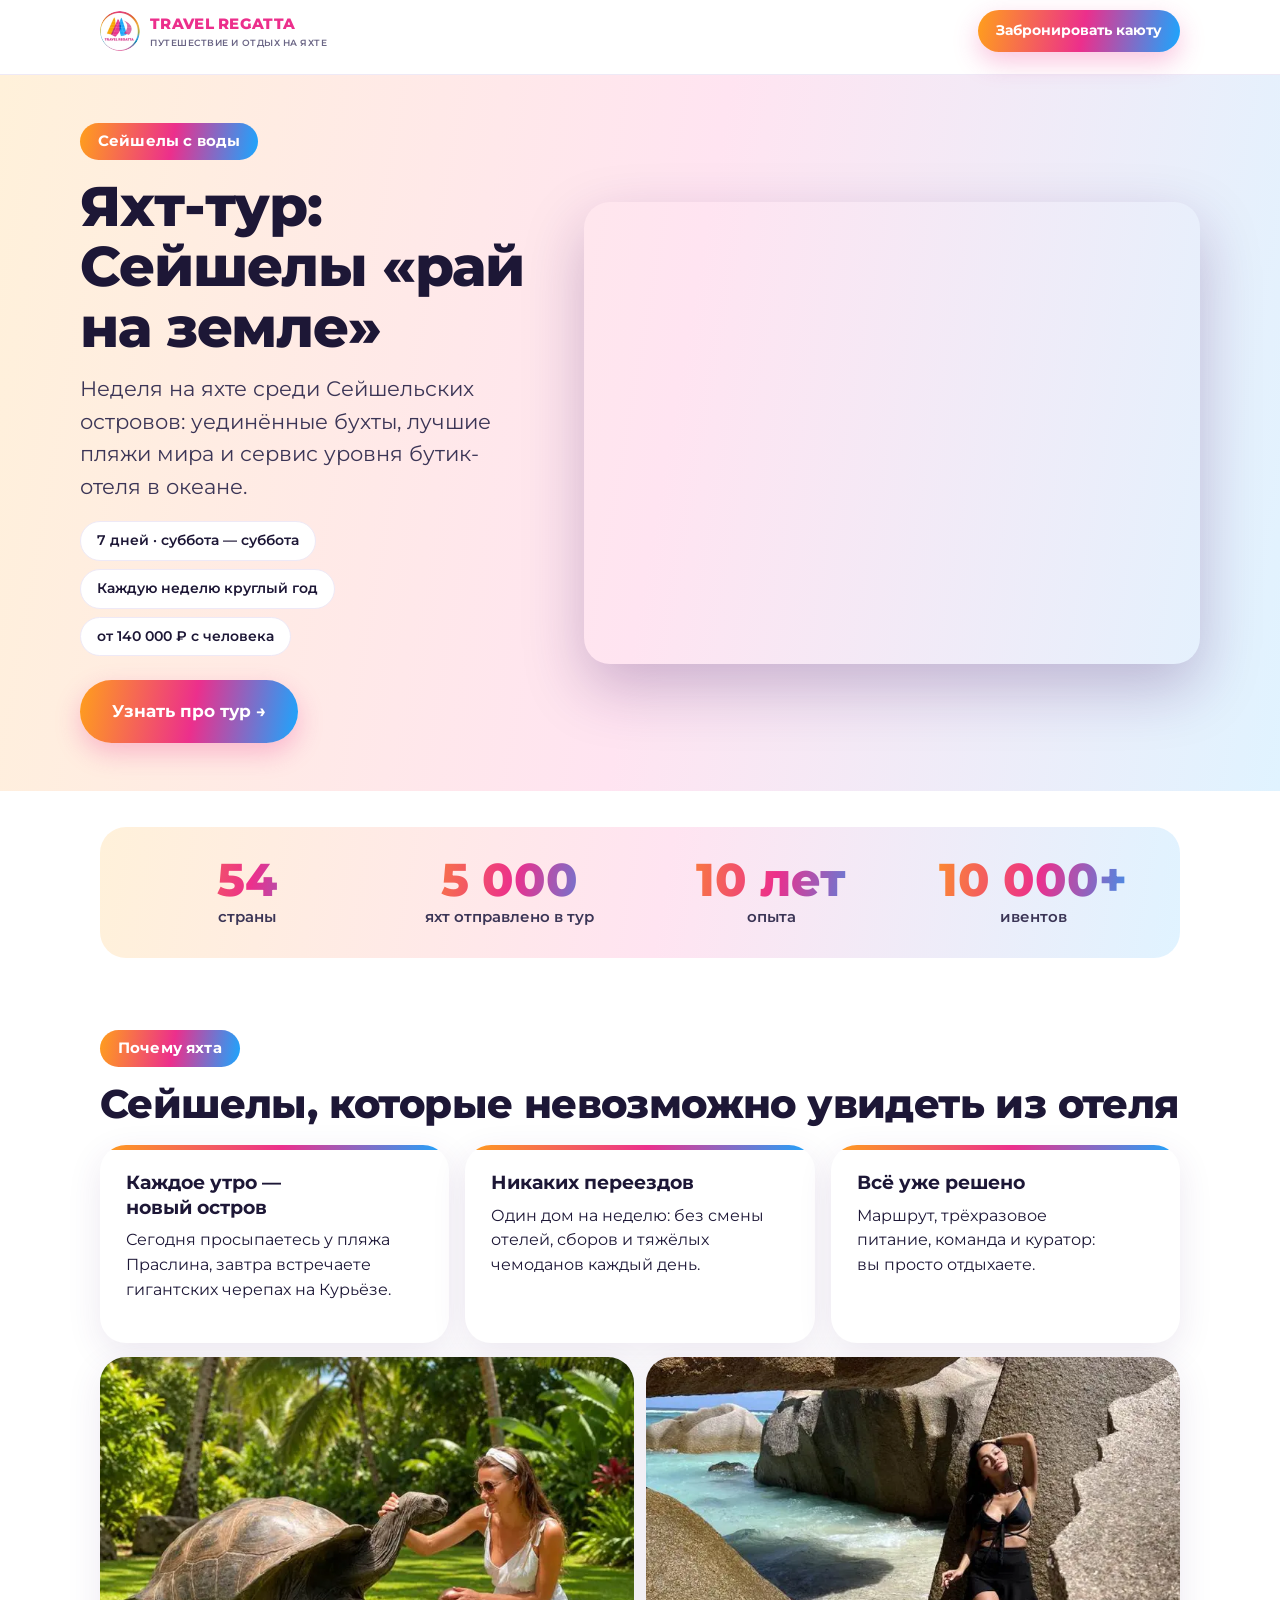
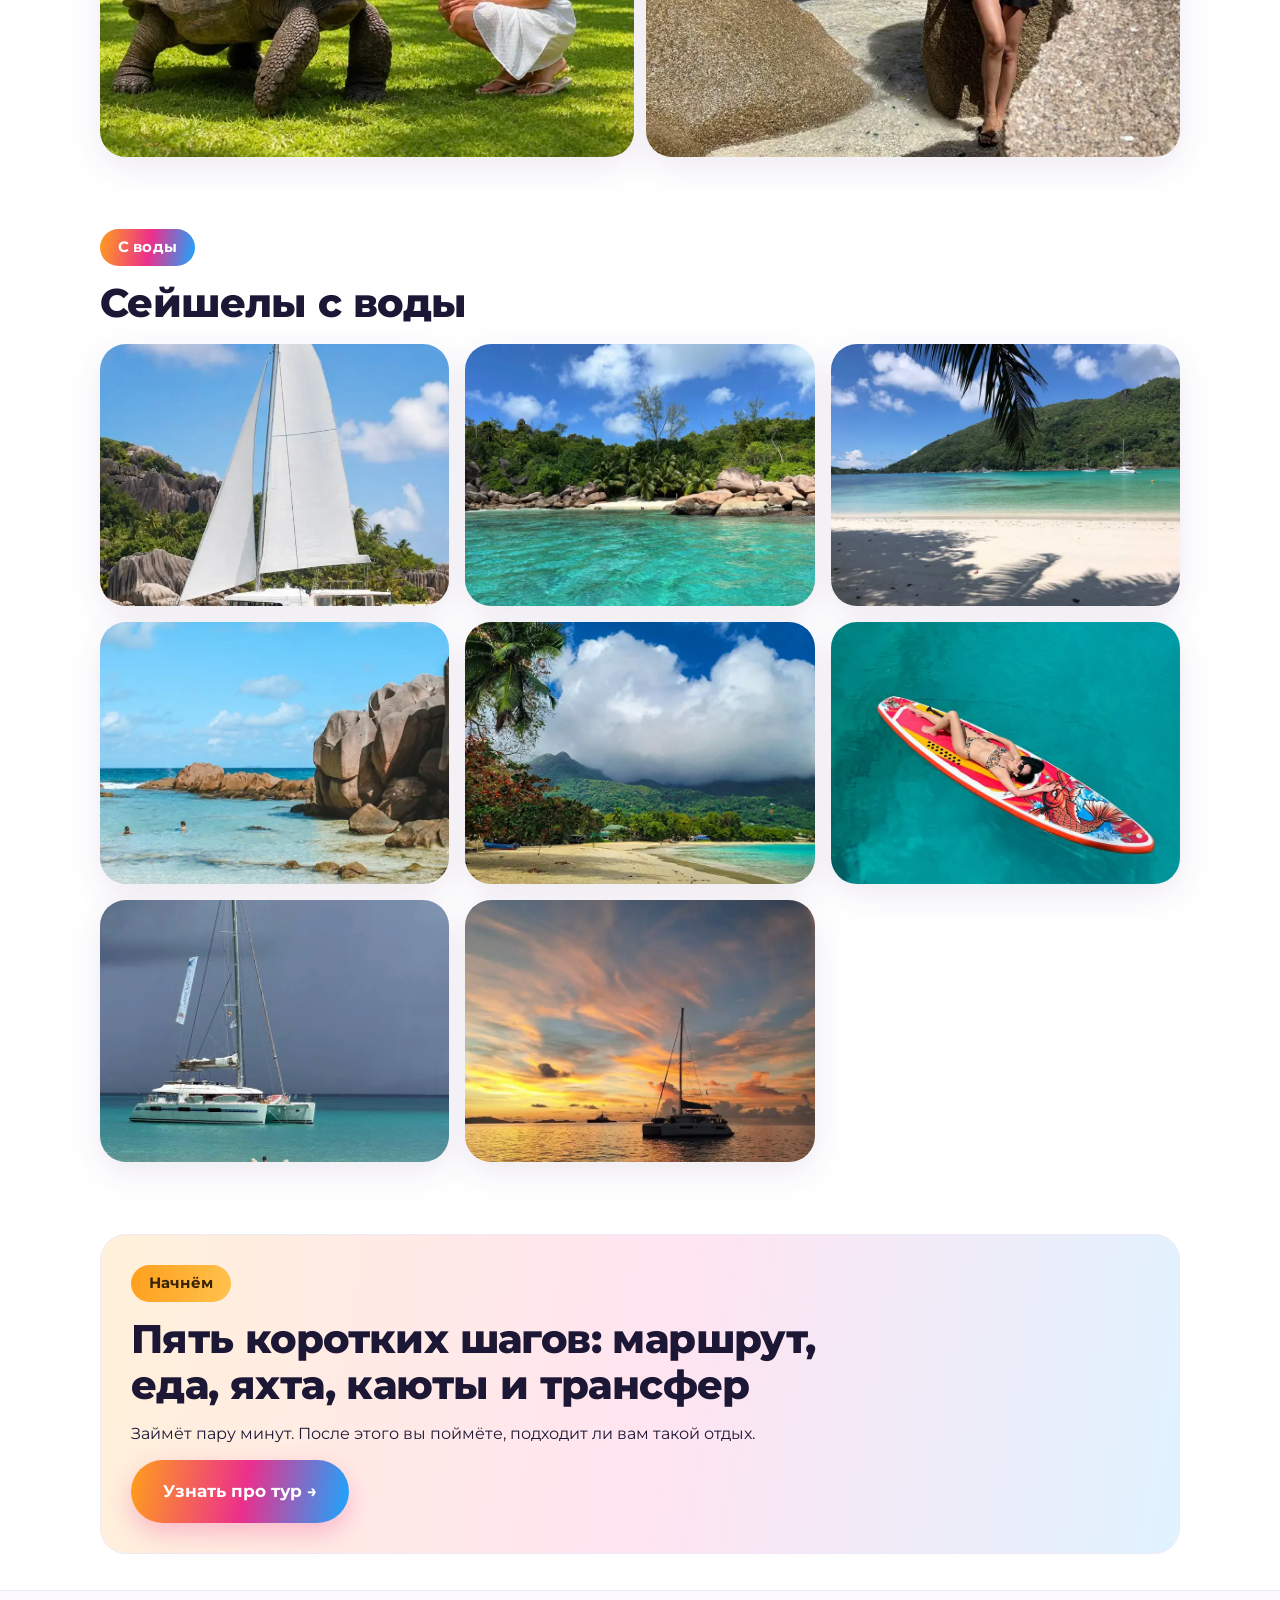
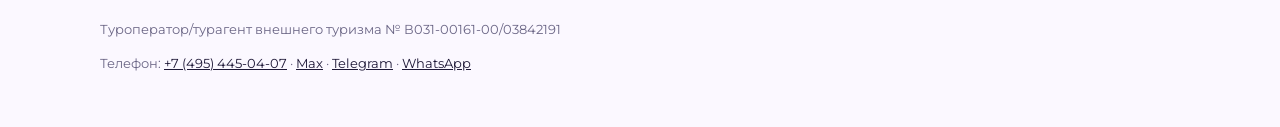
<file: index.html>
<!doctype html>
<html lang="ru">
<head>
<meta charset="utf-8">
<meta name="viewport" content="width=device-width,initial-scale=1">
<title>Яхт-тур Сейшелы — Travel Regatta</title>
<meta name="description" content="Яхт-тур по Сейшелам на катамаране Lagoon 620 от Travel Regatta. Каждую субботу, 7 дней, от 140 000 ₽ с человека.">
<link rel="preconnect" href="https://fonts.googleapis.com">
<link rel="preconnect" href="https://fonts.gstatic.com" crossorigin>
<link rel="stylesheet" href="https://fonts.googleapis.com/css2?family=Montserrat:wght@400;600;700;800&display=swap">
<link rel="stylesheet" href="style.css">
<link rel="prefetch" href="step-1.html">
</head>
<body>
<header class="top">
 <div class="wrap"><a class="logo" href="index.html"><img src="logo.webp" alt="" width="40" height="40"><span>TRAVEL REGATTA<small>путешествие и отдых на яхте</small></span></a>
 <a class="btn blue" href="#book-modal" data-book>Забронировать каюту</a></div>
 
 <div style="height:12px"></div>
</header>

<section style="padding:0">
<div class="hero">
 <picture><source media="(max-width:700px)" srcset="hero-m-s.webp 640w, hero-m-l.webp 960w" sizes="100vw"><img src="hero-d-l.webp" srcset="hero-d-m.webp 1280w, hero-d-l.webp 2000w" sizes="100vw" alt="Катамаран Lagoon 620 на Сейшелах" fetchpriority="high"></picture>
 <div class="wrap">
  <span class="pill">Сейшелы с воды</span>
  <h1>Яхт-тур: Сейшелы «рай на земле»</h1>
  <p class="lead">Неделя на яхте среди Сейшельских островов: уединённые бухты, лучшие пляжи мира и сервис уровня бутик-отеля в океане.</p>
  <div class="chips"><span>7 дней · суббота — суббота</span><span>Каждую неделю круглый год</span><span>от 140 000 ₽ с человека</span></div>
  <a class="btn blue" href="step-1.html">Узнать про тур →</a>
 </div>
</div></section>

<section><div class="wrap">
 <div class="stats">
  <div><span class="num">54</span><span>страны</span></div>
  <div><span class="num">5 000</span><span>яхт отправлено в тур</span></div>
  <div><span class="num">10 лет</span><span>опыта</span></div>
  <div><span class="num">10 000+</span><span>ивентов</span></div>
 </div>
</div></section>

<section><div class="wrap">
 <span class="pill">Почему яхта</span>
 <h2>Сейшелы, которые невозможно увидеть из отеля</h2>
 <div class="cards c3">
  <div class="card"><h3>Каждое утро — новый остров</h3><p>Сегодня просыпаетесь у пляжа Праслина, завтра встречаете гигантских черепах на Курьёзе.</p></div>
  <div class="card"><h3>Никаких переездов</h3><p>Один дом на неделю: без смены отелей, сборов и тяжёлых чемоданов каждый день.</p></div>
  <div class="card"><h3>Всё уже решено</h3><p>Маршрут, трёхразовое питание, команда и куратор: вы просто отдыхаете.</p></div>
 </div>
 <div class="g2" style="margin-top:14px">
  <div class="ph r43"><img src="pdf-s3a-l.webp" srcset="pdf-s3a-s.webp 760w, pdf-s3a-l.webp 1400w" sizes="(max-width:860px) 50vw, 540px" alt="Гигантская черепаха на Курьёзе" loading="lazy" decoding="async"></div>
  <div class="ph r43"><img src="pdf-s3b-l.webp" srcset="pdf-s3b-s.webp 760w, pdf-s3b-l.webp 1400w" sizes="(max-width:860px) 50vw, 540px" alt="Гранитные скалы Ла-Диг" loading="lazy" decoding="async"></div>
 </div>
</div></section>

<!--enh:water-->
<section><div class="wrap"><span class="pill">С воды</span><h2>Сейшелы с воды</h2><div class="mos"><div class="ph r43"><img src="pdf-sail2-l.webp" srcset="pdf-sail2-s.webp 760w, pdf-sail2-l.webp 1400w" sizes="(max-width:760px) 50vw, 360px" alt="Катамаран у гранитных скал" loading="lazy" decoding="async"></div><div class="ph r43"><img src="day2-003-l.webp" srcset="day2-003-s.webp 760w, day2-003-l.webp 1400w" sizes="(max-width:760px) 50vw, 360px" alt="Берег острова и бирюзовая вода" loading="lazy" decoding="async"></div><div class="ph r43"><img src="day4-013-l.webp" srcset="day4-013-s.webp 760w, day4-013-l.webp 1400w" sizes="(max-width:760px) 50vw, 360px" alt="Бухта с пальмами" loading="lazy" decoding="async"></div><div class="ph r43"><img src="day5-022-l.webp" srcset="day5-022-s.webp 760w, day5-022-l.webp 1400w" sizes="(max-width:760px) 50vw, 360px" alt="Гранитные валуны Ла-Диг" loading="lazy" decoding="async"></div><div class="ph r43"><img src="day6-024-l.webp" srcset="day6-024-s.webp 760w, day6-024-l.webp 1400w" sizes="(max-width:760px) 50vw, 360px" alt="Побережье Маэ" loading="lazy" decoding="async"></div><div class="ph r43"><img src="day4-015-l.webp" srcset="day4-015-s.webp 760w, day4-015-l.webp 1400w" sizes="(max-width:760px) 50vw, 360px" alt="SUP в бирюзовой воде" loading="lazy" decoding="async"></div><!--enh:water-add--><div class="ph r43"><img src="apr-5115-l.webp" srcset="apr-5115-s.webp 760w, apr-5115-l.webp 1400w" sizes="(max-width:760px) 50vw, 360px" alt="Яхта у пляжа с бирюзовой водой" loading="lazy" decoding="async"></div><div class="ph r43"><img src="apr-4932-l.webp" srcset="apr-4932-s.webp 760w, apr-4932-l.webp 1400w" sizes="(max-width:760px) 50vw, 360px" alt="Катамаран на закате" loading="lazy" decoding="async"></div></div></div></section>
<section><div class="wrap">
 <div class="next">
  <span class="pill yellow">Начнём</span>
  <h2>Пять коротких шагов: маршрут, еда, яхта, каюты и трансфер</h2>
  <p style="margin:0">Займёт пару минут. После этого вы поймёте, подходит ли вам такой отдых.</p>
  <a class="btn" href="step-1.html">Узнать про тур →</a>
 </div>
</div></section>

<footer><div class="wrap">
 <p>Туроператор/турагент внешнего туризма № В031-00161-00/03842191</p>
 <p>Телефон: <a href="tel:+74954450407">+7 (495) 445-04-07</a> · <a href="#">Max</a> · <a href="#">Telegram</a> · <a href="#">WhatsApp</a></p>
</div></footer>
<!--enh:modal-->
<div class="modal" id="book-modal" role="dialog" aria-modal="true" aria-labelledby="m-title">
 <div class="modal-box">
  <button class="modal-x" type="button" data-close aria-label="Закрыть">×</button>
  <span class="pill">Бронь</span>
  <h2 id="m-title">Забронируйте каюту</h2>
  <p class="modal-price">от 140 000 ₽ с человека при размещении по двое в каюте. Бронируйте заранее: выгоднее билеты и больше выбор кают.</p>
  <form id="m-lead" action="#" method="post" novalidate>
   <div><label for="m-name">Имя</label><input id="m-name" name="name" type="text" autocomplete="name" required placeholder="Как к вам обращаться"></div>
   <div><label for="m-phone">Телефон</label><input id="m-phone" name="phone" type="tel" autocomplete="tel" required placeholder="+7"></div>
   <div><label>Удобный мессенджер</label>
    <div class="msg">
     <label><input type="radio" name="messenger" value="Telegram" checked><span>Telegram</span></label>
     <label><input type="radio" name="messenger" value="WhatsApp"><span>WhatsApp</span></label>
     <label><input type="radio" name="messenger" value="Max"><span>Max</span></label>
    </div></div>
   <div><label for="m-date">Желаемая суббота</label><select id="m-date" name="date"><option>Пока не определился(лась)</option></select></div>
   <button class="btn wide" type="submit">Забронировать каюту</button>
   <p class="note">Нажимая кнопку, вы соглашаетесь на обработку персональных данных. Это прототип: форма пока никуда не отправляется.</p>
  </form>
  <div class="ok" id="m-ok"><h3>Спасибо!</h3><p style="margin:0">Менеджер напишет вам в выбранный мессенджер.</p></div>
 </div>
</div>
<script>
(function(){
  var m=document.getElementById('book-modal'),f=document.getElementById('m-lead'),ok=document.getElementById('m-ok'),s=document.getElementById('m-date'),d=new Date(),i,o;
  d.setDate(d.getDate()+((6-d.getDay()+7)%7||7));
  for(i=0;i<16;i++){o=document.createElement('option');o.textContent=d.toLocaleDateString('ru-RU',{day:'numeric',month:'long',year:'numeric'});s.appendChild(o);d.setDate(d.getDate()+7);}
  function open(){f.style.display='';ok.style.display='none';m.classList.add('open');document.documentElement.classList.add('modal-open');setTimeout(function(){document.getElementById('m-name').focus();},60);}
  function close(){m.classList.remove('open');document.documentElement.classList.remove('modal-open');}
  document.addEventListener('click',function(e){
    if(e.target.closest('[data-book]')){e.preventDefault();open();return;}
    if(m.classList.contains('open')&&(e.target===m||e.target.closest('[data-close]')))close();
  });
  document.addEventListener('keydown',function(e){if(e.key==='Escape')close();});
  f.addEventListener('submit',function(e){e.preventDefault();f.style.display='none';ok.style.display='block';});
})();
</script>
<!--enh:lightbox-->
<div class="lb" id="lb" role="dialog" aria-modal="true" aria-label="Просмотр фото">
 <button class="lb-x" type="button" aria-label="Закрыть">×</button>
 <button class="lb-p" type="button" aria-label="Предыдущее фото">‹</button>
 <img alt="" id="lb-img">
 <button class="lb-n" type="button" aria-label="Следующее фото">›</button>
 <div class="lb-c" id="lb-c"></div>
</div>
<script>
(function(){
  var lb=document.getElementById('lb'),im=document.getElementById('lb-img'),cap=document.getElementById('lb-c'),list=[],i=0,x0=null;
  function big(s){return s.replace(/-s\.webp/,'-l.webp');}
  function show(n){i=(n+list.length)%list.length;var e=list[i];im.src=big(e.currentSrc||e.src);im.alt=e.alt||'';cap.textContent=(e.alt?e.alt+' · ':'')+(i+1)+' / '+list.length;}
  function open(e){list=[].slice.call(document.querySelectorAll('.ph img, .map img')).filter(function(a){return !a.closest('.modal');});i=list.indexOf(e);if(i<0)return;show(i);lb.classList.add('open');document.documentElement.classList.add('modal-open');}
  function close(){lb.classList.remove('open');document.documentElement.classList.remove('modal-open');im.removeAttribute('src');}
  document.addEventListener('click',function(e){
    var t=e.target;
    if(lb.classList.contains('open')){
      if(t.closest('.lb-x')||t===lb)close();
      else if(t.closest('.lb-p'))show(i-1);
      else if(t.closest('.lb-n'))show(i+1);
      return;
    }
    if(t.tagName==='IMG'&&t.closest('.ph, .map')&&!t.closest('.modal')){open(t);}
  });
  document.addEventListener('keydown',function(e){
    if(!lb.classList.contains('open'))return;
    if(e.key==='Escape')close();else if(e.key==='ArrowLeft')show(i-1);else if(e.key==='ArrowRight')show(i+1);
  });
  lb.addEventListener('touchstart',function(e){x0=e.touches[0].clientX;},{passive:true});
  lb.addEventListener('touchend',function(e){if(x0===null)return;var dx=e.changedTouches[0].clientX-x0;x0=null;if(Math.abs(dx)>50)show(i+(dx<0?1:-1));},{passive:true});
})();
</script>
<div class="sticky"><a class="btn blue" href="step-1.html">Узнать про тур →</a></div>
</body>
</html>
</file>
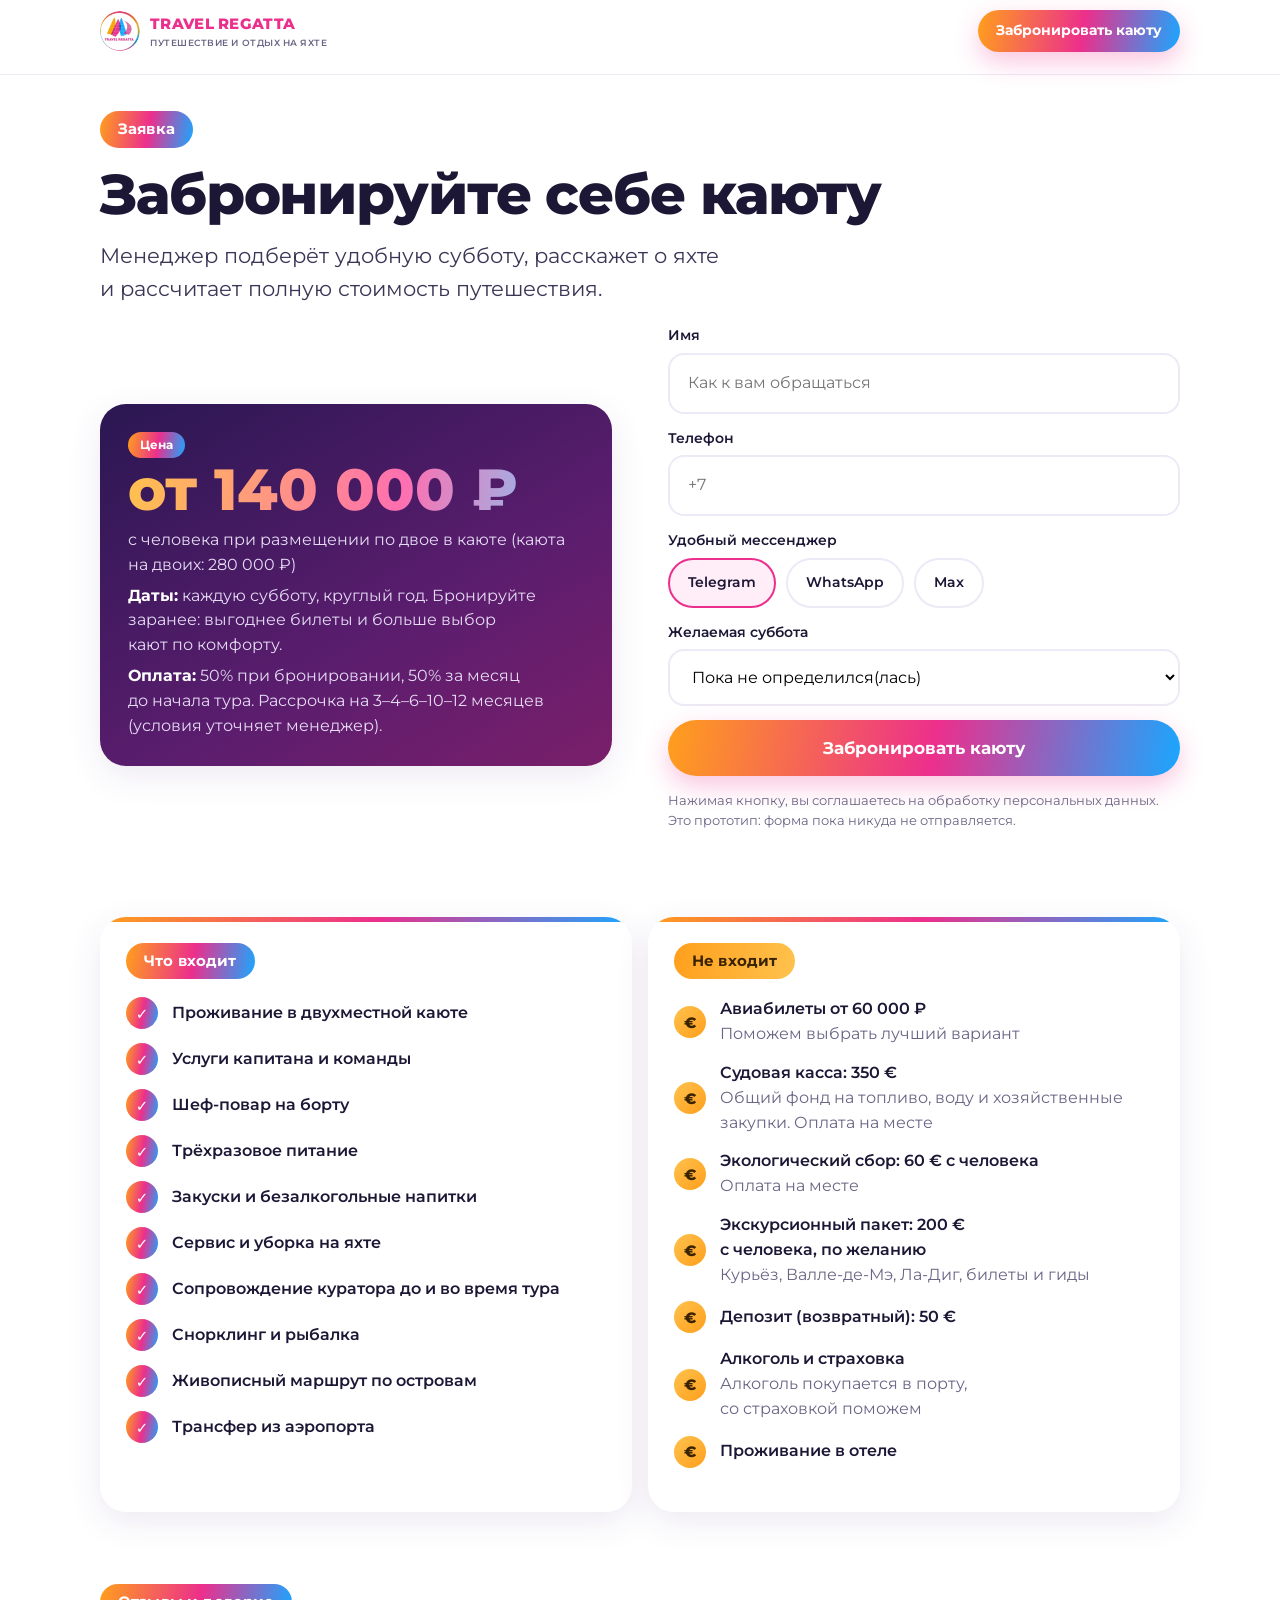
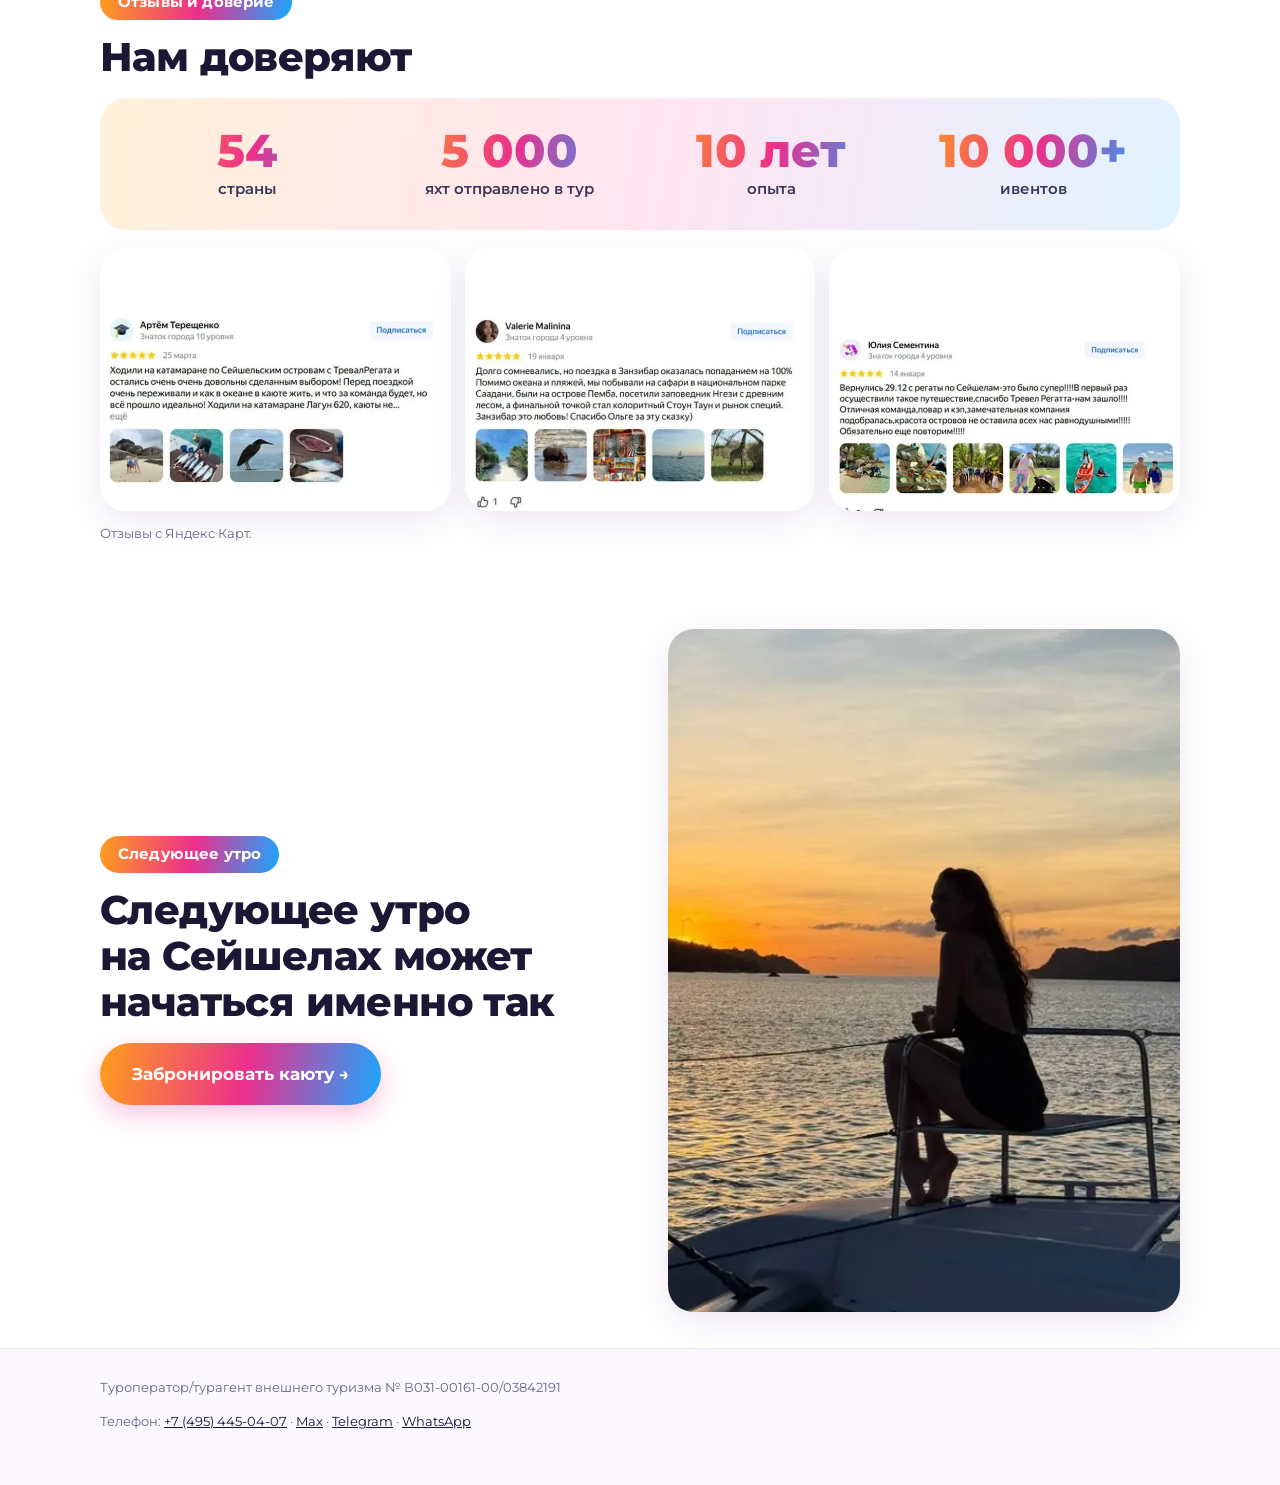
<file: apply.html>
<!doctype html>
<html lang="ru">
<head>
<meta charset="utf-8">
<meta name="viewport" content="width=device-width,initial-scale=1">
<title>Забронировать каюту — Travel Regatta</title>
<meta name="description" content="Яхт-тур по Сейшелам на катамаране Lagoon 620 от Travel Regatta. Каждую субботу, 7 дней, от 140 000 ₽ с человека.">
<link rel="preconnect" href="https://fonts.googleapis.com">
<link rel="preconnect" href="https://fonts.gstatic.com" crossorigin>
<link rel="stylesheet" href="https://fonts.googleapis.com/css2?family=Montserrat:wght@400;600;700;800&display=swap">
<link rel="stylesheet" href="style.css">

</head>
<body>
<header class="top">
 <div class="wrap"><a class="logo" href="index.html"><img src="logo.webp" alt="" width="40" height="40"><span>TRAVEL REGATTA<small>путешествие и отдых на яхте</small></span></a>
 <a class="btn blue" href="apply.html">Забронировать каюту</a></div>
 
 <div style="height:12px"></div>
</header>

<section><div class="wrap">
 <span class="pill">Заявка</span>
 <h1>Забронируйте себе каюту</h1>
 <p class="lead">Менеджер подберёт удобную субботу, расскажет о яхте и рассчитает полную стоимость путешествия.</p>
 <div class="split" style="margin-top:20px">
  <div class="price">
   <span class="tag">Цена</span>
   <span class="num">от 140 000 ₽</span>
   <p>с человека при размещении по двое в каюте (каюта на двоих: 280 000 ₽)</p>
   <p><b style="color:#fff">Даты:</b> каждую субботу, круглый год. Бронируйте заранее: выгоднее билеты и больше выбор кают по комфорту.</p>
   <p><b style="color:#fff">Оплата:</b> 50% при бронировании, 50% за месяц до начала тура. Рассрочка на 3–4–6–10–12 месяцев (условия уточняет менеджер).</p>
  </div>
  <div id="form">
   <form id="lead" action="#" method="post" novalidate>
    <div><label for="name">Имя</label><input id="name" name="name" type="text" autocomplete="name" required placeholder="Как к вам обращаться"></div>
    <div><label for="phone">Телефон</label><input id="phone" name="phone" type="tel" autocomplete="tel" required placeholder="+7"></div>
    <div><label>Удобный мессенджер</label>
     <div class="msg">
      <label><input type="radio" name="messenger" value="Telegram" checked><span>Telegram</span></label>
      <label><input type="radio" name="messenger" value="WhatsApp"><span>WhatsApp</span></label>
      <label><input type="radio" name="messenger" value="Max"><span>Max</span></label>
     </div></div>
    <div><label for="date">Желаемая суббота</label><select id="date" name="date"><option>Пока не определился(лась)</option></select></div>
    <button class="btn blue wide" type="submit">Забронировать каюту</button>
    <p class="note">Нажимая кнопку, вы соглашаетесь на обработку персональных данных. Это прототип: форма пока никуда не отправляется.</p>
   </form>
   <div class="ok" id="ok"><h3>Спасибо!</h3><p style="margin:0">Менеджер напишет вам в выбранный мессенджер.</p></div>
  </div>
 </div>
</div></section>

<section><div class="wrap">
 <div class="cards c2">
  <div class="card"><span class="pill">Что входит</span>
   <ul class="checks "><li>Проживание в двухместной каюте</li><li>Услуги капитана и команды</li><li>Шеф-повар на борту</li><li>Трёхразовое питание</li><li>Закуски и безалкогольные напитки</li><li>Сервис и уборка на яхте</li><li>Сопровождение куратора до и во время тура</li><li>Снорклинг и рыбалка</li><li>Живописный маршрут по островам</li><li>Трансфер из аэропорта</li></ul>
  </div>
  <div class="card"><span class="pill yellow">Не входит</span>
   <ul class="checks minus"><li><div>Авиабилеты от 60 000 ₽<span>Поможем выбрать лучший вариант</span></div></li><li><div>Судовая касса: 350 €<span>Общий фонд на топливо, воду и хозяйственные закупки. Оплата на месте</span></div></li><li><div>Экологический сбор: 60 € с человека<span>Оплата на месте</span></div></li><li><div>Экскурсионный пакет: 200 € с человека, по желанию<span>Курьёз, Валле-де-Мэ, Ла-Диг, билеты и гиды</span></div></li><li><div>Депозит (возвратный): 50 €</div></li><li><div>Алкоголь и страховка<span>Алкоголь покупается в порту, со страховкой поможем</span></div></li><li><div>Проживание в отеле</div></li></ul>
  </div>
 </div>
</div></section>

<section><div class="wrap">
 <span class="pill">Отзывы и доверие</span>
 <h2>Нам доверяют</h2>
 <div class="stats" style="margin-bottom:18px">
  <div><span class="num">54</span><span>страны</span></div>
  <div><span class="num">5 000</span><span>яхт отправлено в тур</span></div>
  <div><span class="num">10 лет</span><span>опыта</span></div>
  <div><span class="num">10 000+</span><span>ивентов</span></div>
 </div>
 <div class="rv">
  <div class="ph r43"><img src="review-058-l.webp" srcset="review-058-s.webp 760w, review-058-l.webp 1400w" sizes="(max-width:860px) 100vw, 360px" alt="Отзыв на Яндекс Картах" loading="lazy" decoding="async"></div>
  <div class="ph r43"><img src="review-061-l.webp" srcset="review-061-s.webp 760w, review-061-l.webp 1400w" sizes="(max-width:860px) 100vw, 360px" alt="Отзыв на Яндекс Картах" loading="lazy" decoding="async"></div>
  <div class="ph r43"><img src="review-062-l.webp" srcset="review-062-s.webp 760w, review-062-l.webp 1400w" sizes="(max-width:860px) 100vw, 360px" alt="Отзыв на Яндекс Картах" loading="lazy" decoding="async"></div>
 </div>
 <p class="note" style="margin-top:12px">Отзывы с Яндекс Карт.</p>
</div></section>

<section><div class="wrap">
 <div class="split">
  <div><span class="pill">Следующее утро</span><h2>Следующее утро на Сейшелах может начаться именно так</h2>
  <a class="btn blue" href="#form">Забронировать каюту →</a></div>
  <div class="ph r34"><img src="pdf-sunset-l.webp" srcset="pdf-sunset-s.webp 760w, pdf-sunset-l.webp 1400w" sizes="(max-width:860px) 100vw, 400px" alt="Закат с палубы яхты" loading="lazy" decoding="async"></div>
 </div>
</div></section>

<script>
(function(){
  var s=document.getElementById('date'),d=new Date(),i,o;
  d.setDate(d.getDate()+((6-d.getDay()+7)%7||7));
  for(i=0;i<16;i++){o=document.createElement('option');o.textContent=d.toLocaleDateString('ru-RU',{day:'numeric',month:'long',year:'numeric'});s.appendChild(o);d.setDate(d.getDate()+7);}
  document.getElementById('lead').addEventListener('submit',function(e){e.preventDefault();this.style.display='none';document.getElementById('ok').style.display='block';});
})();
</script>
<footer><div class="wrap">
 <p>Туроператор/турагент внешнего туризма № В031-00161-00/03842191</p>
 <p>Телефон: <a href="tel:+74954450407">+7 (495) 445-04-07</a> · <a href="#">Max</a> · <a href="#">Telegram</a> · <a href="#">WhatsApp</a></p>
</div></footer>
<!--enh:lightbox-->
<div class="lb" id="lb" role="dialog" aria-modal="true" aria-label="Просмотр фото">
 <button class="lb-x" type="button" aria-label="Закрыть">×</button>
 <button class="lb-p" type="button" aria-label="Предыдущее фото">‹</button>
 <img alt="" id="lb-img">
 <button class="lb-n" type="button" aria-label="Следующее фото">›</button>
 <div class="lb-c" id="lb-c"></div>
</div>
<script>
(function(){
  var lb=document.getElementById('lb'),im=document.getElementById('lb-img'),cap=document.getElementById('lb-c'),list=[],i=0,x0=null;
  function big(s){return s.replace(/-s\.webp/,'-l.webp');}
  function show(n){i=(n+list.length)%list.length;var e=list[i];im.src=big(e.currentSrc||e.src);im.alt=e.alt||'';cap.textContent=(e.alt?e.alt+' · ':'')+(i+1)+' / '+list.length;}
  function open(e){list=[].slice.call(document.querySelectorAll('.ph img, .map img')).filter(function(a){return !a.closest('.modal');});i=list.indexOf(e);if(i<0)return;show(i);lb.classList.add('open');document.documentElement.classList.add('modal-open');}
  function close(){lb.classList.remove('open');document.documentElement.classList.remove('modal-open');im.removeAttribute('src');}
  document.addEventListener('click',function(e){
    var t=e.target;
    if(lb.classList.contains('open')){
      if(t.closest('.lb-x')||t===lb)close();
      else if(t.closest('.lb-p'))show(i-1);
      else if(t.closest('.lb-n'))show(i+1);
      return;
    }
    if(t.tagName==='IMG'&&t.closest('.ph, .map')&&!t.closest('.modal')){open(t);}
  });
  document.addEventListener('keydown',function(e){
    if(!lb.classList.contains('open'))return;
    if(e.key==='Escape')close();else if(e.key==='ArrowLeft')show(i-1);else if(e.key==='ArrowRight')show(i+1);
  });
  lb.addEventListener('touchstart',function(e){x0=e.touches[0].clientX;},{passive:true});
  lb.addEventListener('touchend',function(e){if(x0===null)return;var dx=e.changedTouches[0].clientX-x0;x0=null;if(Math.abs(dx)>50)show(i+(dx<0?1:-1));},{passive:true});
})();
</script>
<div class="sticky"><a class="btn blue" href="#form">Забронировать каюту →</a></div>
</body>
</html>
</file>
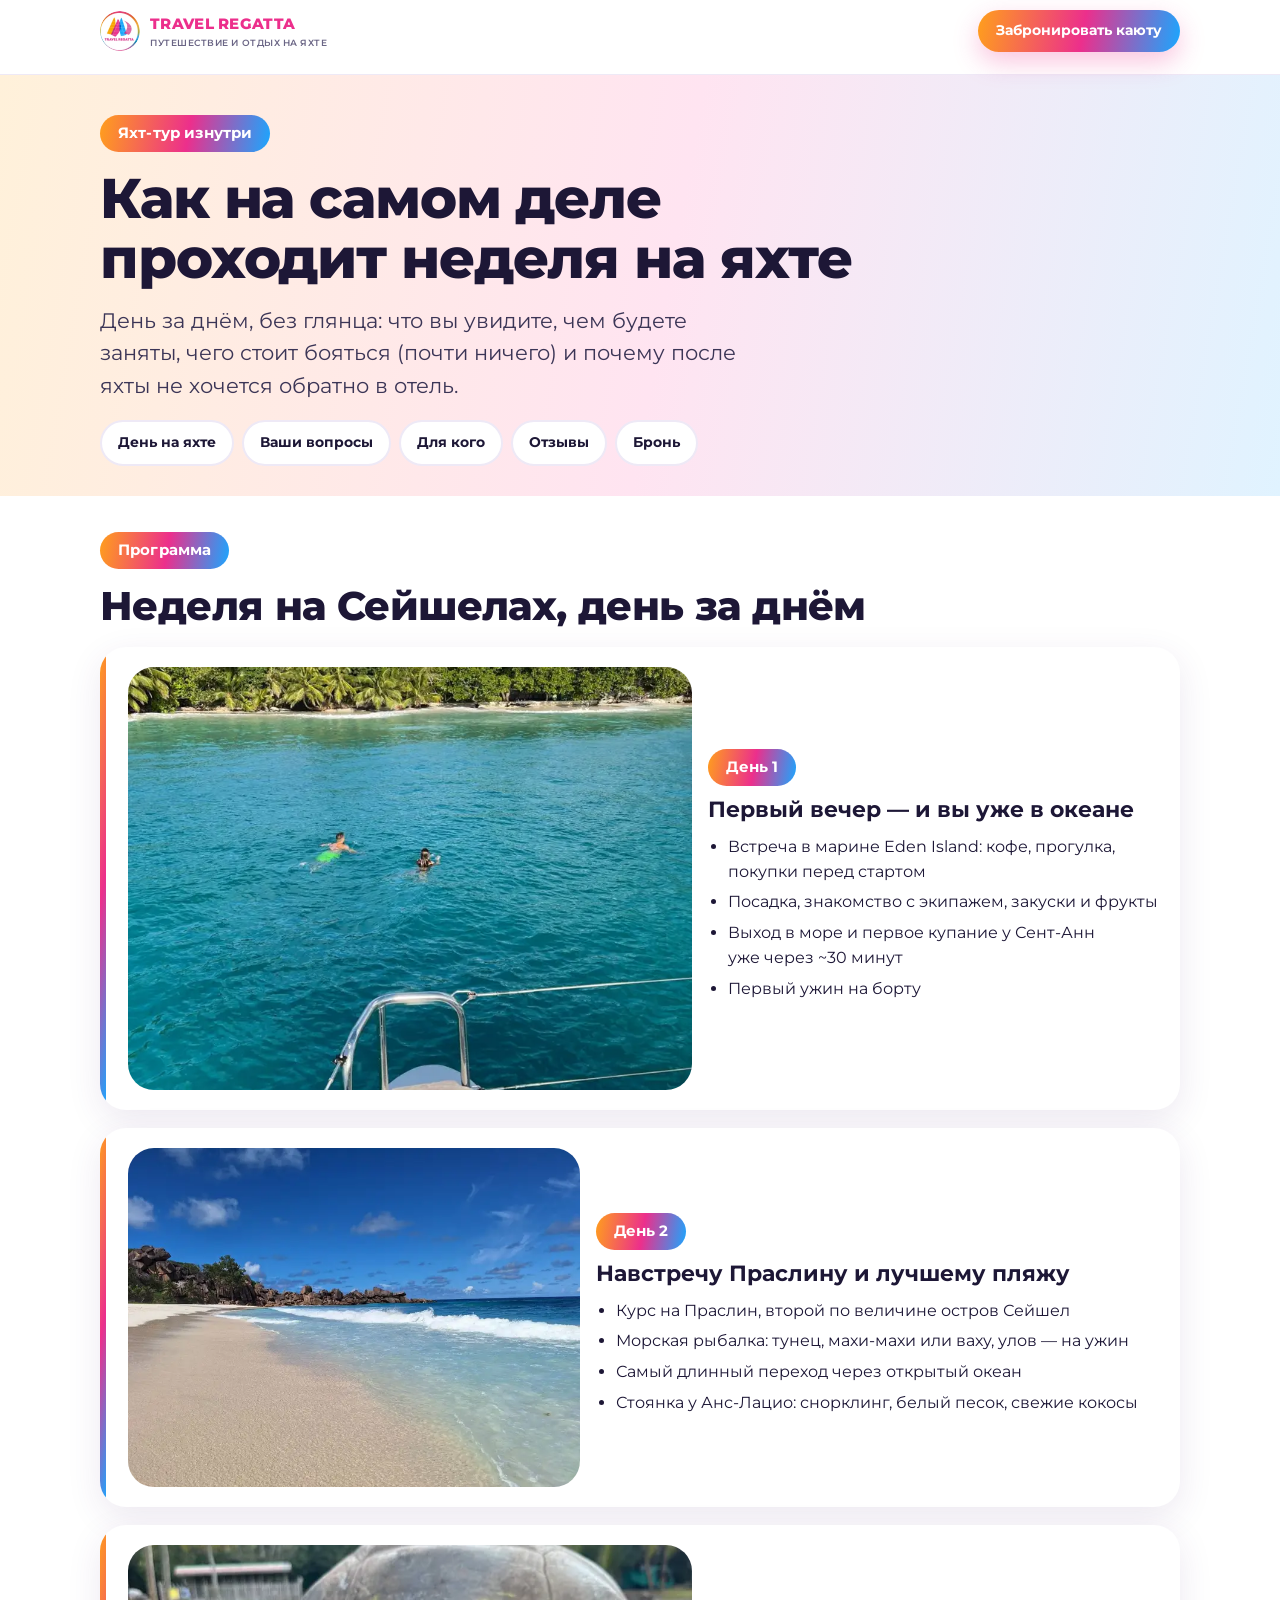
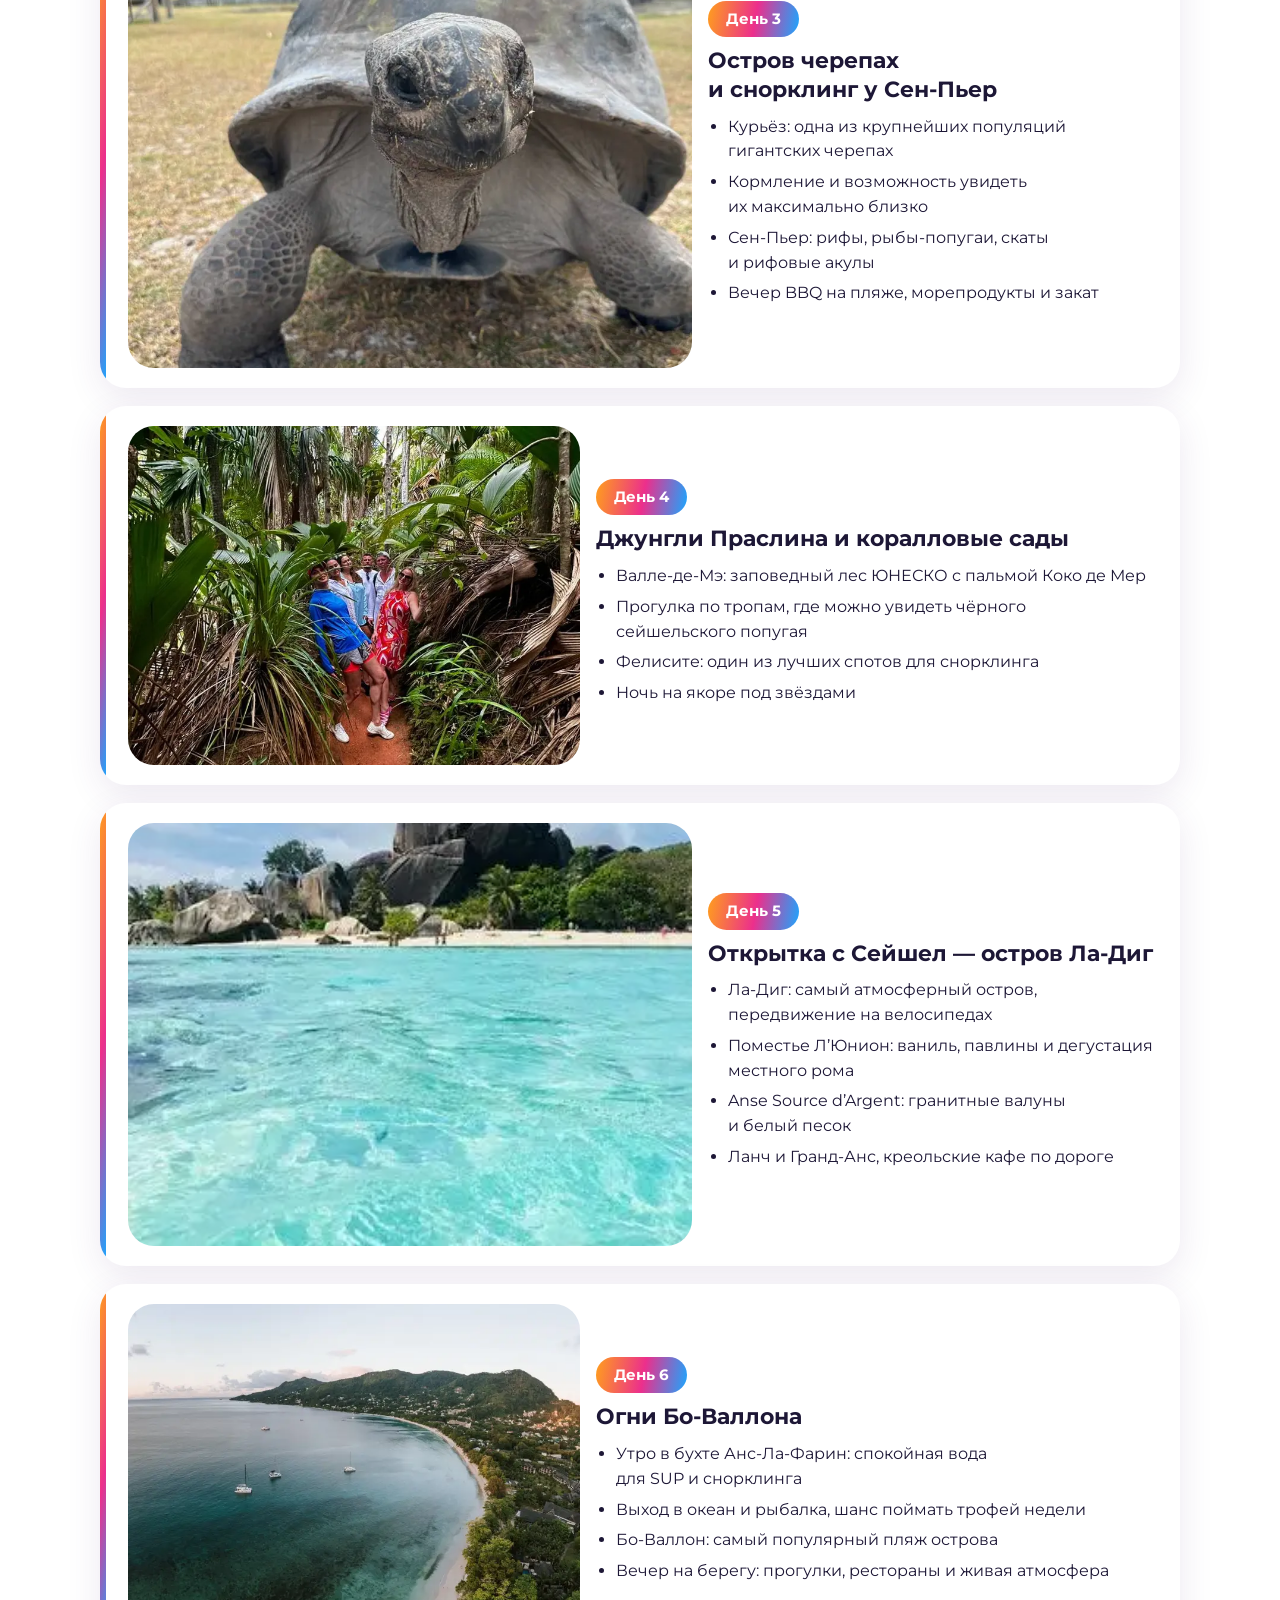
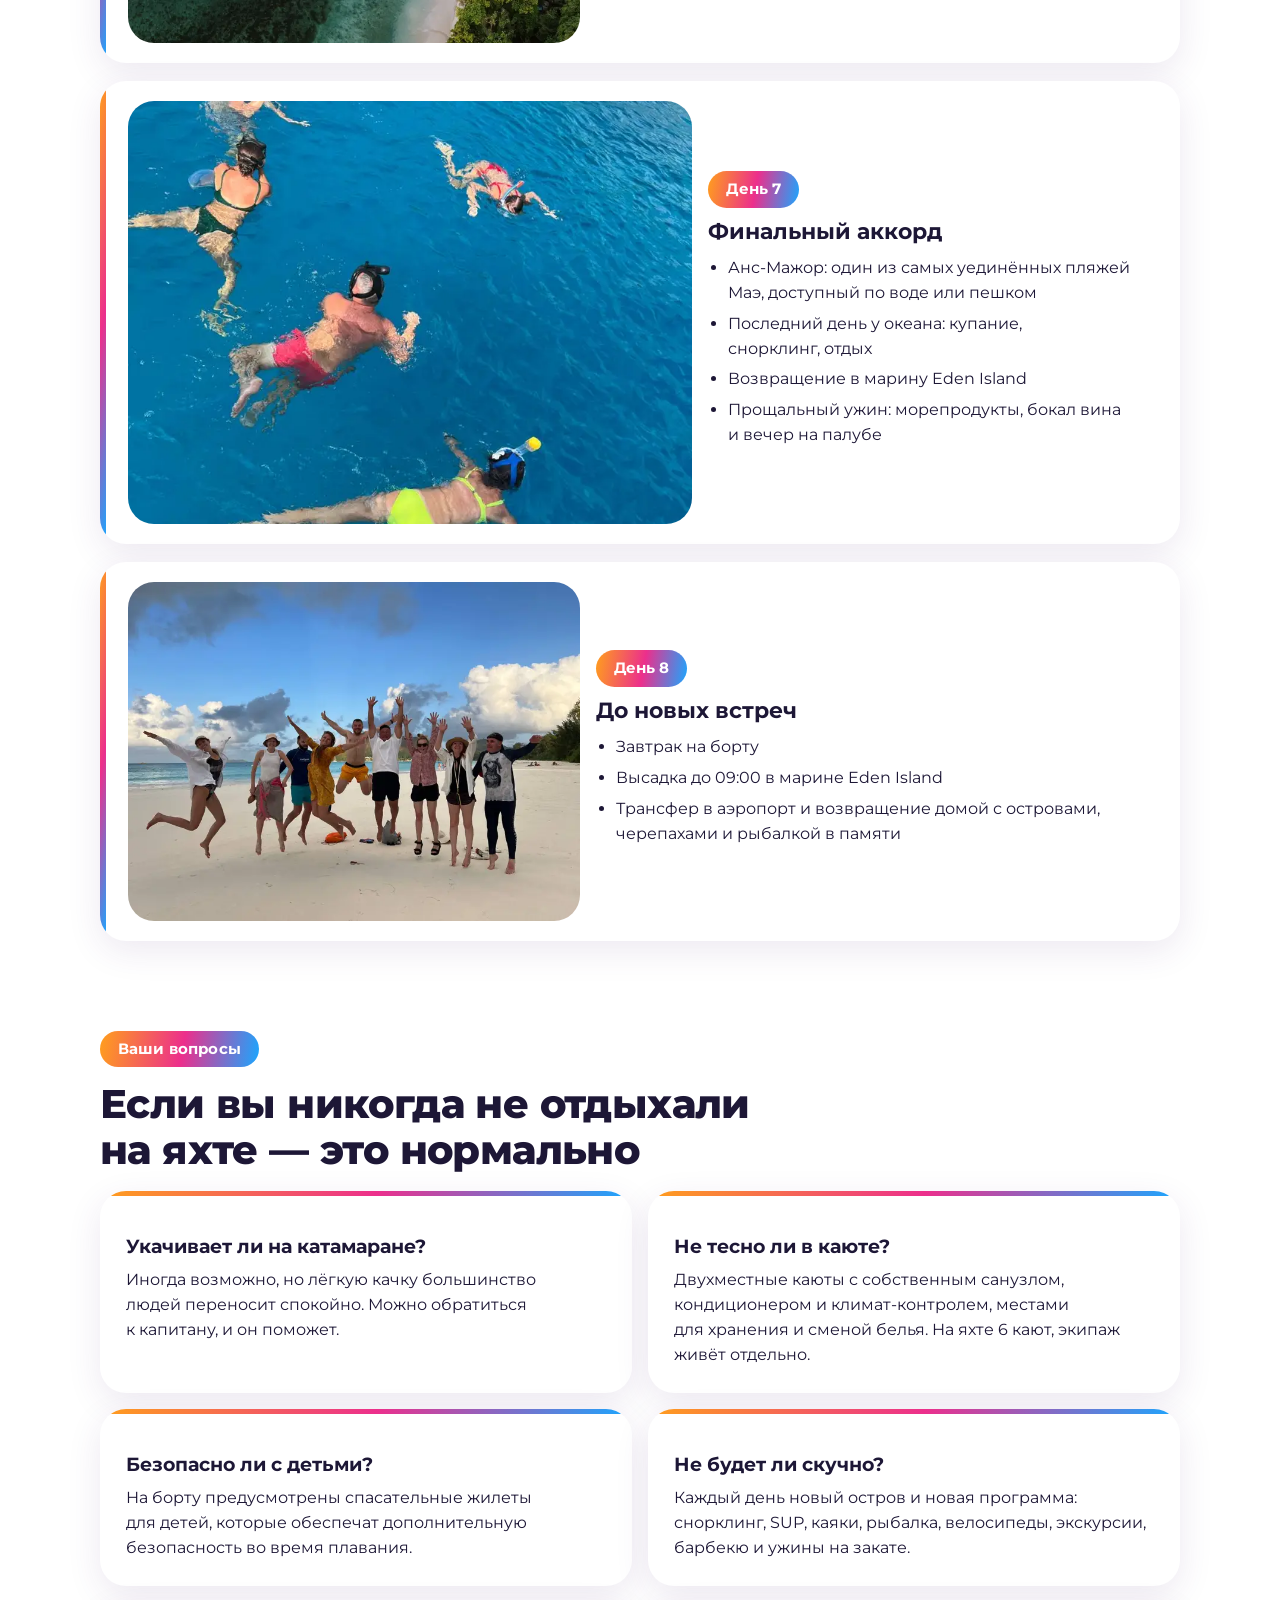
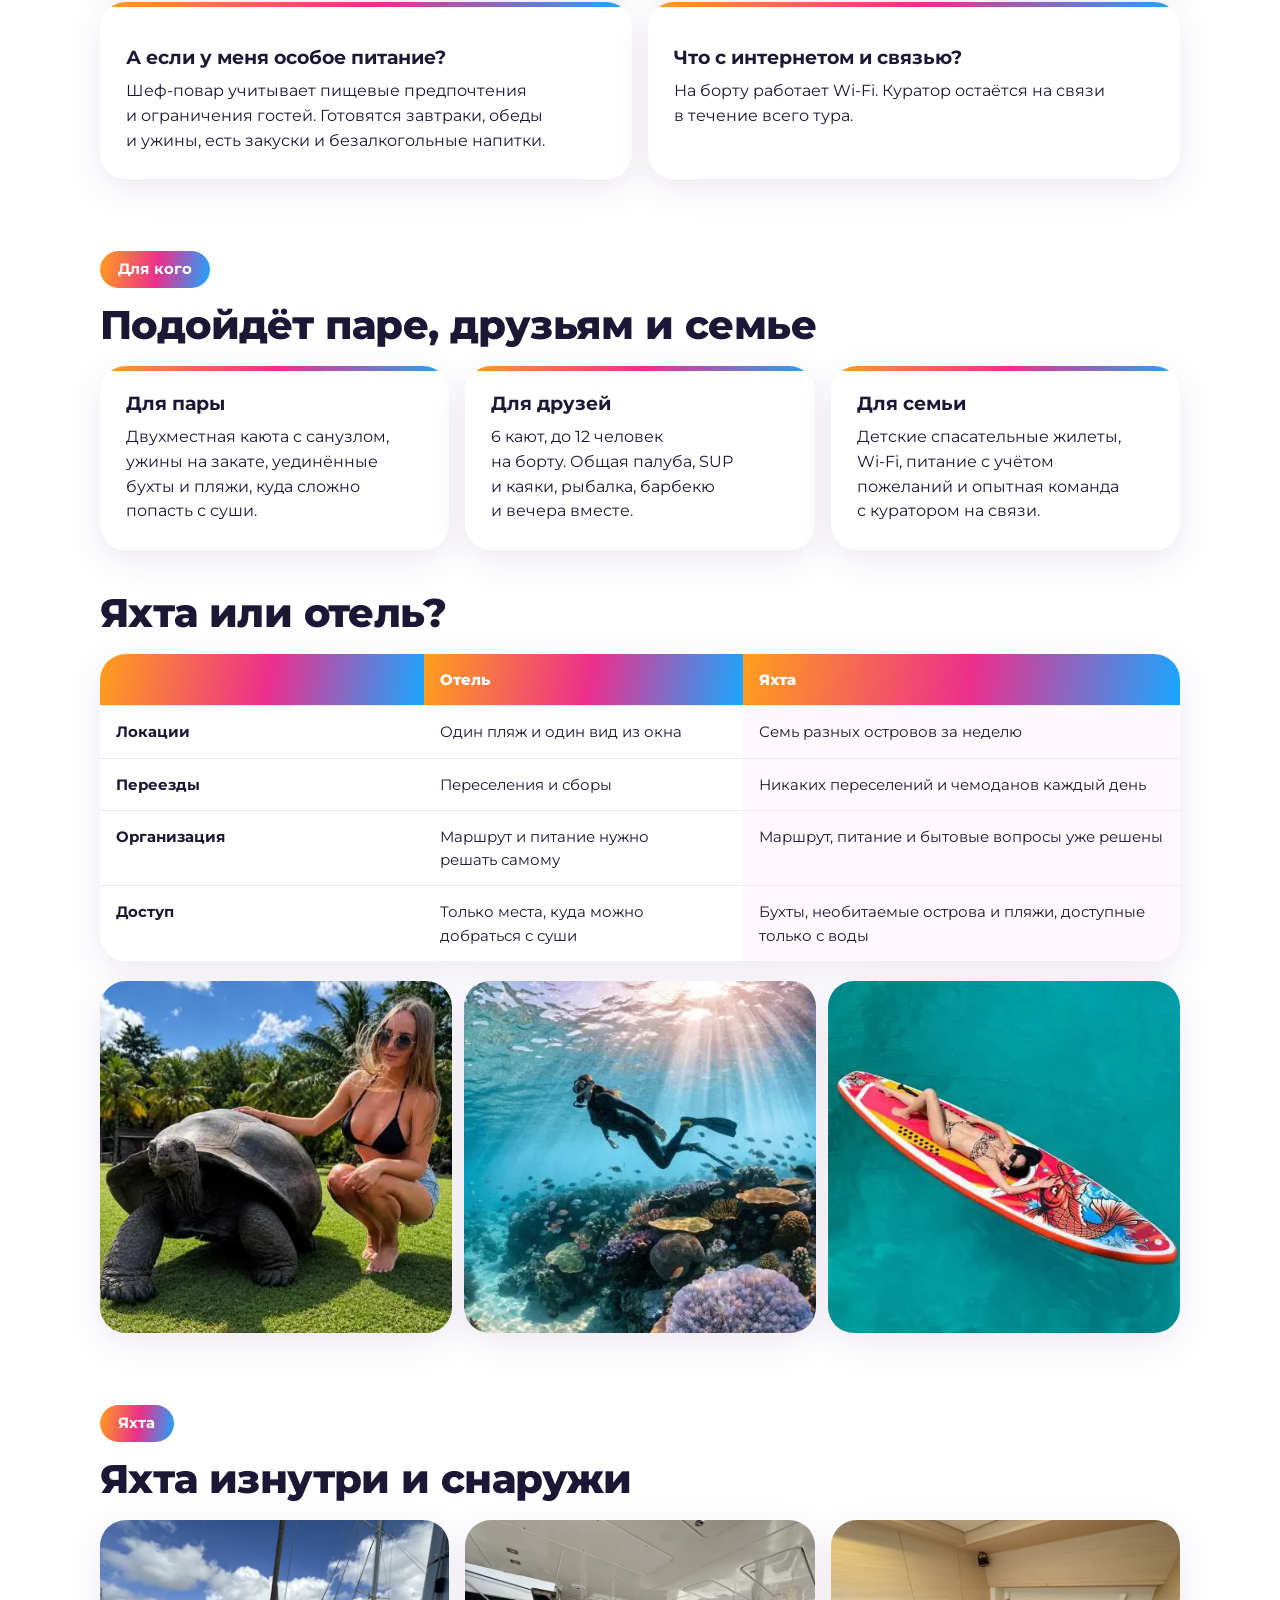
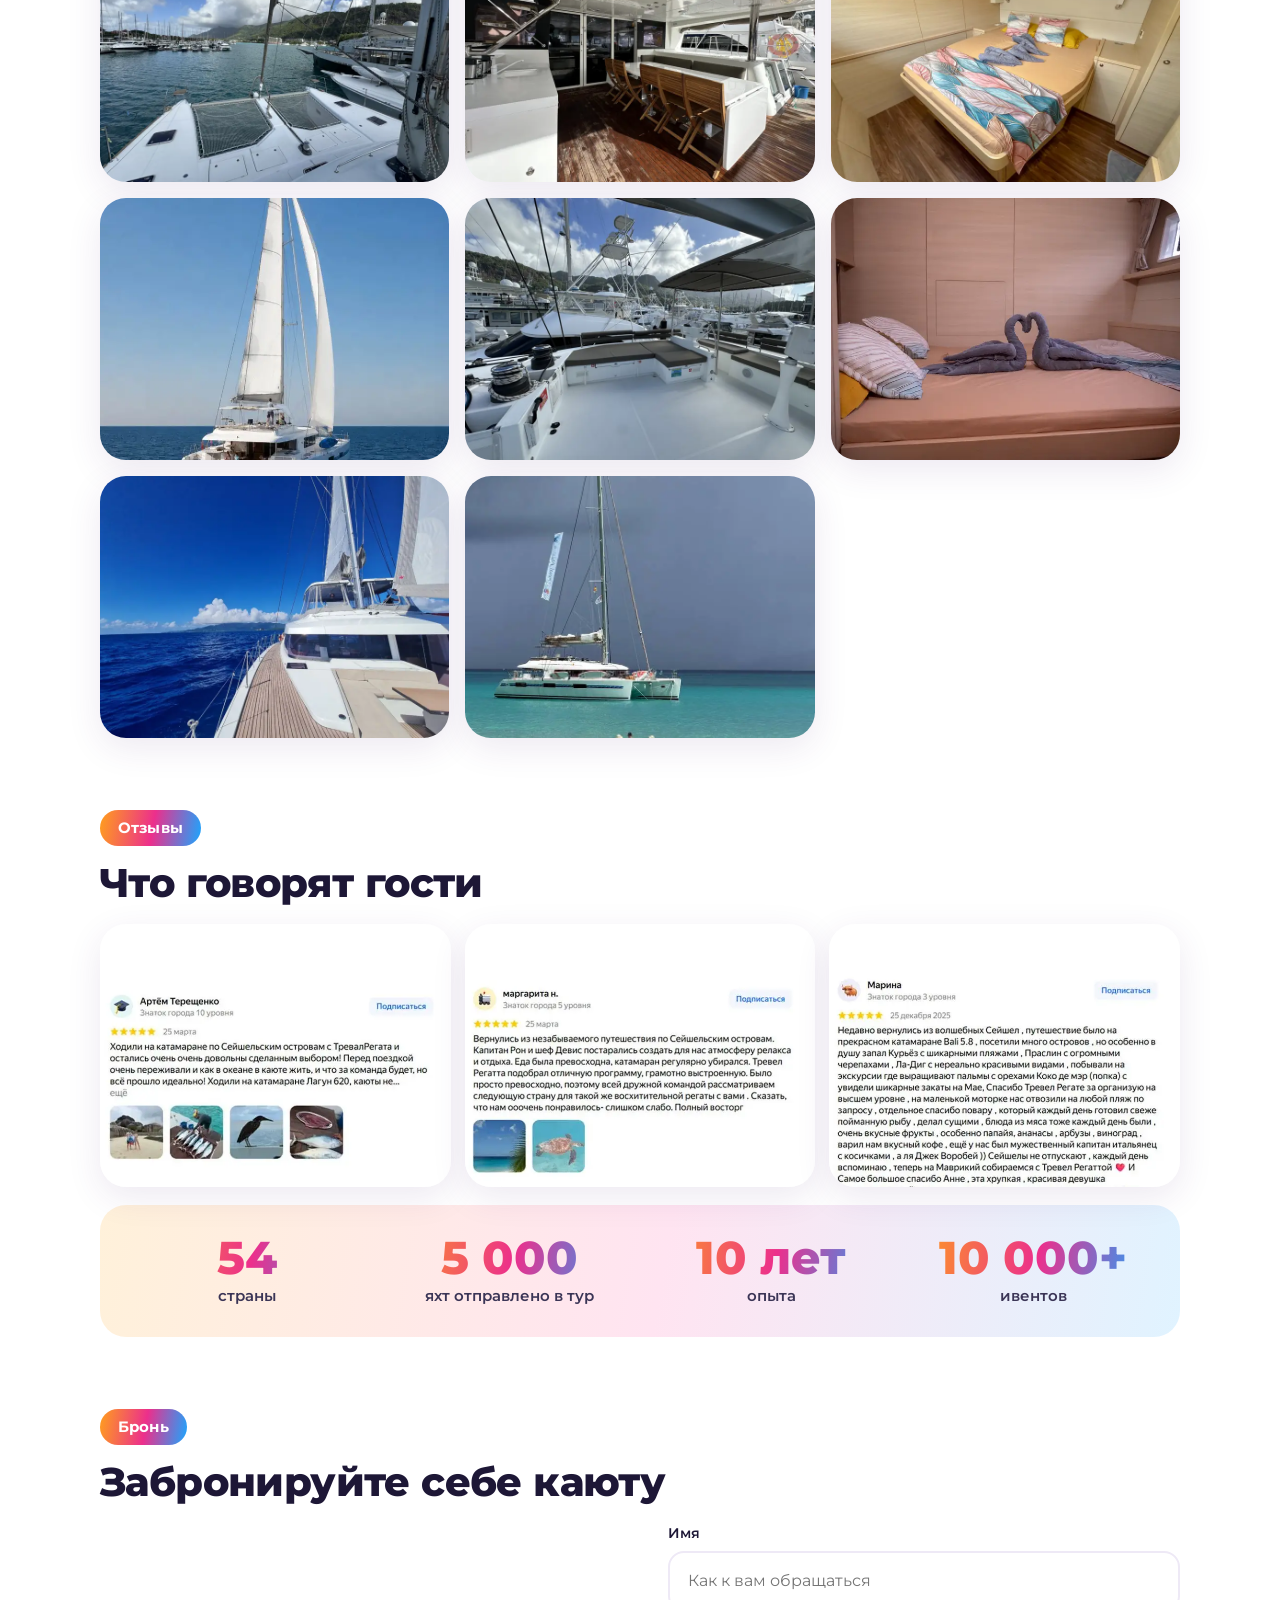
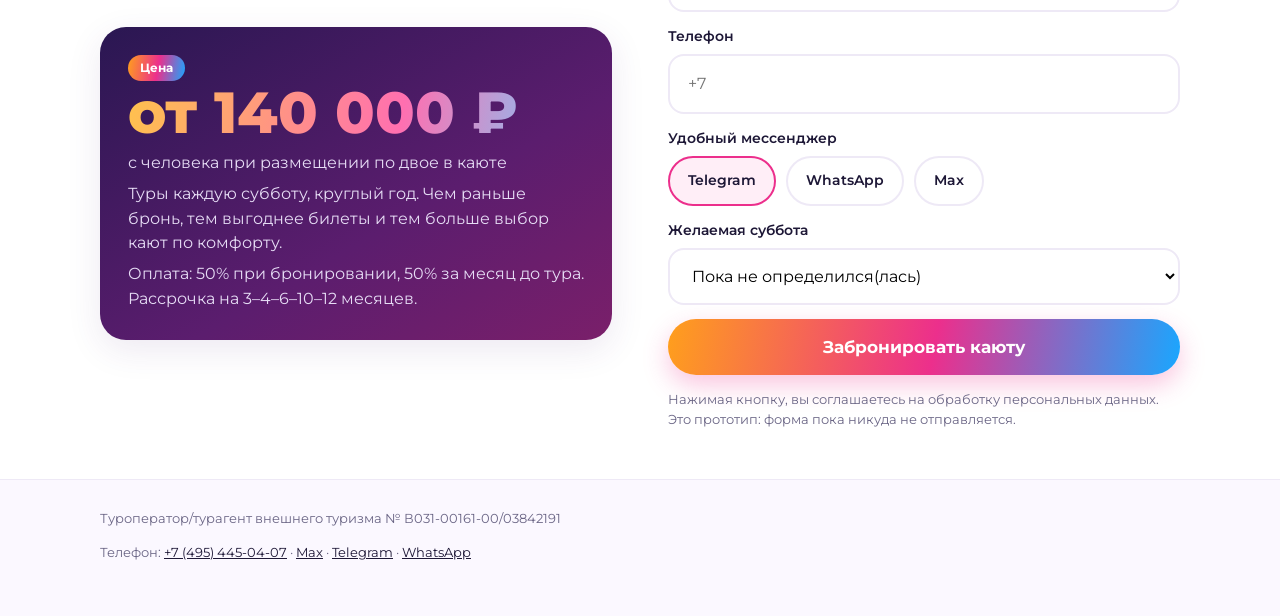
<file: deepen.html>
<!doctype html>
<html lang="ru">
<head>
<meta charset="utf-8">
<meta name="viewport" content="width=device-width,initial-scale=1">
<title>Яхт-тур изнутри — Travel Regatta</title>
<meta name="description" content="Как проходит неделя на яхте на Сейшелах: программа по дням, ответы на вопросы и бронь каюты.">
<link rel="preconnect" href="https://fonts.googleapis.com">
<link rel="preconnect" href="https://fonts.gstatic.com" crossorigin>
<link rel="stylesheet" href="https://fonts.googleapis.com/css2?family=Montserrat:wght@400;600;700;800&display=swap">
<link rel="stylesheet" href="style.css">
</head>
<body>
<header class="top">
 <div class="wrap"><a class="logo" href="index.html"><img src="logo.webp" alt="" width="40" height="40"><span>TRAVEL REGATTA<small>путешествие и отдых на яхте</small></span></a>
 <a class="btn blue" href="#book-modal" data-book>Забронировать каюту</a></div>
 <div style="height:12px"></div>
</header>

<section class="hello"><div class="wrap">
 <span class="pill">Яхт-тур изнутри</span>
 <h1>Как на самом деле проходит неделя на яхте</h1>
 <p class="lead">День за днём, без глянца: что вы увидите, чем будете заняты, чего стоит бояться (почти ничего) и почему после яхты не хочется обратно в отель.</p>
 <nav class="navchips" aria-label="Разделы">
  <a href="#days">День на яхте</a><a href="#fears">Ваши вопросы</a><a href="#whom">Для кого</a><a href="#reviews">Отзывы</a><a href="#book">Бронь</a>
 </nav>
</div></section>

<section id="days"><div class="wrap">
 <span class="pill">Программа</span>
 <h2>Неделя на Сейшелах, день за днём</h2>
 <article class="day"><div><div class="ph r43"><img src="day1-001-l.webp" srcset="day1-001-s.webp 760w, day1-001-l.webp 1400w" sizes="(max-width:760px) 100vw, 520px" alt="Лагуна у Сент-Анн" loading="lazy" decoding="async"></div></div><div><span class="pill">День 1</span><h3>Первый вечер — и вы уже в океане</h3><ul><li>Встреча в марине Eden Island: кофе, прогулка, покупки перед стартом</li><li>Посадка, знакомство с экипажем, закуски и фрукты</li><li>Выход в море и первое купание у Сент-Анн уже через ~30 минут</li><li>Первый ужин на борту</li></ul></div></article><article class="day"><div><div class="ph r43"><img src="day2-007-l.webp" srcset="day2-007-s.webp 760w, day2-007-l.webp 1400w" sizes="(max-width:760px) 100vw, 520px" alt="Пляж Праслина" loading="lazy" decoding="async"></div></div><div><span class="pill">День 2</span><h3>Навстречу Праслину и лучшему пляжу</h3><ul><li>Курс на Праслин, второй по величине остров Сейшел</li><li>Морская рыбалка: тунец, махи-махи или ваху, улов — на ужин</li><li>Самый длинный переход через открытый океан</li><li>Стоянка у Анс-Лацио: снорклинг, белый песок, свежие кокосы</li></ul></div></article><article class="day"><div><div class="ph r43"><img src="day3-009-l.webp" srcset="day3-009-s.webp 760w, day3-009-l.webp 1400w" sizes="(max-width:760px) 100vw, 520px" alt="Гигантская черепаха на Курьёзе" loading="lazy" decoding="async"></div></div><div><span class="pill">День 3</span><h3>Остров черепах и снорклинг у Сен-Пьер</h3><ul><li>Курьёз: одна из крупнейших популяций гигантских черепах</li><li>Кормление и возможность увидеть их максимально близко</li><li>Сен-Пьер: рифы, рыбы-попугаи, скаты и рифовые акулы</li><li>Вечер BBQ на пляже, морепродукты и закат</li></ul></div></article><article class="day"><div><div class="ph r43"><img src="day4-016-l.webp" srcset="day4-016-s.webp 760w, day4-016-l.webp 1400w" sizes="(max-width:760px) 100vw, 520px" alt="Тропы в Валле-де-Мэ" loading="lazy" decoding="async"></div></div><div><span class="pill">День 4</span><h3>Джунгли Праслина и коралловые сады</h3><ul><li>Валле-де-Мэ: заповедный лес ЮНЕСКО с пальмой Коко де Мер</li><li>Прогулка по тропам, где можно увидеть чёрного сейшельского попугая</li><li>Фелисите: один из лучших спотов для снорклинга</li><li>Ночь на якоре под звёздами</li></ul></div></article><article class="day"><div><div class="ph r43"><img src="day5-021-l.webp" srcset="day5-021-s.webp 760w, day5-021-l.webp 1400w" sizes="(max-width:760px) 100vw, 520px" alt="Бирюзовая лагуна Ла-Диг" loading="lazy" decoding="async"></div></div><div><span class="pill">День 5</span><h3>Открытка с Сейшел — остров Ла-Диг</h3><ul><li>Ла-Диг: самый атмосферный остров, передвижение на велосипедах</li><li>Поместье Л’Юнион: ваниль, павлины и дегустация местного рома</li><li>Anse Source d’Argent: гранитные валуны и белый песок</li><li>Ланч и Гранд-Анс, креольские кафе по дороге</li></ul></div></article><article class="day"><div><div class="ph r43"><img src="day6-025-l.webp" srcset="day6-025-s.webp 760w, day6-025-l.webp 1400w" sizes="(max-width:760px) 100vw, 520px" alt="Побережье Маэ" loading="lazy" decoding="async"></div></div><div><span class="pill">День 6</span><h3>Огни Бо-Валлона</h3><ul><li>Утро в бухте Анс-Ла-Фарин: спокойная вода для SUP и снорклинга</li><li>Выход в океан и рыбалка, шанс поймать трофей недели</li><li>Бо-Валлон: самый популярный пляж острова</li><li>Вечер на берегу: прогулки, рестораны и живая атмосфера</li></ul></div></article><article class="day"><div><div class="ph r43"><img src="day7-028-l.webp" srcset="day7-028-s.webp 760w, day7-028-l.webp 1400w" sizes="(max-width:760px) 100vw, 520px" alt="Купание на Анс-Мажор" loading="lazy" decoding="async"></div></div><div><span class="pill">День 7</span><h3>Финальный аккорд</h3><ul><li>Анс-Мажор: один из самых уединённых пляжей Маэ, доступный по воде или пешком</li><li>Последний день у океана: купание, снорклинг, отдых</li><li>Возвращение в марину Eden Island</li><li>Прощальный ужин: морепродукты, бокал вина и вечер на палубе</li></ul></div></article><article class="day"><div><div class="ph r43"><img src="day8-029-l.webp" srcset="day8-029-s.webp 760w, day8-029-l.webp 1400w" sizes="(max-width:760px) 100vw, 520px" alt="Группа гостей на пляже" loading="lazy" decoding="async"></div></div><div><span class="pill">День 8</span><h3>До новых встреч</h3><ul><li>Завтрак на борту</li><li>Высадка до 09:00 в марине Eden Island</li><li>Трансфер в аэропорт и возвращение домой с островами, черепахами и рыбалкой в памяти</li></ul></div></article>
</div></section>

<section id="fears"><div class="wrap">
 <span class="pill">Ваши вопросы</span>
 <h2>Если вы никогда не отдыхали на яхте — это нормально</h2>
 <div class="cards c2 faq"><div class="card"><h3>Укачивает ли на катамаране?</h3><p style="margin:0">Иногда возможно, но лёгкую качку большинство людей переносит спокойно. Можно обратиться к капитану, и он поможет.</p></div><div class="card"><h3>Не тесно ли в каюте?</h3><p style="margin:0">Двухместные каюты с собственным санузлом, кондиционером и климат-контролем, местами для хранения и сменой белья. На яхте 6 кают, экипаж живёт отдельно.</p></div><div class="card"><h3>Безопасно ли с детьми?</h3><p style="margin:0">На борту предусмотрены спасательные жилеты для детей, которые обеспечат дополнительную безопасность во время плавания.</p></div><div class="card"><h3>Не будет ли скучно?</h3><p style="margin:0">Каждый день новый остров и новая программа: снорклинг, SUP, каяки, рыбалка, велосипеды, экскурсии, барбекю и ужины на закате.</p></div><div class="card"><h3>А если у меня особое питание?</h3><p style="margin:0">Шеф-повар учитывает пищевые предпочтения и ограничения гостей. Готовятся завтраки, обеды и ужины, есть закуски и безалкогольные напитки.</p></div><div class="card"><h3>Что с интернетом и связью?</h3><p style="margin:0">На борту работает Wi-Fi. Куратор остаётся на связи в течение всего тура.</p></div></div>
</div></section>

<section id="whom"><div class="wrap">
 <span class="pill">Для кого</span>
 <h2>Подойдёт паре, друзьям и семье</h2>
 <div class="cards c3">
  <div class="card"><h3>Для пары</h3><p style="margin:0">Двухместная каюта с санузлом, ужины на закате, уединённые бухты и пляжи, куда сложно попасть с суши.</p></div>
  <div class="card"><h3>Для друзей</h3><p style="margin:0">6 кают, до 12 человек на борту. Общая палуба, SUP и каяки, рыбалка, барбекю и вечера вместе.</p></div>
  <div class="card"><h3>Для семьи</h3><p style="margin:0">Детские спасательные жилеты, Wi-Fi, питание с учётом пожеланий и опытная команда с куратором на связи.</p></div>
 </div>
 <h2 style="margin-top:40px">Яхта или отель?</h2>
 <table class="cmp">
  <tr><th></th><th>Отель</th><th>Яхта</th></tr>
  <tr><td>Локации</td><td>Один пляж и один вид из окна</td><td>Семь разных островов за неделю</td></tr>
  <tr><td>Переезды</td><td>Переселения и сборы</td><td>Никаких переселений и чемоданов каждый день</td></tr>
  <tr><td>Организация</td><td>Маршрут и питание нужно решать самому</td><td>Маршрут, питание и бытовые вопросы уже решены</td></tr>
  <tr><td>Доступ</td><td>Только места, куда можно добраться с суши</td><td>Бухты, необитаемые острова и пляжи, доступные только с воды</td></tr>
 </table>
 <div class="g3" style="margin-top:20px">
  <div class="ph r11"><img src="pdf-s5a-l.webp" srcset="pdf-s5a-s.webp 760w, pdf-s5a-l.webp 1400w" sizes="(max-width:860px) 33vw, 360px" alt="Черепаха на Курьёзе" loading="lazy" decoding="async"></div>
  <div class="ph r11"><img src="pdf-s5b-l.webp" srcset="pdf-s5b-s.webp 760w, pdf-s5b-l.webp 1400w" sizes="(max-width:860px) 33vw, 360px" alt="Снорклинг над рифом" loading="lazy" decoding="async"></div>
  <div class="ph r11"><img src="pdf-s2a-l.webp" srcset="pdf-s2a-s.webp 760w, pdf-s2a-l.webp 1400w" sizes="(max-width:860px) 33vw, 360px" alt="SUP в бирюзовой воде" loading="lazy" decoding="async"></div>
 </div>
</div></section>

<!--enh:yacht-->
<section><div class="wrap"><span class="pill">Яхта</span><h2>Яхта изнутри и снаружи</h2><div class="mos"><div class="ph r43"><img src="heic-12-l.webp" srcset="heic-12-s.webp 760w, heic-12-l.webp 1400w" sizes="(max-width:760px) 50vw, 360px" alt="Носовые сетки яхты" loading="lazy" decoding="async"></div><div class="ph r43"><img src="heic-22-l.webp" srcset="heic-22-s.webp 760w, heic-22-l.webp 1400w" sizes="(max-width:760px) 50vw, 360px" alt="Кормовой салон" loading="lazy" decoding="async"></div><div class="ph r43"><img src="cabin-035-l.webp" srcset="cabin-035-s.webp 760w, cabin-035-l.webp 1400w" sizes="(max-width:760px) 50vw, 360px" alt="Каюта" loading="lazy" decoding="async"></div><div class="ph r43"><img src="pdf-sail-l.webp" srcset="pdf-sail-s.webp 760w, pdf-sail-l.webp 1400w" sizes="(max-width:760px) 50vw, 360px" alt="Катамаран в океане" loading="lazy" decoding="async"></div><div class="ph r43"><img src="heic-08-l.webp" srcset="heic-08-s.webp 760w, heic-08-l.webp 1400w" sizes="(max-width:760px) 50vw, 360px" alt="Верхняя палуба" loading="lazy" decoding="async"></div><div class="ph r43"><img src="cabin-044-l.webp" srcset="cabin-044-s.webp 760w, cabin-044-l.webp 1400w" sizes="(max-width:760px) 50vw, 360px" alt="Постель с полотенцами" loading="lazy" decoding="async"></div><!--enh:yacht-add--><div class="ph r43"><img src="apr-5123-l.webp" srcset="apr-5123-s.webp 760w, apr-5123-l.webp 1400w" sizes="(max-width:760px) 50vw, 360px" alt="Яхта под парусами" loading="lazy" decoding="async"></div><div class="ph r43"><img src="apr-5115-l.webp" srcset="apr-5115-s.webp 760w, apr-5115-l.webp 1400w" sizes="(max-width:760px) 50vw, 360px" alt="Яхта у пляжа" loading="lazy" decoding="async"></div></div></div></section>
<section id="reviews"><div class="wrap">
 <span class="pill">Отзывы</span>
 <h2>Что говорят гости</h2>
 <div class="rv">
  <div class="ph r43"><img src="review-058-l.webp" srcset="review-058-s.webp 760w, review-058-l.webp 1400w" sizes="(max-width:860px) 100vw, 360px" alt="Отзыв на Яндекс Картах" loading="lazy" decoding="async"></div>
  <div class="ph r43"><img src="review-059-l.webp" srcset="review-059-s.webp 760w, review-059-l.webp 1400w" sizes="(max-width:860px) 100vw, 360px" alt="Отзыв на Яндекс Картах" loading="lazy" decoding="async"></div>
  <div class="ph r43"><img src="review-060-l.webp" srcset="review-060-s.webp 760w, review-060-l.webp 1400w" sizes="(max-width:860px) 100vw, 360px" alt="Отзыв на Яндекс Картах" loading="lazy" decoding="async"></div>
 </div>
 <div class="stats" style="margin-top:18px">
  <div><span class="num">54</span><span>страны</span></div>
  <div><span class="num">5 000</span><span>яхт отправлено в тур</span></div>
  <div><span class="num">10 лет</span><span>опыта</span></div>
  <div><span class="num">10 000+</span><span>ивентов</span></div>
 </div>
</div></section>

<section id="book"><div class="wrap">
 <span class="pill">Бронь</span>
 <h2>Забронируйте себе каюту</h2>
 <div class="split">
  <div class="price">
   <span class="tag">Цена</span>
   <span class="num">от 140 000 ₽</span>
   <p>с человека при размещении по двое в каюте</p>
   <p>Туры каждую субботу, круглый год. Чем раньше бронь, тем выгоднее билеты и тем больше выбор кают по комфорту.</p>
   <p>Оплата: 50% при бронировании, 50% за месяц до тура. Рассрочка на 3–4–6–10–12 месяцев.</p>
  </div>
  <div>
<form id="lead" action="#" method="post" novalidate>
 <div><label for="name">Имя</label><input id="name" name="name" type="text" autocomplete="name" required placeholder="Как к вам обращаться"></div>
 <div><label for="phone">Телефон</label><input id="phone" name="phone" type="tel" autocomplete="tel" required placeholder="+7"></div>
 <div><label>Удобный мессенджер</label>
     <div class="msg">
      <label><input type="radio" name="messenger" value="Telegram" checked><span>Telegram</span></label>
      <label><input type="radio" name="messenger" value="WhatsApp"><span>WhatsApp</span></label>
      <label><input type="radio" name="messenger" value="Max"><span>Max</span></label>
     </div></div>
 <div><label for="date">Желаемая суббота</label><select id="date" name="date"><option>Пока не определился(лась)</option></select></div>
 <button class="btn wide" type="submit">Забронировать каюту</button>
 <p class="note">Нажимая кнопку, вы соглашаетесь на обработку персональных данных. Это прототип: форма пока никуда не отправляется.</p>
</form>
<div class="ok" id="ok"><h3>Спасибо!</h3><p style="margin:0">Менеджер напишет вам в выбранный мессенджер.</p></div>
</div>
 </div>
</div></section>
<script>
(function(){
  var s=document.getElementById('date'),d=new Date(),i,o;
  if(s){d.setDate(d.getDate()+((6-d.getDay()+7)%7||7));
  for(i=0;i<16;i++){o=document.createElement('option');o.textContent=d.toLocaleDateString('ru-RU',{day:'numeric',month:'long',year:'numeric'});s.appendChild(o);d.setDate(d.getDate()+7);}}
  document.getElementById('lead').addEventListener('submit',function(e){e.preventDefault();this.style.display='none';document.getElementById('ok').style.display='block';});
})();
</script>

<footer><div class="wrap">
 <p>Туроператор/турагент внешнего туризма № В031-00161-00/03842191</p>
 <p>Телефон: <a href="tel:+74954450407">+7 (495) 445-04-07</a> · <a href="#">Max</a> · <a href="#">Telegram</a> · <a href="#">WhatsApp</a></p>
</div></footer>
<!--enh:modal-->
<div class="modal" id="book-modal" role="dialog" aria-modal="true" aria-labelledby="m-title">
 <div class="modal-box">
  <button class="modal-x" type="button" data-close aria-label="Закрыть">×</button>
  <span class="pill">Бронь</span>
  <h2 id="m-title">Забронируйте каюту</h2>
  <p class="modal-price">от 140 000 ₽ с человека при размещении по двое в каюте. Бронируйте заранее: выгоднее билеты и больше выбор кают.</p>
  <form id="m-lead" action="#" method="post" novalidate>
   <div><label for="m-name">Имя</label><input id="m-name" name="name" type="text" autocomplete="name" required placeholder="Как к вам обращаться"></div>
   <div><label for="m-phone">Телефон</label><input id="m-phone" name="phone" type="tel" autocomplete="tel" required placeholder="+7"></div>
   <div><label>Удобный мессенджер</label>
    <div class="msg">
     <label><input type="radio" name="messenger" value="Telegram" checked><span>Telegram</span></label>
     <label><input type="radio" name="messenger" value="WhatsApp"><span>WhatsApp</span></label>
     <label><input type="radio" name="messenger" value="Max"><span>Max</span></label>
    </div></div>
   <div><label for="m-date">Желаемая суббота</label><select id="m-date" name="date"><option>Пока не определился(лась)</option></select></div>
   <button class="btn wide" type="submit">Забронировать каюту</button>
   <p class="note">Нажимая кнопку, вы соглашаетесь на обработку персональных данных. Это прототип: форма пока никуда не отправляется.</p>
  </form>
  <div class="ok" id="m-ok"><h3>Спасибо!</h3><p style="margin:0">Менеджер напишет вам в выбранный мессенджер.</p></div>
 </div>
</div>
<script>
(function(){
  var m=document.getElementById('book-modal'),f=document.getElementById('m-lead'),ok=document.getElementById('m-ok'),s=document.getElementById('m-date'),d=new Date(),i,o;
  d.setDate(d.getDate()+((6-d.getDay()+7)%7||7));
  for(i=0;i<16;i++){o=document.createElement('option');o.textContent=d.toLocaleDateString('ru-RU',{day:'numeric',month:'long',year:'numeric'});s.appendChild(o);d.setDate(d.getDate()+7);}
  function open(){f.style.display='';ok.style.display='none';m.classList.add('open');document.documentElement.classList.add('modal-open');setTimeout(function(){document.getElementById('m-name').focus();},60);}
  function close(){m.classList.remove('open');document.documentElement.classList.remove('modal-open');}
  document.addEventListener('click',function(e){
    if(e.target.closest('[data-book]')){e.preventDefault();open();return;}
    if(m.classList.contains('open')&&(e.target===m||e.target.closest('[data-close]')))close();
  });
  document.addEventListener('keydown',function(e){if(e.key==='Escape')close();});
  f.addEventListener('submit',function(e){e.preventDefault();f.style.display='none';ok.style.display='block';});
})();
</script>
<!--enh:lightbox-->
<div class="lb" id="lb" role="dialog" aria-modal="true" aria-label="Просмотр фото">
 <button class="lb-x" type="button" aria-label="Закрыть">×</button>
 <button class="lb-p" type="button" aria-label="Предыдущее фото">‹</button>
 <img alt="" id="lb-img">
 <button class="lb-n" type="button" aria-label="Следующее фото">›</button>
 <div class="lb-c" id="lb-c"></div>
</div>
<script>
(function(){
  var lb=document.getElementById('lb'),im=document.getElementById('lb-img'),cap=document.getElementById('lb-c'),list=[],i=0,x0=null;
  function big(s){return s.replace(/-s\.webp/,'-l.webp');}
  function show(n){i=(n+list.length)%list.length;var e=list[i];im.src=big(e.currentSrc||e.src);im.alt=e.alt||'';cap.textContent=(e.alt?e.alt+' · ':'')+(i+1)+' / '+list.length;}
  function open(e){list=[].slice.call(document.querySelectorAll('.ph img, .map img')).filter(function(a){return !a.closest('.modal');});i=list.indexOf(e);if(i<0)return;show(i);lb.classList.add('open');document.documentElement.classList.add('modal-open');}
  function close(){lb.classList.remove('open');document.documentElement.classList.remove('modal-open');im.removeAttribute('src');}
  document.addEventListener('click',function(e){
    var t=e.target;
    if(lb.classList.contains('open')){
      if(t.closest('.lb-x')||t===lb)close();
      else if(t.closest('.lb-p'))show(i-1);
      else if(t.closest('.lb-n'))show(i+1);
      return;
    }
    if(t.tagName==='IMG'&&t.closest('.ph, .map')&&!t.closest('.modal')){open(t);}
  });
  document.addEventListener('keydown',function(e){
    if(!lb.classList.contains('open'))return;
    if(e.key==='Escape')close();else if(e.key==='ArrowLeft')show(i-1);else if(e.key==='ArrowRight')show(i+1);
  });
  lb.addEventListener('touchstart',function(e){x0=e.touches[0].clientX;},{passive:true});
  lb.addEventListener('touchend',function(e){if(x0===null)return;var dx=e.changedTouches[0].clientX-x0;x0=null;if(Math.abs(dx)>50)show(i+(dx<0?1:-1));},{passive:true});
})();
</script>
<div class="sticky"><a class="btn blue" href="#book-modal" data-book>Забронировать каюту →</a></div>
</body>
</html>
</file>
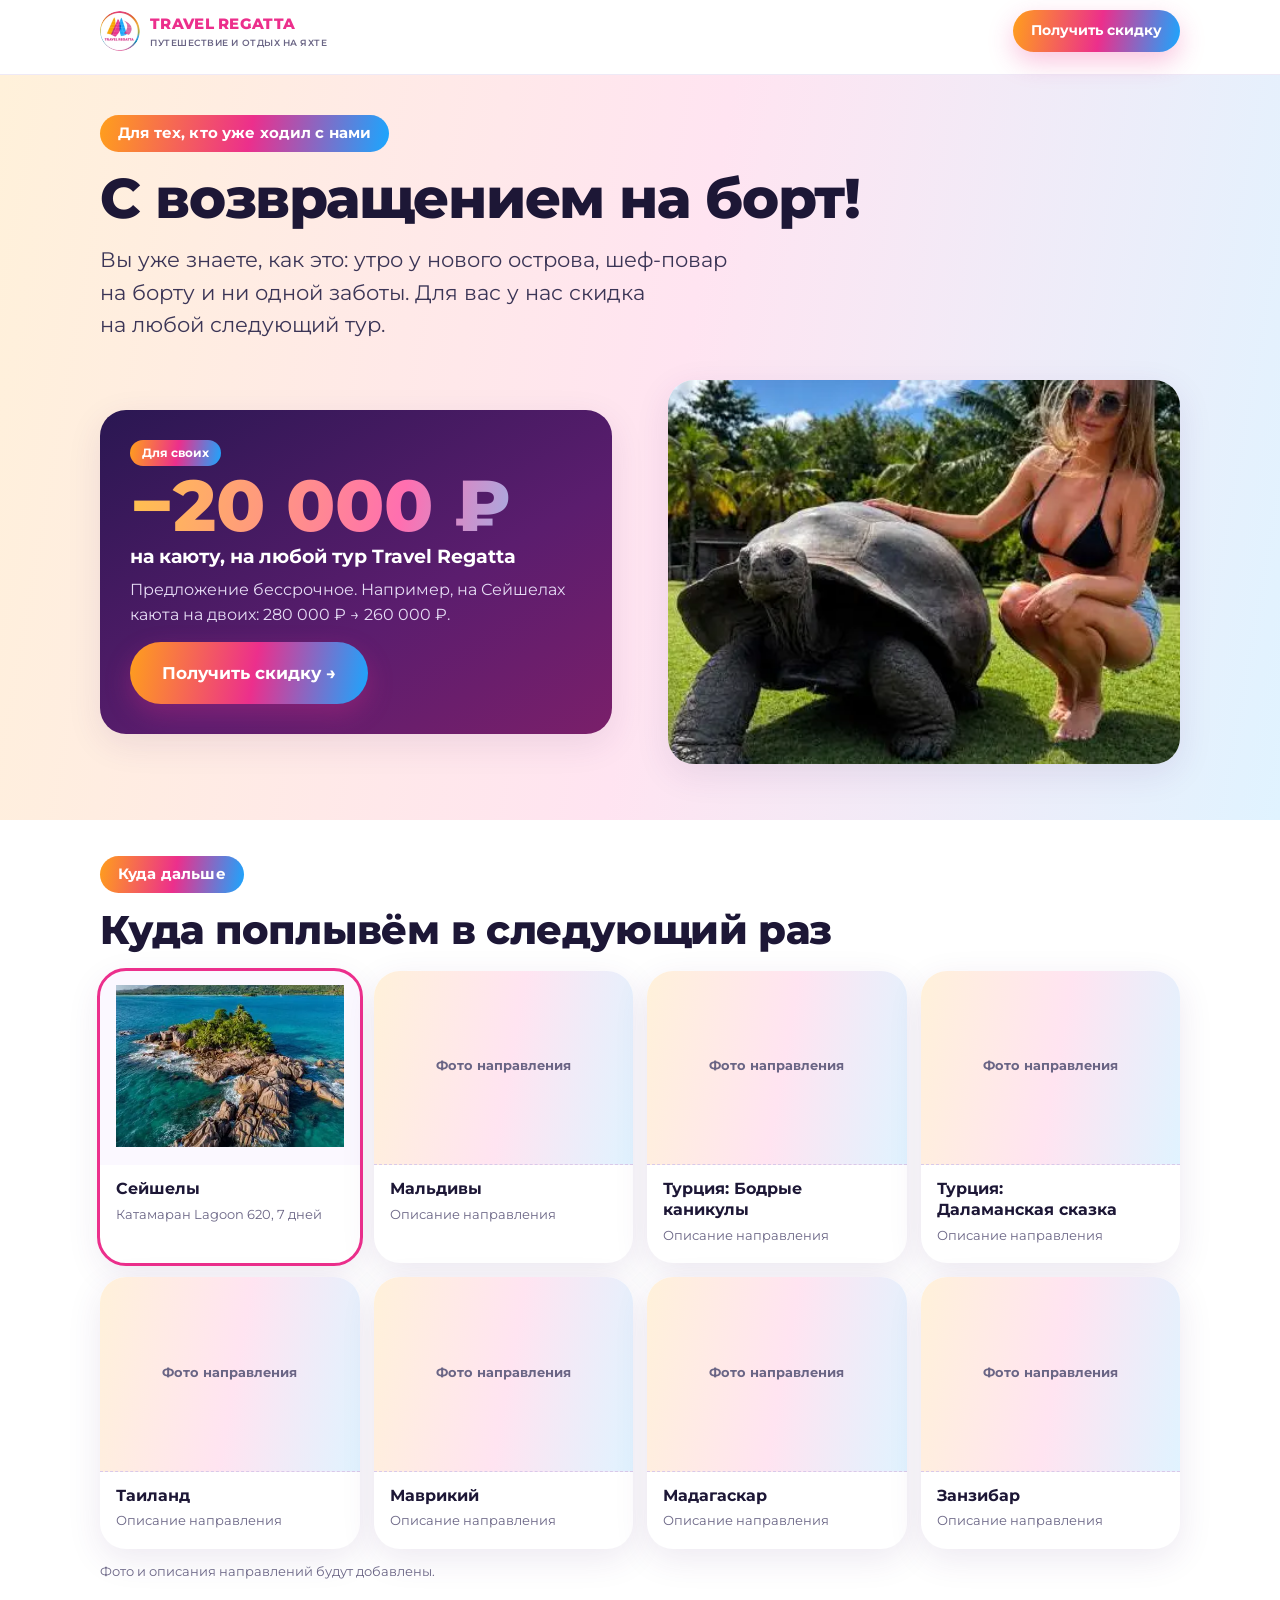
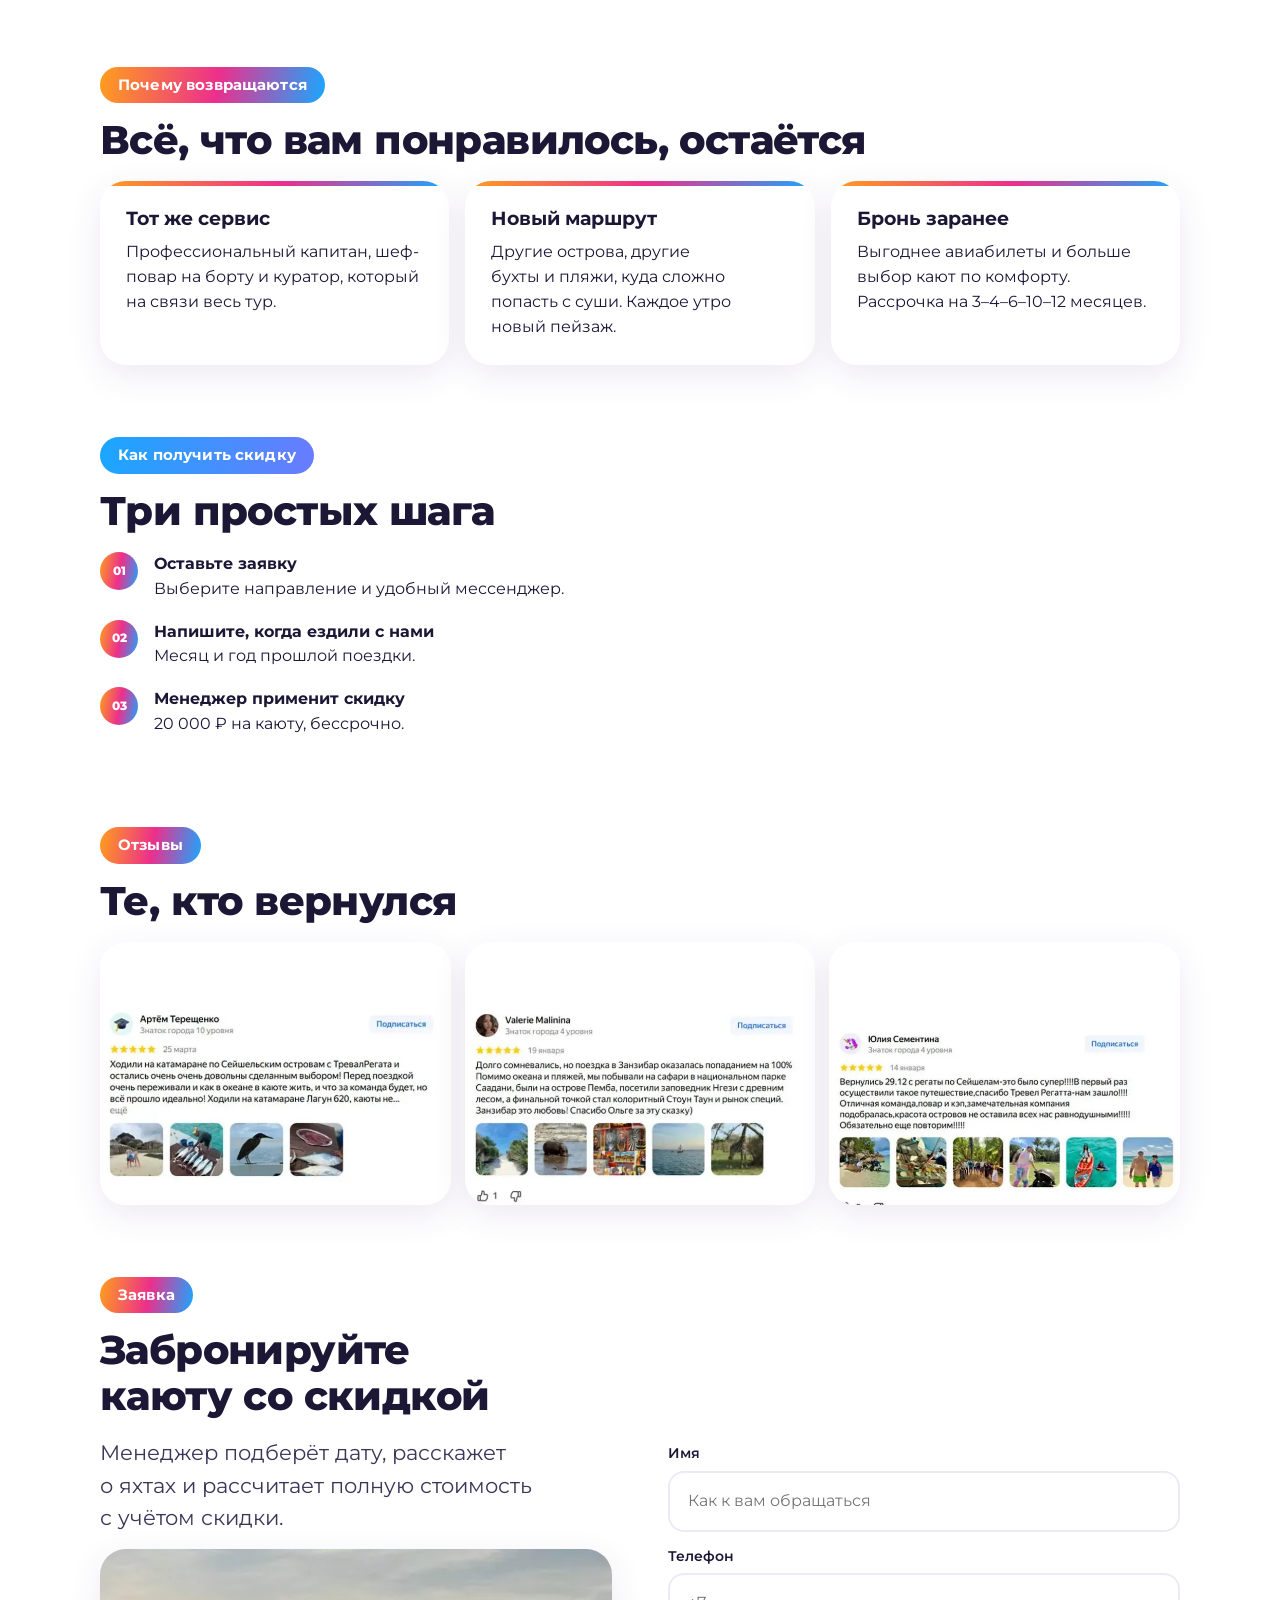
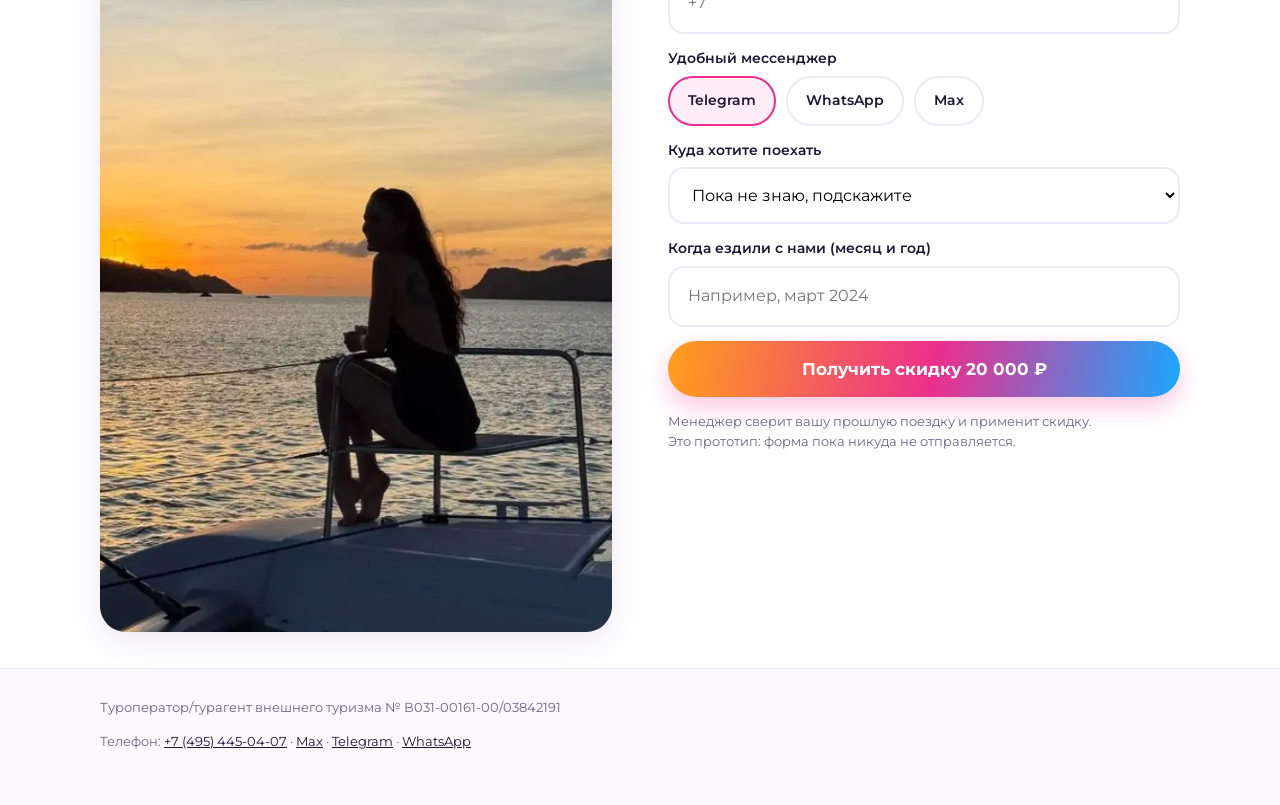
<file: returning.html>
<!doctype html>
<html lang="ru">
<head>
<meta charset="utf-8">
<meta name="viewport" content="width=device-width,initial-scale=1">
<title>С возвращением — Travel Regatta</title>
<meta name="description" content="Скидка 20 000 ₽ на каюту для тех, кто уже ходил с Travel Regatta, на любой следующий тур.">
<link rel="preconnect" href="https://fonts.googleapis.com">
<link rel="preconnect" href="https://fonts.gstatic.com" crossorigin>
<link rel="stylesheet" href="https://fonts.googleapis.com/css2?family=Montserrat:wght@400;600;700;800&display=swap">
<link rel="stylesheet" href="style.css">
</head>
<body>
<header class="top">
 <div class="wrap"><a class="logo" href="index.html"><img src="logo.webp" alt="" width="40" height="40"><span>TRAVEL REGATTA<small>путешествие и отдых на яхте</small></span></a>
 <a class="btn blue" href="#form">Получить скидку</a></div>
 <div style="height:12px"></div>
</header>

<section class="hello"><div class="wrap">
 <span class="pill">Для тех, кто уже ходил с нами</span>
 <h1>С возвращением на борт!</h1>
 <p class="lead">Вы уже знаете, как это: утро у нового острова, шеф-повар на борту и ни одной заботы. Для вас у нас скидка на любой следующий тур.</p>
</div>
<div class="wrap" style="padding-top:24px;padding-bottom:36px">
 <div class="split">
  <div class="offer">
   <span class="tag">Для своих</span>
   <span class="num">−20 000 ₽</span>
   <h3 style="color:#fff">на каюту, на любой тур Travel Regatta</h3>
   <p>Предложение бессрочное. Например, на Сейшелах каюта на двоих: 280 000 ₽ → 260 000 ₽.</p>
   <a class="btn" href="#form">Получить скидку →</a>
  </div>
  <div class="ph r43"><img src="pdf-s5a-l.webp" srcset="pdf-s5a-s.webp 760w, pdf-s5a-l.webp 1400w" sizes="(max-width:860px) 100vw, 520px" alt="Черепаха на Курьёзе" loading="lazy" decoding="async"></div>
 </div>
</div></section>

<section id="dirs"><div class="wrap">
 <span class="pill">Куда дальше</span>
 <h2>Куда поплывём в следующий раз</h2>
 <div class="dirs"><div class="dir here"><div class="ph r43"><img src="pdf-s2d-l.webp" srcset="pdf-s2d-s.webp 760w, pdf-s2d-l.webp 1400w" sizes="(max-width:860px) 50vw, 260px" alt="Сейшелы" loading="lazy" decoding="async"></div><div><h3>Сейшелы</h3><p>Катамаран Lagoon 620, 7 дней</p></div></div><div class="dir"><div class="empty">Фото направления</div><div><h3>Мальдивы</h3><p>Описание направления</p></div></div><div class="dir"><div class="empty">Фото направления</div><div><h3>Турция: Бодрые каникулы</h3><p>Описание направления</p></div></div><div class="dir"><div class="empty">Фото направления</div><div><h3>Турция: Даламанская сказка</h3><p>Описание направления</p></div></div><div class="dir"><div class="empty">Фото направления</div><div><h3>Таиланд</h3><p>Описание направления</p></div></div><div class="dir"><div class="empty">Фото направления</div><div><h3>Маврикий</h3><p>Описание направления</p></div></div><div class="dir"><div class="empty">Фото направления</div><div><h3>Мадагаскар</h3><p>Описание направления</p></div></div><div class="dir"><div class="empty">Фото направления</div><div><h3>Занзибар</h3><p>Описание направления</p></div></div></div>
 <p class="note" style="margin-top:12px">Фото и описания направлений будут добавлены.</p>
</div></section>

<section><div class="wrap">
 <span class="pill">Почему возвращаются</span>
 <h2>Всё, что вам понравилось, остаётся</h2>
 <div class="cards c3">
  <div class="card"><h3>Тот же сервис</h3><p style="margin:0">Профессиональный капитан, шеф-повар на борту и куратор, который на связи весь тур.</p></div>
  <div class="card"><h3>Новый маршрут</h3><p style="margin:0">Другие острова, другие бухты и пляжи, куда сложно попасть с суши. Каждое утро новый пейзаж.</p></div>
  <div class="card"><h3>Бронь заранее</h3><p style="margin:0">Выгоднее авиабилеты и больше выбор кают по комфорту. Рассрочка на 3–4–6–10–12 месяцев.</p></div>
 </div>
</div></section>

<section><div class="wrap">
 <span class="pill green">Как получить скидку</span>
 <h2>Три простых шага</h2>
 <ul class="steps">
  <li><b>Оставьте заявку</b>Выберите направление и удобный мессенджер.</li>
  <li><b>Напишите, когда ездили с нами</b>Месяц и год прошлой поездки.</li>
  <li><b>Менеджер применит скидку</b>20 000 ₽ на каюту, бессрочно.</li>
 </ul>
</div></section>

<section id="reviews"><div class="wrap">
 <span class="pill">Отзывы</span>
 <h2>Те, кто вернулся</h2>
 <div class="rv">
  <div class="ph r43"><img src="review-058-l.webp" srcset="review-058-s.webp 760w, review-058-l.webp 1400w" sizes="(max-width:860px) 100vw, 360px" alt="Отзыв на Яндекс Картах" loading="lazy" decoding="async"></div>
  <div class="ph r43"><img src="review-061-l.webp" srcset="review-061-s.webp 760w, review-061-l.webp 1400w" sizes="(max-width:860px) 100vw, 360px" alt="Отзыв на Яндекс Картах" loading="lazy" decoding="async"></div>
  <div class="ph r43"><img src="review-062-l.webp" srcset="review-062-s.webp 760w, review-062-l.webp 1400w" sizes="(max-width:860px) 100vw, 360px" alt="Отзыв на Яндекс Картах" loading="lazy" decoding="async"></div>
 </div>
</div></section>

<section id="form"><div class="wrap">
 <div class="split">
  <div>
   <span class="pill">Заявка</span>
   <h2>Забронируйте каюту со скидкой</h2>
   <p class="lead">Менеджер подберёт дату, расскажет о яхтах и рассчитает полную стоимость с учётом скидки.</p>
   <div class="ph r34"><img src="pdf-sunset-l.webp" srcset="pdf-sunset-s.webp 760w, pdf-sunset-l.webp 1400w" sizes="(max-width:860px) 60vw, 280px" alt="Закат с палубы яхты" loading="lazy" decoding="async"></div>
  </div>
  <div>
<form id="lead" action="#" method="post" novalidate>
 <div><label for="name">Имя</label><input id="name" name="name" type="text" autocomplete="name" required placeholder="Как к вам обращаться"></div>
 <div><label for="phone">Телефон</label><input id="phone" name="phone" type="tel" autocomplete="tel" required placeholder="+7"></div>
 <div><label>Удобный мессенджер</label>
     <div class="msg">
      <label><input type="radio" name="messenger" value="Telegram" checked><span>Telegram</span></label>
      <label><input type="radio" name="messenger" value="WhatsApp"><span>WhatsApp</span></label>
      <label><input type="radio" name="messenger" value="Max"><span>Max</span></label>
     </div></div>
 <div><label for="dest">Куда хотите поехать</label><select id="dest" name="dest"><option>Пока не знаю, подскажите</option><option>Сейшелы</option><option>Мальдивы</option><option>Турция: Бодрые каникулы</option><option>Турция: Даламанская сказка</option><option>Таиланд</option><option>Маврикий</option><option>Мадагаскар</option><option>Занзибар</option></select></div>
 <div><label for="prev">Когда ездили с нами (месяц и год)</label><input id="prev" name="prev" type="text" placeholder="Например, март 2024"></div>
 <button class="btn wide" type="submit">Получить скидку 20 000 ₽</button>
 <p class="note">Менеджер сверит вашу прошлую поездку и применит скидку. Это прототип: форма пока никуда не отправляется.</p>
</form>
<div class="ok" id="ok"><h3>Спасибо, с возвращением!</h3><p style="margin:0">Менеджер напишет вам в выбранный мессенджер и применит скидку.</p></div>
</div>
 </div>
</div></section>
<script>
(function(){
  var s=document.getElementById('date'),d=new Date(),i,o;
  if(s){d.setDate(d.getDate()+((6-d.getDay()+7)%7||7));
  for(i=0;i<16;i++){o=document.createElement('option');o.textContent=d.toLocaleDateString('ru-RU',{day:'numeric',month:'long',year:'numeric'});s.appendChild(o);d.setDate(d.getDate()+7);}}
  document.getElementById('lead').addEventListener('submit',function(e){e.preventDefault();this.style.display='none';document.getElementById('ok').style.display='block';});
})();
</script>

<footer><div class="wrap">
 <p>Туроператор/турагент внешнего туризма № В031-00161-00/03842191</p>
 <p>Телефон: <a href="tel:+74954450407">+7 (495) 445-04-07</a> · <a href="#">Max</a> · <a href="#">Telegram</a> · <a href="#">WhatsApp</a></p>
</div></footer>
<!--enh:lightbox-->
<div class="lb" id="lb" role="dialog" aria-modal="true" aria-label="Просмотр фото">
 <button class="lb-x" type="button" aria-label="Закрыть">×</button>
 <button class="lb-p" type="button" aria-label="Предыдущее фото">‹</button>
 <img alt="" id="lb-img">
 <button class="lb-n" type="button" aria-label="Следующее фото">›</button>
 <div class="lb-c" id="lb-c"></div>
</div>
<script>
(function(){
  var lb=document.getElementById('lb'),im=document.getElementById('lb-img'),cap=document.getElementById('lb-c'),list=[],i=0,x0=null;
  function big(s){return s.replace(/-s\.webp/,'-l.webp');}
  function show(n){i=(n+list.length)%list.length;var e=list[i];im.src=big(e.currentSrc||e.src);im.alt=e.alt||'';cap.textContent=(e.alt?e.alt+' · ':'')+(i+1)+' / '+list.length;}
  function open(e){list=[].slice.call(document.querySelectorAll('.ph img, .map img')).filter(function(a){return !a.closest('.modal');});i=list.indexOf(e);if(i<0)return;show(i);lb.classList.add('open');document.documentElement.classList.add('modal-open');}
  function close(){lb.classList.remove('open');document.documentElement.classList.remove('modal-open');im.removeAttribute('src');}
  document.addEventListener('click',function(e){
    var t=e.target;
    if(lb.classList.contains('open')){
      if(t.closest('.lb-x')||t===lb)close();
      else if(t.closest('.lb-p'))show(i-1);
      else if(t.closest('.lb-n'))show(i+1);
      return;
    }
    if(t.tagName==='IMG'&&t.closest('.ph, .map')&&!t.closest('.modal')){open(t);}
  });
  document.addEventListener('keydown',function(e){
    if(!lb.classList.contains('open'))return;
    if(e.key==='Escape')close();else if(e.key==='ArrowLeft')show(i-1);else if(e.key==='ArrowRight')show(i+1);
  });
  lb.addEventListener('touchstart',function(e){x0=e.touches[0].clientX;},{passive:true});
  lb.addEventListener('touchend',function(e){if(x0===null)return;var dx=e.changedTouches[0].clientX-x0;x0=null;if(Math.abs(dx)>50)show(i+(dx<0?1:-1));},{passive:true});
})();
</script>
<div class="sticky"><a class="btn blue" href="#form">Получить скидку 20 000 ₽ →</a></div>
</body>
</html>
</file>
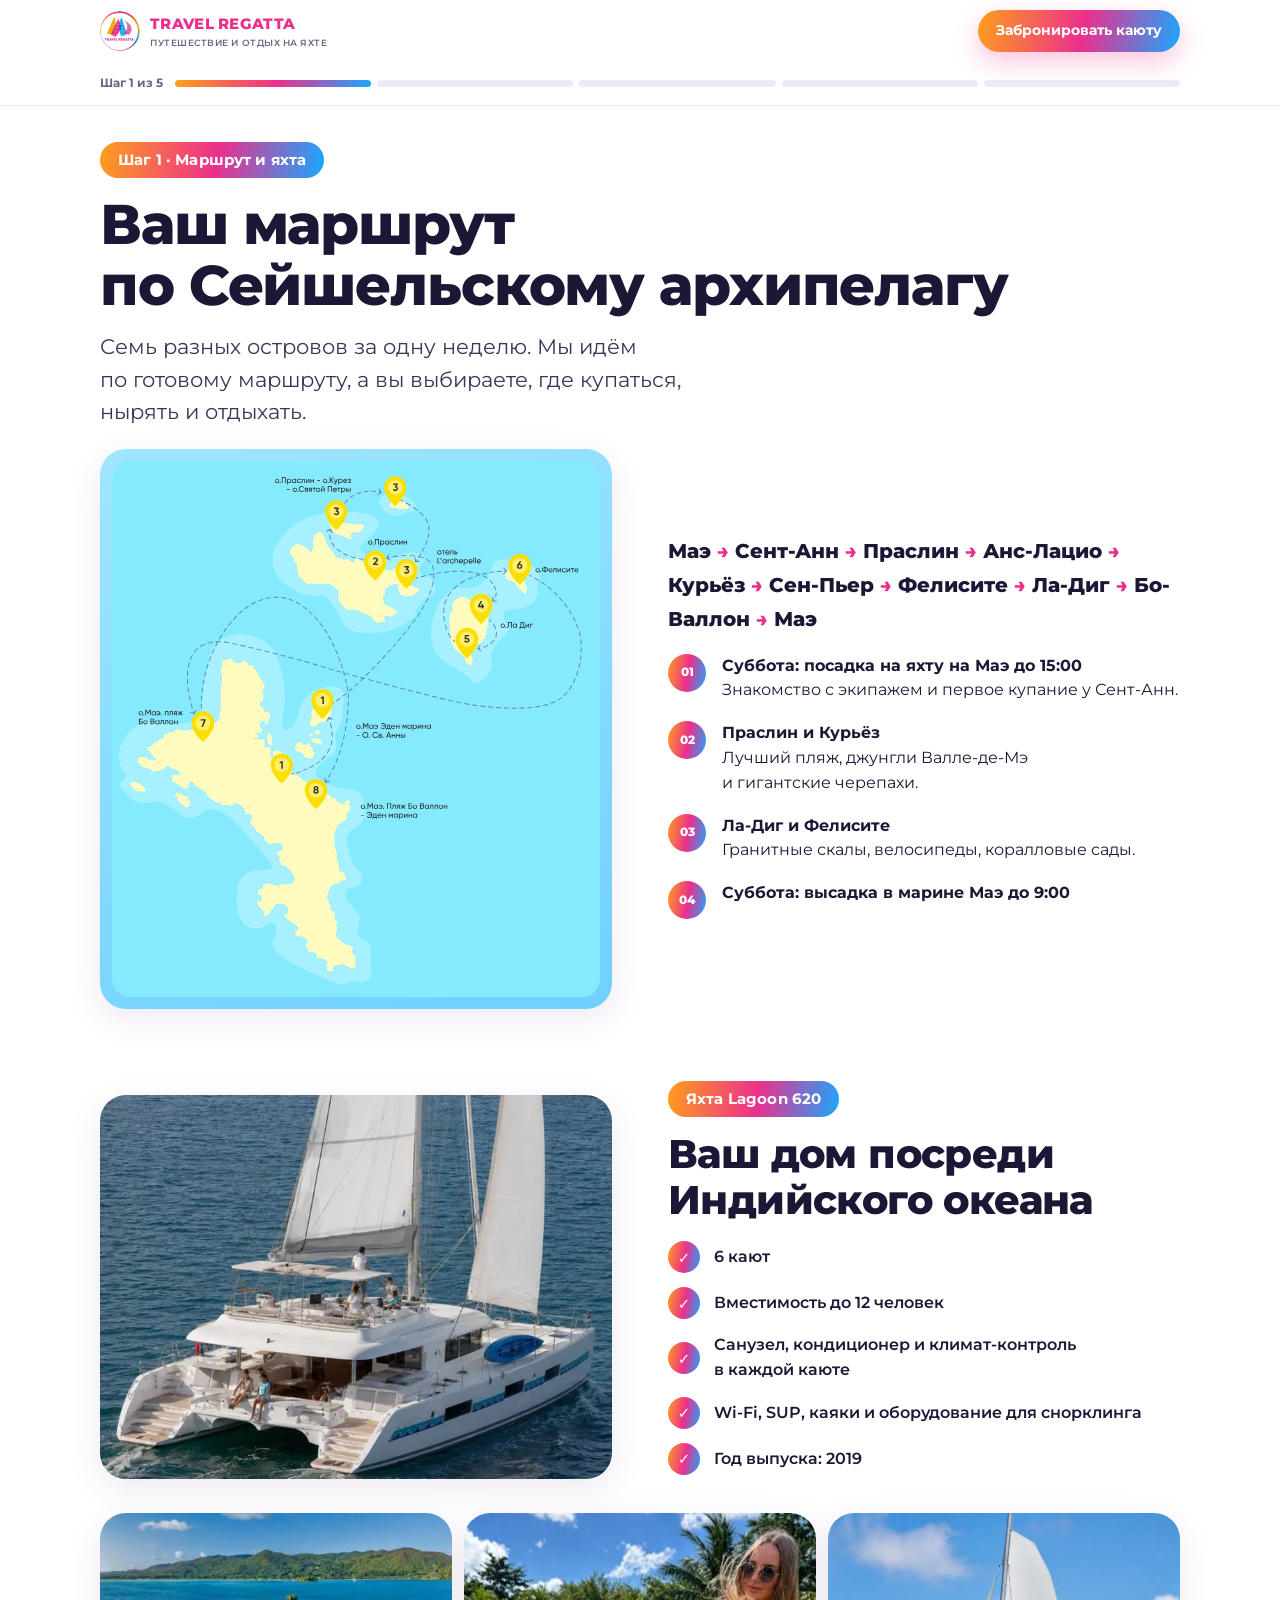
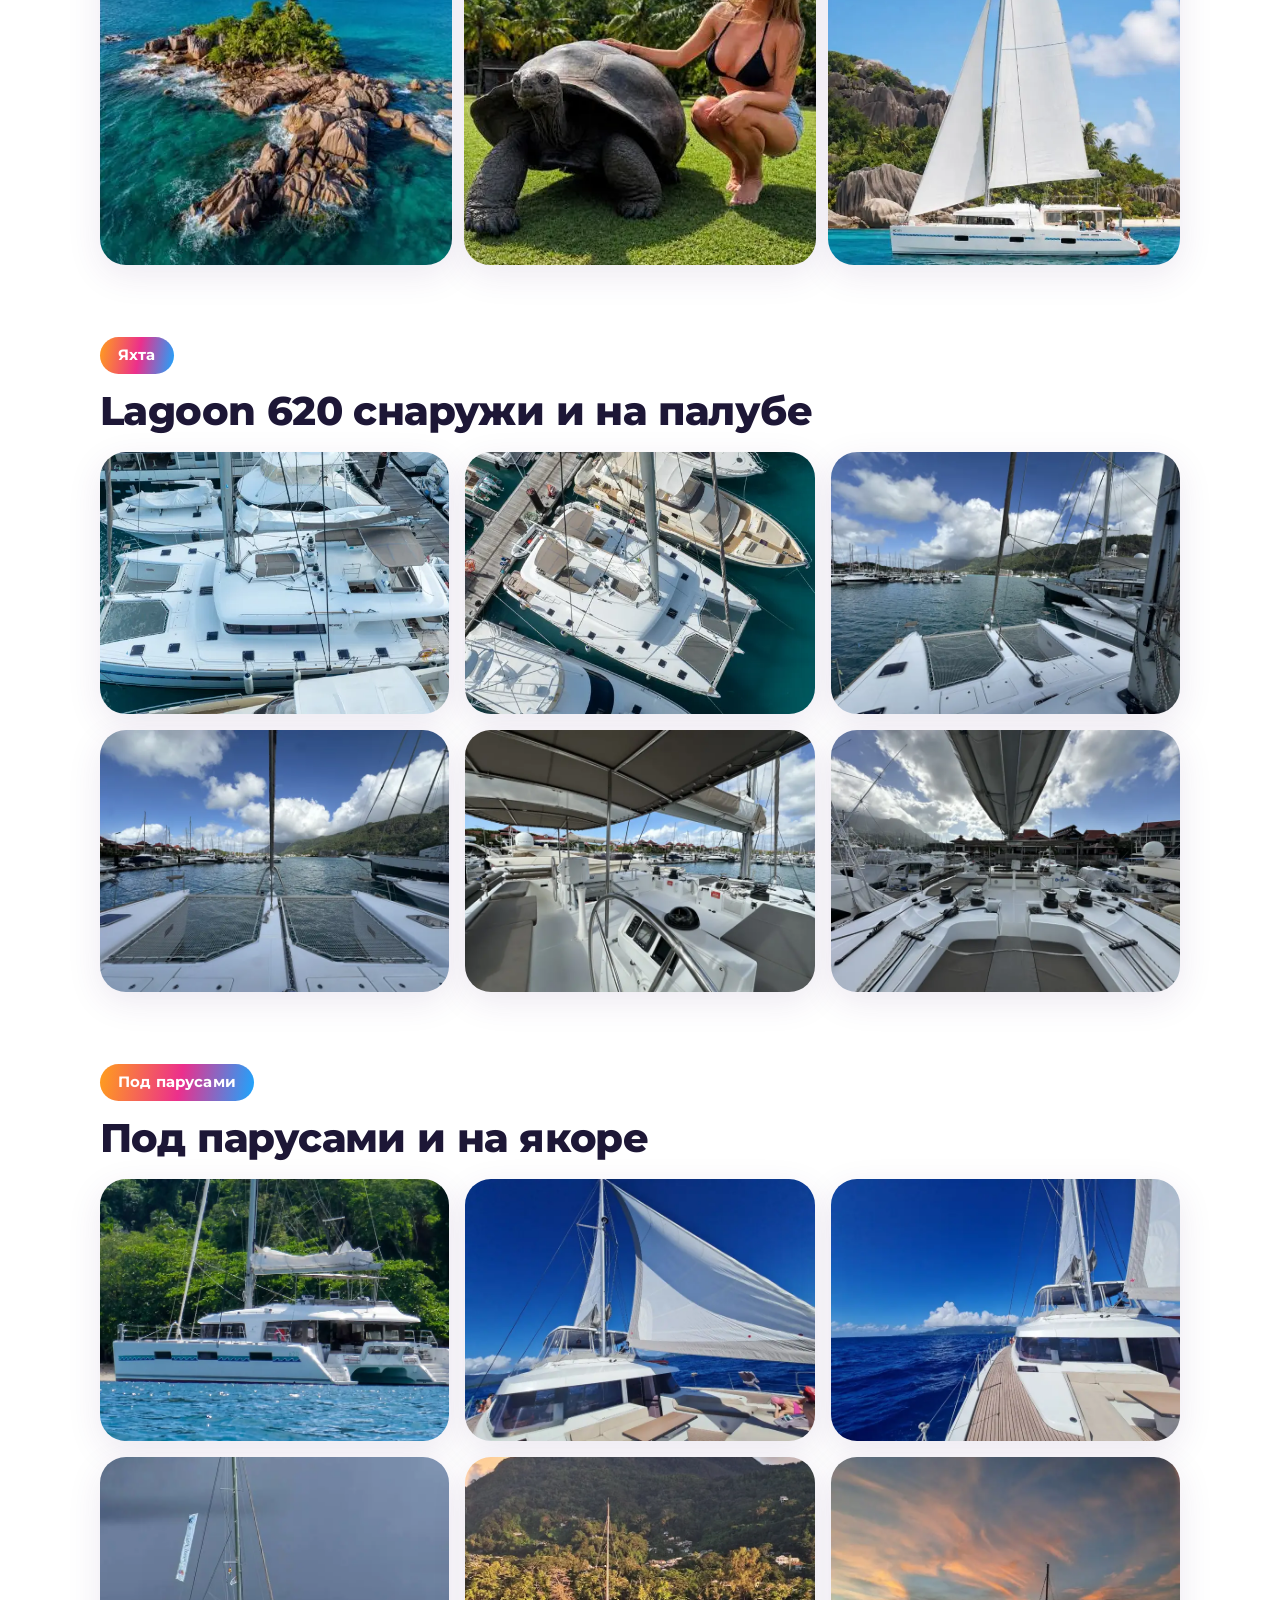
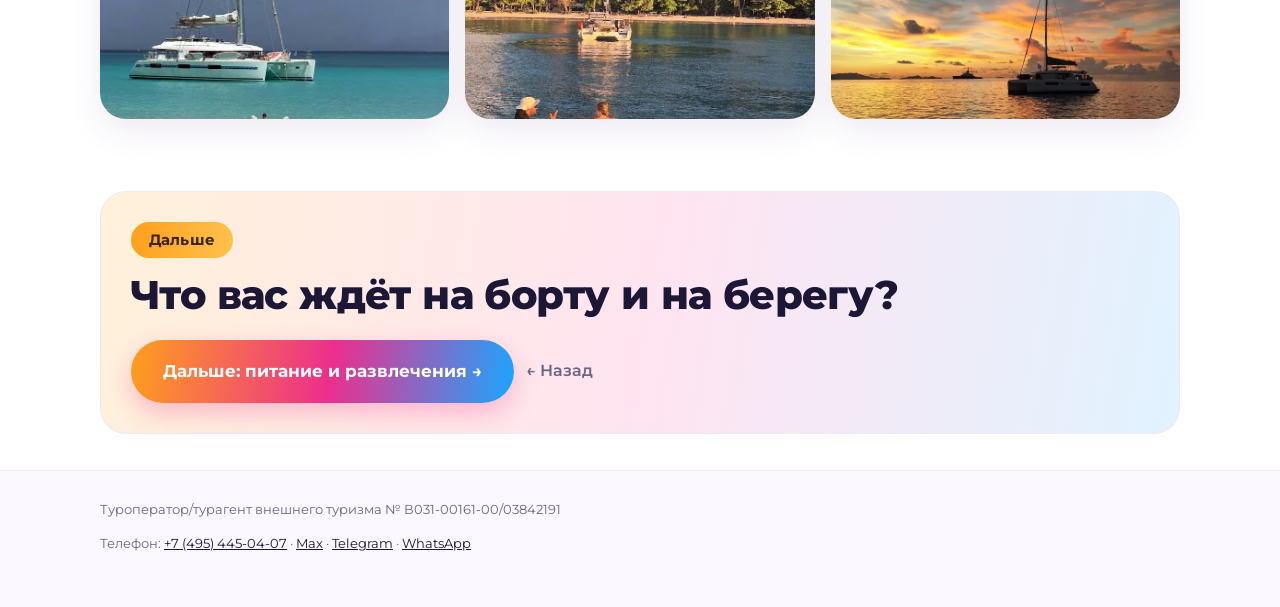
<file: step-1.html>
<!doctype html>
<html lang="ru">
<head>
<meta charset="utf-8">
<meta name="viewport" content="width=device-width,initial-scale=1">
<title>Шаг 1: маршрут и яхта — Travel Regatta</title>
<meta name="description" content="Яхт-тур по Сейшелам на катамаране Lagoon 620 от Travel Regatta. Каждую субботу, 7 дней, от 140 000 ₽ с человека.">
<link rel="preconnect" href="https://fonts.googleapis.com">
<link rel="preconnect" href="https://fonts.gstatic.com" crossorigin>
<link rel="stylesheet" href="https://fonts.googleapis.com/css2?family=Montserrat:wght@400;600;700;800&display=swap">
<link rel="stylesheet" href="style.css">
<link rel="prefetch" href="step-2.html">
</head>
<body>
<header class="top">
 <div class="wrap"><a class="logo" href="index.html"><img src="logo.webp" alt="" width="40" height="40"><span>TRAVEL REGATTA<small>путешествие и отдых на яхте</small></span></a>
 <a class="btn blue" href="#book-modal" data-book>Забронировать каюту</a></div>
 <div class="wrap pw"><div class="progress"><b>Шаг 1 из 5</b><div class="bar"><a href="step-1.html" aria-label="Шаг 1"><i class="on"></i></a><a href="step-2.html" aria-label="Шаг 2"><i class=""></i></a><a href="step-3.html" aria-label="Шаг 3"><i class=""></i></a><a href="step-4.html" aria-label="Шаг 4"><i class=""></i></a><a href="step-5.html" aria-label="Шаг 5"><i class=""></i></a></div></div></div>
 <div style="height:12px"></div>
</header>

<section><div class="wrap">
 <span class="pill">Шаг 1 · Маршрут и яхта</span>
 <h1>Ваш маршрут по Сейшельскому архипелагу</h1>
 <p class="lead">Семь разных островов за одну неделю. Мы идём по готовому маршруту, а вы выбираете, где купаться, нырять и отдыхать.</p>
 <div class="split" style="margin-top:20px">
  <div class="map"><img src="route-map.svg" alt="Карта маршрута по Сейшельским островам" width="640" height="720" loading="eager"></div>
  <div>
   <p class="route">Маэ <span>→</span> Сент-Анн <span>→</span> Праслин <span>→</span> Анс-Лацио <span>→</span> Курьёз <span>→</span> Сен-Пьер <span>→</span> Фелисите <span>→</span> Ла-Диг <span>→</span> Бо-Валлон <span>→</span> Маэ</p>
   <ul class="steps">
    <li><b>Суббота: посадка на яхту на Маэ до 15:00</b>Знакомство с экипажем и первое купание у Сент-Анн.</li>
    <li><b>Праслин и Курьёз</b>Лучший пляж, джунгли Валле-де-Мэ и гигантские черепахи.</li>
    <li><b>Ла-Диг и Фелисите</b>Гранитные скалы, велосипеды, коралловые сады.</li>
    <li><b>Суббота: высадка в марине Маэ до 9:00</b></li>
   </ul>
  </div>
 </div>
</div></section>

<section><div class="wrap">
 <div class="split rev">
  <div>
   <span class="pill">Яхта Lagoon 620</span>
   <h2>Ваш дом посреди Индийского океана</h2>
   <ul class="checks "><li>6 кают</li><li>Вместимость до 12 человек</li><li>Санузел, кондиционер и климат-контроль в каждой каюте</li><li>Wi-Fi, SUP, каяки и оборудование для снорклинга</li><li>Год выпуска: 2019</li></ul>
  </div>
  <div class="ph r43"><img src="pdf-lagoon-l.webp" srcset="pdf-lagoon-s.webp 760w, pdf-lagoon-l.webp 1400w" sizes="(max-width:860px) 100vw, 520px" alt="Катамаран Lagoon 620 под парусами" loading="lazy" decoding="async"></div>
 </div>
 <div class="g3" style="margin-top:20px">
  <div class="ph r11"><img src="pdf-s2d-l.webp" srcset="pdf-s2d-s.webp 760w, pdf-s2d-l.webp 1400w" sizes="(max-width:860px) 33vw, 360px" alt="Остров с высоты" loading="lazy" decoding="async"></div>
  <div class="ph r11"><img src="pdf-s5a-l.webp" srcset="pdf-s5a-s.webp 760w, pdf-s5a-l.webp 1400w" sizes="(max-width:860px) 33vw, 360px" alt="Черепаха на Курьёзе" loading="lazy" decoding="async"></div>
  <div class="ph r11"><img src="pdf-sail2-l.webp" srcset="pdf-sail2-s.webp 760w, pdf-sail2-l.webp 1400w" sizes="(max-width:860px) 33vw, 360px" alt="Lagoon 620 у скал Ла-Диг" loading="lazy" decoding="async"></div>
 </div>
</div></section>
<!--enh:yacht-->
<section><div class="wrap"><span class="pill">Яхта</span><h2>Lagoon 620 снаружи и на палубе</h2><div class="mos"><div class="ph r43"><img src="yacht-077-l.webp" srcset="yacht-077-s.webp 760w, yacht-077-l.webp 1400w" sizes="(max-width:760px) 50vw, 360px" alt="Lagoon 620 у причала сверху" loading="lazy" decoding="async"></div><div class="ph r43"><img src="yacht-081-l.webp" srcset="yacht-081-s.webp 760w, yacht-081-l.webp 1400w" sizes="(max-width:760px) 50vw, 360px" alt="Катамаран в марине Eden Island" loading="lazy" decoding="async"></div><div class="ph r43"><img src="heic-12-l.webp" srcset="heic-12-s.webp 760w, heic-12-l.webp 1400w" sizes="(max-width:760px) 50vw, 360px" alt="Носовые сетки яхты" loading="lazy" decoding="async"></div><div class="ph r43"><img src="heic-02-l.webp" srcset="heic-02-s.webp 760w, heic-02-l.webp 1400w" sizes="(max-width:760px) 50vw, 360px" alt="Вид с носа на марину" loading="lazy" decoding="async"></div><div class="ph r43"><img src="heic-07-l.webp" srcset="heic-07-s.webp 760w, heic-07-l.webp 1400w" sizes="(max-width:760px) 50vw, 360px" alt="Верхняя палуба и штурвал" loading="lazy" decoding="async"></div><div class="ph r43"><img src="heic-15-l.webp" srcset="heic-15-s.webp 760w, heic-15-l.webp 1400w" sizes="(max-width:760px) 50vw, 360px" alt="Носовая часть палубы" loading="lazy" decoding="async"></div></div></div></section>
<!--enh:sail-->
<section><div class="wrap"><span class="pill">Под парусами</span><h2>Под парусами и на якоре</h2><div class="mos"><div class="ph r43"><img src="apr-main-l.webp" srcset="apr-main-s.webp 760w, apr-main-l.webp 1400w" sizes="(max-width:760px) 50vw, 360px" alt="Lagoon 620 у берега Сейшел" loading="lazy" decoding="async"></div><div class="ph r43"><img src="apr-5122-l.webp" srcset="apr-5122-s.webp 760w, apr-5122-l.webp 1400w" sizes="(max-width:760px) 50vw, 360px" alt="Катамаран под парусами" loading="lazy" decoding="async"></div><div class="ph r43"><img src="apr-5123-l.webp" srcset="apr-5123-s.webp 760w, apr-5123-l.webp 1400w" sizes="(max-width:760px) 50vw, 360px" alt="Нос яхты и открытый океан" loading="lazy" decoding="async"></div><div class="ph r43"><img src="apr-5115-l.webp" srcset="apr-5115-s.webp 760w, apr-5115-l.webp 1400w" sizes="(max-width:760px) 50vw, 360px" alt="Яхта у пляжа с бирюзовой водой" loading="lazy" decoding="async"></div><div class="ph r43"><img src="apr-5073-l.webp" srcset="apr-5073-s.webp 760w, apr-5073-l.webp 1400w" sizes="(max-width:760px) 50vw, 360px" alt="Яхта в бухте у гор" loading="lazy" decoding="async"></div><div class="ph r43"><img src="apr-4932-l.webp" srcset="apr-4932-s.webp 760w, apr-4932-l.webp 1400w" sizes="(max-width:760px) 50vw, 360px" alt="Катамаран на закате" loading="lazy" decoding="async"></div></div></div></section>
<section><div class="wrap"><div class="next">
 <span class="pill yellow">Дальше</span>
 <h2>Что вас ждёт на борту и на берегу?</h2>
 <div class="nav2"><a class="btn" href="step-2.html">Дальше: питание и развлечения →</a><a class="back" href="index.html">← Назад</a></div>
</div></div></section>

<footer><div class="wrap">
 <p>Туроператор/турагент внешнего туризма № В031-00161-00/03842191</p>
 <p>Телефон: <a href="tel:+74954450407">+7 (495) 445-04-07</a> · <a href="#">Max</a> · <a href="#">Telegram</a> · <a href="#">WhatsApp</a></p>
</div></footer>
<!--enh:modal-->
<div class="modal" id="book-modal" role="dialog" aria-modal="true" aria-labelledby="m-title">
 <div class="modal-box">
  <button class="modal-x" type="button" data-close aria-label="Закрыть">×</button>
  <span class="pill">Бронь</span>
  <h2 id="m-title">Забронируйте каюту</h2>
  <p class="modal-price">от 140 000 ₽ с человека при размещении по двое в каюте. Бронируйте заранее: выгоднее билеты и больше выбор кают.</p>
  <form id="m-lead" action="#" method="post" novalidate>
   <div><label for="m-name">Имя</label><input id="m-name" name="name" type="text" autocomplete="name" required placeholder="Как к вам обращаться"></div>
   <div><label for="m-phone">Телефон</label><input id="m-phone" name="phone" type="tel" autocomplete="tel" required placeholder="+7"></div>
   <div><label>Удобный мессенджер</label>
    <div class="msg">
     <label><input type="radio" name="messenger" value="Telegram" checked><span>Telegram</span></label>
     <label><input type="radio" name="messenger" value="WhatsApp"><span>WhatsApp</span></label>
     <label><input type="radio" name="messenger" value="Max"><span>Max</span></label>
    </div></div>
   <div><label for="m-date">Желаемая суббота</label><select id="m-date" name="date"><option>Пока не определился(лась)</option></select></div>
   <button class="btn wide" type="submit">Забронировать каюту</button>
   <p class="note">Нажимая кнопку, вы соглашаетесь на обработку персональных данных. Это прототип: форма пока никуда не отправляется.</p>
  </form>
  <div class="ok" id="m-ok"><h3>Спасибо!</h3><p style="margin:0">Менеджер напишет вам в выбранный мессенджер.</p></div>
 </div>
</div>
<script>
(function(){
  var m=document.getElementById('book-modal'),f=document.getElementById('m-lead'),ok=document.getElementById('m-ok'),s=document.getElementById('m-date'),d=new Date(),i,o;
  d.setDate(d.getDate()+((6-d.getDay()+7)%7||7));
  for(i=0;i<16;i++){o=document.createElement('option');o.textContent=d.toLocaleDateString('ru-RU',{day:'numeric',month:'long',year:'numeric'});s.appendChild(o);d.setDate(d.getDate()+7);}
  function open(){f.style.display='';ok.style.display='none';m.classList.add('open');document.documentElement.classList.add('modal-open');setTimeout(function(){document.getElementById('m-name').focus();},60);}
  function close(){m.classList.remove('open');document.documentElement.classList.remove('modal-open');}
  document.addEventListener('click',function(e){
    if(e.target.closest('[data-book]')){e.preventDefault();open();return;}
    if(m.classList.contains('open')&&(e.target===m||e.target.closest('[data-close]')))close();
  });
  document.addEventListener('keydown',function(e){if(e.key==='Escape')close();});
  f.addEventListener('submit',function(e){e.preventDefault();f.style.display='none';ok.style.display='block';});
})();
</script>
<!--enh:lightbox-->
<div class="lb" id="lb" role="dialog" aria-modal="true" aria-label="Просмотр фото">
 <button class="lb-x" type="button" aria-label="Закрыть">×</button>
 <button class="lb-p" type="button" aria-label="Предыдущее фото">‹</button>
 <img alt="" id="lb-img">
 <button class="lb-n" type="button" aria-label="Следующее фото">›</button>
 <div class="lb-c" id="lb-c"></div>
</div>
<script>
(function(){
  var lb=document.getElementById('lb'),im=document.getElementById('lb-img'),cap=document.getElementById('lb-c'),list=[],i=0,x0=null;
  function big(s){return s.replace(/-s\.webp/,'-l.webp');}
  function show(n){i=(n+list.length)%list.length;var e=list[i];im.src=big(e.currentSrc||e.src);im.alt=e.alt||'';cap.textContent=(e.alt?e.alt+' · ':'')+(i+1)+' / '+list.length;}
  function open(e){list=[].slice.call(document.querySelectorAll('.ph img, .map img')).filter(function(a){return !a.closest('.modal');});i=list.indexOf(e);if(i<0)return;show(i);lb.classList.add('open');document.documentElement.classList.add('modal-open');}
  function close(){lb.classList.remove('open');document.documentElement.classList.remove('modal-open');im.removeAttribute('src');}
  document.addEventListener('click',function(e){
    var t=e.target;
    if(lb.classList.contains('open')){
      if(t.closest('.lb-x')||t===lb)close();
      else if(t.closest('.lb-p'))show(i-1);
      else if(t.closest('.lb-n'))show(i+1);
      return;
    }
    if(t.tagName==='IMG'&&t.closest('.ph, .map')&&!t.closest('.modal')){open(t);}
  });
  document.addEventListener('keydown',function(e){
    if(!lb.classList.contains('open'))return;
    if(e.key==='Escape')close();else if(e.key==='ArrowLeft')show(i-1);else if(e.key==='ArrowRight')show(i+1);
  });
  lb.addEventListener('touchstart',function(e){x0=e.touches[0].clientX;},{passive:true});
  lb.addEventListener('touchend',function(e){if(x0===null)return;var dx=e.changedTouches[0].clientX-x0;x0=null;if(Math.abs(dx)>50)show(i+(dx<0?1:-1));},{passive:true});
})();
</script>
<div class="sticky"><a class="btn blue" href="step-2.html">Дальше →</a></div>
</body>
</html>
</file>
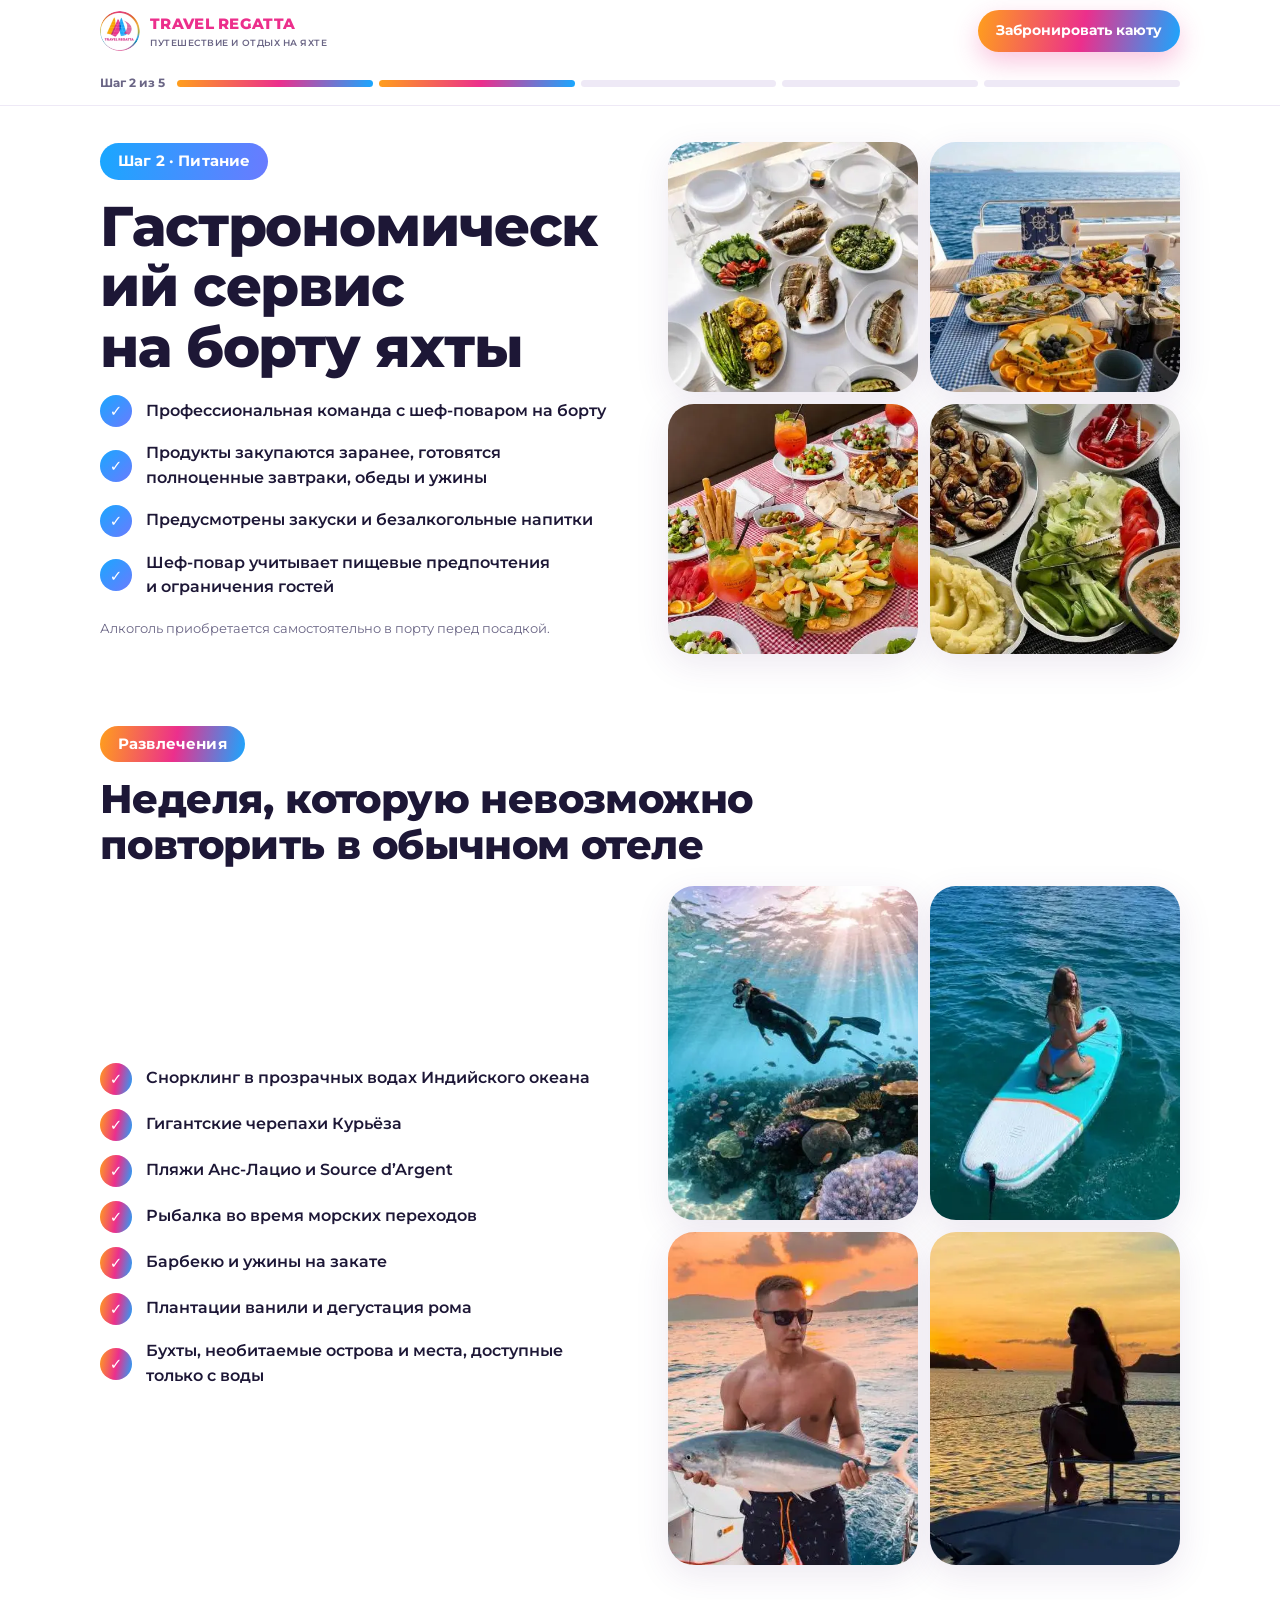
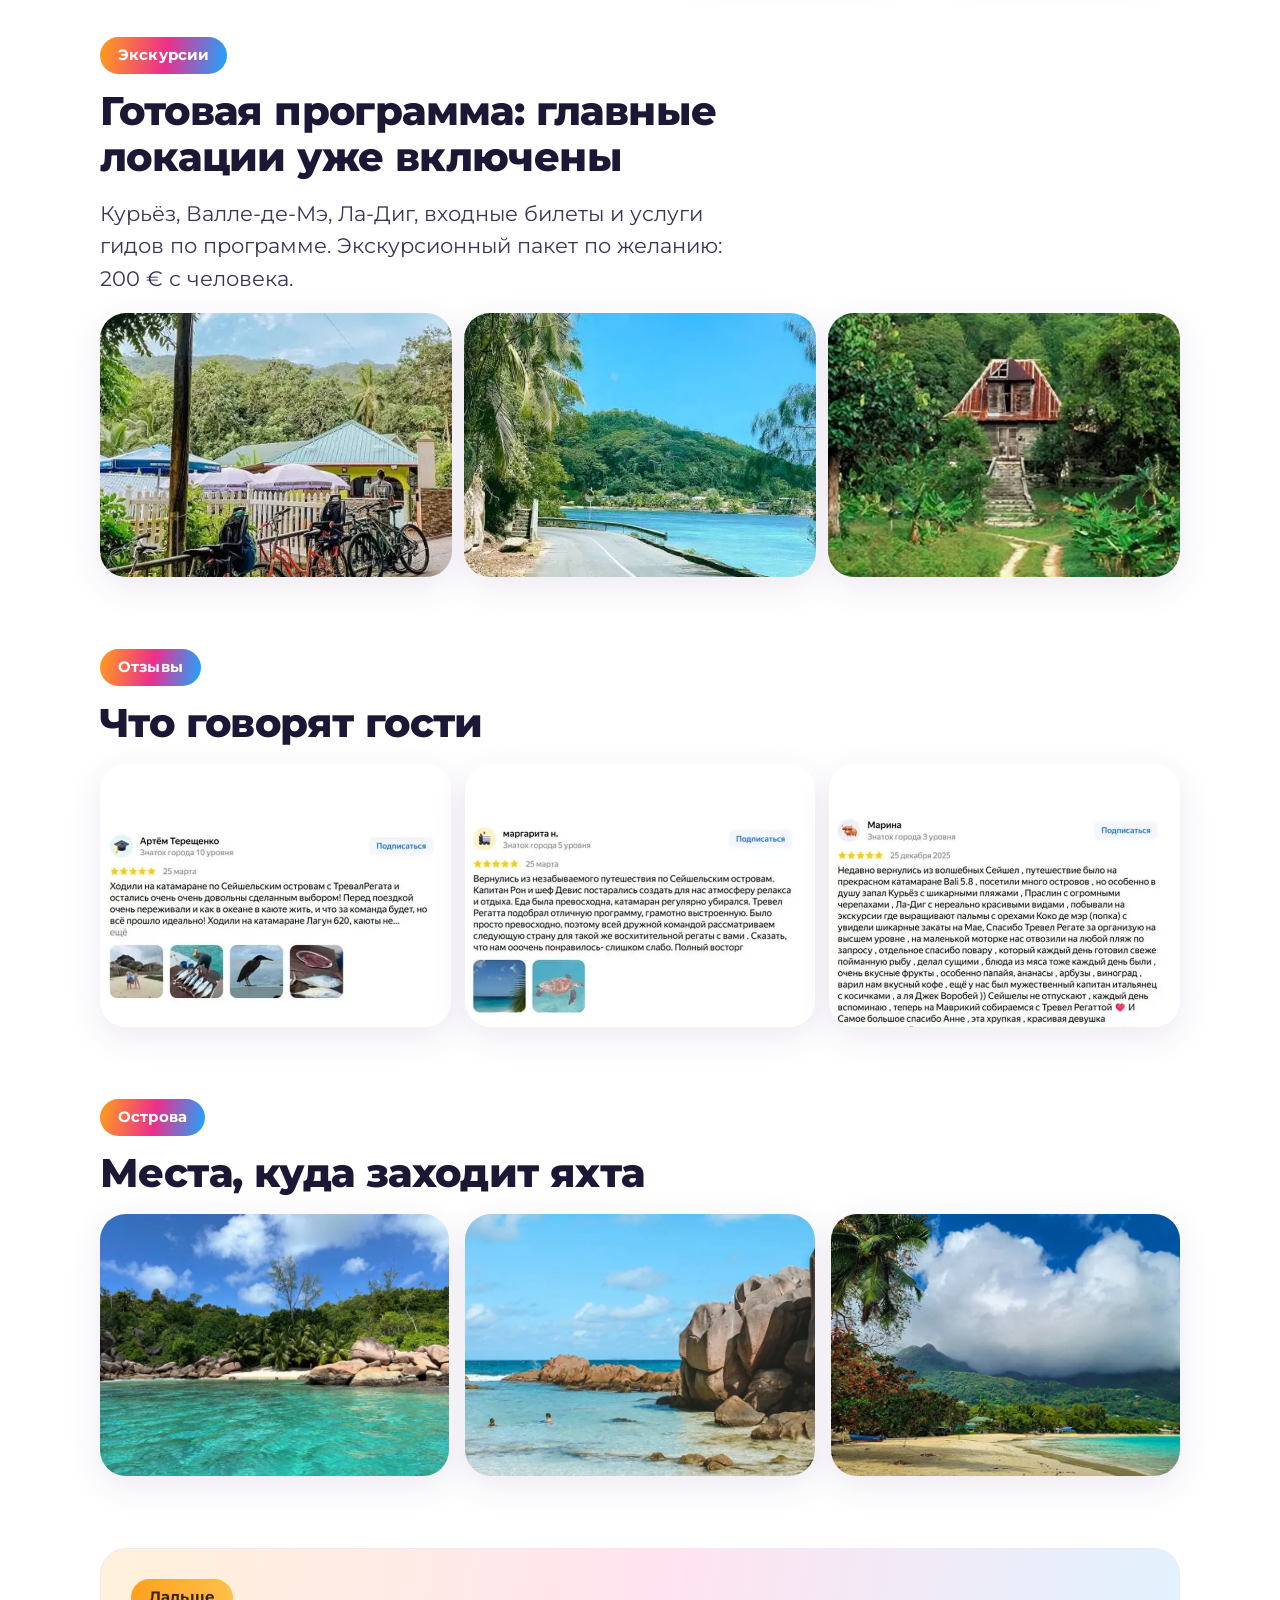
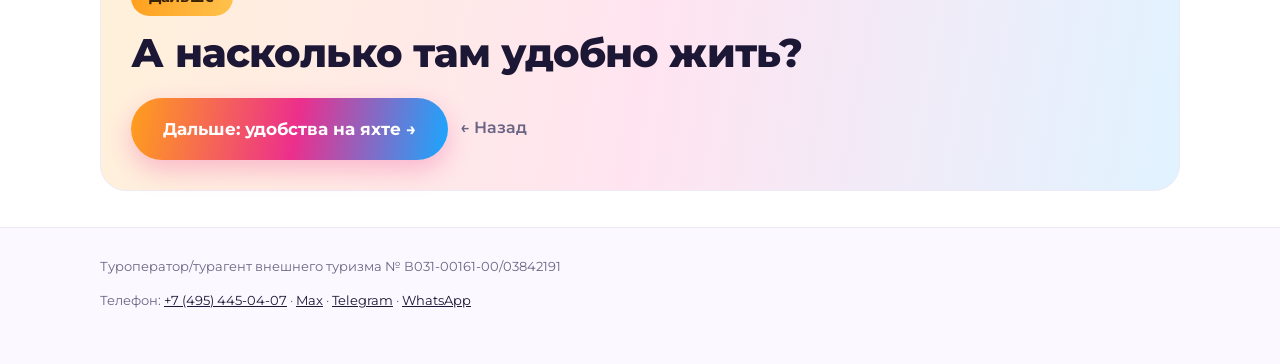
<file: step-2.html>
<!doctype html>
<html lang="ru">
<head>
<meta charset="utf-8">
<meta name="viewport" content="width=device-width,initial-scale=1">
<title>Шаг 2: питание и развлечения — Travel Regatta</title>
<meta name="description" content="Яхт-тур по Сейшелам на катамаране Lagoon 620 от Travel Regatta. Каждую субботу, 7 дней, от 140 000 ₽ с человека.">
<link rel="preconnect" href="https://fonts.googleapis.com">
<link rel="preconnect" href="https://fonts.gstatic.com" crossorigin>
<link rel="stylesheet" href="https://fonts.googleapis.com/css2?family=Montserrat:wght@400;600;700;800&display=swap">
<link rel="stylesheet" href="style.css">
<link rel="prefetch" href="step-3.html">
</head>
<body>
<header class="top">
 <div class="wrap"><a class="logo" href="index.html"><img src="logo.webp" alt="" width="40" height="40"><span>TRAVEL REGATTA<small>путешествие и отдых на яхте</small></span></a>
 <a class="btn blue" href="#book-modal" data-book>Забронировать каюту</a></div>
 <div class="wrap pw"><div class="progress"><b>Шаг 2 из 5</b><div class="bar"><a href="step-1.html" aria-label="Шаг 1"><i class="on"></i></a><a href="step-2.html" aria-label="Шаг 2"><i class="on"></i></a><a href="step-3.html" aria-label="Шаг 3"><i class=""></i></a><a href="step-4.html" aria-label="Шаг 4"><i class=""></i></a><a href="step-5.html" aria-label="Шаг 5"><i class=""></i></a></div></div></div>
 <div style="height:12px"></div>
</header>

<section><div class="wrap">
 <div class="split">
  <div>
   <span class="pill green">Шаг 2 · Питание</span>
   <h1>Гастрономический сервис на борту яхты</h1>
   <ul class="checks green"><li>Профессиональная команда с шеф-поваром на борту</li><li>Продукты закупаются заранее, готовятся полноценные завтраки, обеды и ужины</li><li>Предусмотрены закуски и безалкогольные напитки</li><li>Шеф-повар учитывает пищевые предпочтения и ограничения гостей</li></ul>
   <p class="note">Алкоголь приобретается самостоятельно в порту перед посадкой.</p>
  </div>
  <div class="g2">
   <div class="ph r11"><img src="pdf-food1-l.webp" srcset="pdf-food1-s.webp 760w, pdf-food1-l.webp 1400w" sizes="(max-width:860px) 50vw, 270px" alt="Рыба и овощи на столе яхты" loading="lazy" decoding="async"></div>
   <div class="ph r11"><img src="pdf-food2-l.webp" srcset="pdf-food2-s.webp 760w, pdf-food2-l.webp 1400w" sizes="(max-width:860px) 50vw, 270px" alt="Закуски на палубе" loading="lazy" decoding="async"></div>
   <div class="ph r11"><img src="pdf-food3-l.webp" srcset="pdf-food3-s.webp 760w, pdf-food3-l.webp 1400w" sizes="(max-width:860px) 50vw, 270px" alt="Фрукты и закуски" loading="lazy" decoding="async"></div>
   <div class="ph r11"><img src="pdf-food4-l.webp" srcset="pdf-food4-s.webp 760w, pdf-food4-l.webp 1400w" sizes="(max-width:860px) 50vw, 270px" alt="Горячие блюда" loading="lazy" decoding="async"></div>
  </div>
 </div>
</div></section>

<section><div class="wrap">
 <span class="pill">Развлечения</span>
 <h2>Неделя, которую невозможно повторить в обычном отеле</h2>
 <div class="split">
  <div>
   <ul class="checks "><li>Снорклинг в прозрачных водах Индийского океана</li><li>Гигантские черепахи Курьёза</li><li>Пляжи Анс-Лацио и Source d’Argent</li><li>Рыбалка во время морских переходов</li><li>Барбекю и ужины на закате</li><li>Плантации ванили и дегустация рома</li><li>Бухты, необитаемые острова и места, доступные только с воды</li></ul>
  </div>
  <div class="g2">
   <div class="ph r34"><img src="pdf-s5b-l.webp" srcset="pdf-s5b-s.webp 760w, pdf-s5b-l.webp 1400w" sizes="(max-width:860px) 50vw, 270px" alt="Снорклинг над коралловым рифом" loading="lazy" decoding="async"></div>
   <div class="ph r34"><img src="pdf-s5c-l.webp" srcset="pdf-s5c-s.webp 760w, pdf-s5c-l.webp 1400w" sizes="(max-width:860px) 50vw, 270px" alt="Прогулка на SUP" loading="lazy" decoding="async"></div>
   <div class="ph r34"><img src="pdf-s2b-l.webp" srcset="pdf-s2b-s.webp 760w, pdf-s2b-l.webp 1400w" sizes="(max-width:860px) 50vw, 270px" alt="Свежий улов с рыбалки" loading="lazy" decoding="async"></div>
   <div class="ph r34"><img src="pdf-s5d-l.webp" srcset="pdf-s5d-s.webp 760w, pdf-s5d-l.webp 1400w" sizes="(max-width:860px) 50vw, 270px" alt="Закат с палубы" loading="lazy" decoding="async"></div>
  </div>
 </div>
</div></section>

<section><div class="wrap">
 <span class="pill">Экскурсии</span>
 <h2>Готовая программа: главные локации уже включены</h2>
 <p class="lead">Курьёз, Валле-де-Мэ, Ла-Диг, входные билеты и услуги гидов по программе. Экскурсионный пакет по желанию: 200 € с человека.</p>
 <div class="g3" style="margin-top:18px">
  <div class="ph r43"><img src="pdf-exc1-l.webp" srcset="pdf-exc1-s.webp 760w, pdf-exc1-l.webp 1400w" sizes="(max-width:860px) 33vw, 360px" alt="Ла-Диг: велосипеды" loading="lazy" decoding="async"></div>
  <div class="ph r43"><img src="pdf-exc2-l.webp" srcset="pdf-exc2-s.webp 760w, pdf-exc2-l.webp 1400w" sizes="(max-width:860px) 33vw, 360px" alt="Дорога вдоль побережья" loading="lazy" decoding="async"></div>
  <div class="ph r43"><img src="pdf-exc3-l.webp" srcset="pdf-exc3-s.webp 760w, pdf-exc3-l.webp 1400w" sizes="(max-width:860px) 33vw, 360px" alt="Колониальный дом Л’Юнион" loading="lazy" decoding="async"></div>
 </div>
</div></section>

<section><div class="wrap">
 <span class="pill">Отзывы</span>
 <h2>Что говорят гости</h2>
 <div class="rv">
  <div class="ph r43"><img src="review-058-l.webp" srcset="review-058-s.webp 760w, review-058-l.webp 1400w" sizes="(max-width:860px) 100vw, 360px" alt="Отзыв на Яндекс Картах" loading="lazy" decoding="async"></div>
  <div class="ph r43"><img src="review-059-l.webp" srcset="review-059-s.webp 760w, review-059-l.webp 1400w" sizes="(max-width:860px) 100vw, 360px" alt="Отзыв на Яндекс Картах" loading="lazy" decoding="async"></div>
  <div class="ph r43"><img src="review-060-l.webp" srcset="review-060-s.webp 760w, review-060-l.webp 1400w" sizes="(max-width:860px) 100vw, 360px" alt="Отзыв на Яндекс Картах" loading="lazy" decoding="async"></div>
 </div>
</div></section>
<!--enh:islands-->
<section><div class="wrap"><span class="pill">Острова</span><h2>Места, куда заходит яхта</h2><div class="mos"><div class="ph r43"><img src="day2-003-l.webp" srcset="day2-003-s.webp 760w, day2-003-l.webp 1400w" sizes="(max-width:760px) 50vw, 360px" alt="Берег острова и бирюзовая вода" loading="lazy" decoding="async"></div><div class="ph r43"><img src="day5-022-l.webp" srcset="day5-022-s.webp 760w, day5-022-l.webp 1400w" sizes="(max-width:760px) 50vw, 360px" alt="Гранитные скалы Ла-Диг" loading="lazy" decoding="async"></div><div class="ph r43"><img src="day6-024-l.webp" srcset="day6-024-s.webp 760w, day6-024-l.webp 1400w" sizes="(max-width:760px) 50vw, 360px" alt="Пляж на Маэ" loading="lazy" decoding="async"></div></div></div></section>
<section><div class="wrap"><div class="next">
 <span class="pill yellow">Дальше</span>
 <h2>А насколько там удобно жить?</h2>
 <div class="nav2"><a class="btn" href="step-3.html">Дальше: удобства на яхте →</a><a class="back" href="step-1.html">← Назад</a></div>
</div></div></section>

<footer><div class="wrap">
 <p>Туроператор/турагент внешнего туризма № В031-00161-00/03842191</p>
 <p>Телефон: <a href="tel:+74954450407">+7 (495) 445-04-07</a> · <a href="#">Max</a> · <a href="#">Telegram</a> · <a href="#">WhatsApp</a></p>
</div></footer>
<!--enh:modal-->
<div class="modal" id="book-modal" role="dialog" aria-modal="true" aria-labelledby="m-title">
 <div class="modal-box">
  <button class="modal-x" type="button" data-close aria-label="Закрыть">×</button>
  <span class="pill">Бронь</span>
  <h2 id="m-title">Забронируйте каюту</h2>
  <p class="modal-price">от 140 000 ₽ с человека при размещении по двое в каюте. Бронируйте заранее: выгоднее билеты и больше выбор кают.</p>
  <form id="m-lead" action="#" method="post" novalidate>
   <div><label for="m-name">Имя</label><input id="m-name" name="name" type="text" autocomplete="name" required placeholder="Как к вам обращаться"></div>
   <div><label for="m-phone">Телефон</label><input id="m-phone" name="phone" type="tel" autocomplete="tel" required placeholder="+7"></div>
   <div><label>Удобный мессенджер</label>
    <div class="msg">
     <label><input type="radio" name="messenger" value="Telegram" checked><span>Telegram</span></label>
     <label><input type="radio" name="messenger" value="WhatsApp"><span>WhatsApp</span></label>
     <label><input type="radio" name="messenger" value="Max"><span>Max</span></label>
    </div></div>
   <div><label for="m-date">Желаемая суббота</label><select id="m-date" name="date"><option>Пока не определился(лась)</option></select></div>
   <button class="btn wide" type="submit">Забронировать каюту</button>
   <p class="note">Нажимая кнопку, вы соглашаетесь на обработку персональных данных. Это прототип: форма пока никуда не отправляется.</p>
  </form>
  <div class="ok" id="m-ok"><h3>Спасибо!</h3><p style="margin:0">Менеджер напишет вам в выбранный мессенджер.</p></div>
 </div>
</div>
<script>
(function(){
  var m=document.getElementById('book-modal'),f=document.getElementById('m-lead'),ok=document.getElementById('m-ok'),s=document.getElementById('m-date'),d=new Date(),i,o;
  d.setDate(d.getDate()+((6-d.getDay()+7)%7||7));
  for(i=0;i<16;i++){o=document.createElement('option');o.textContent=d.toLocaleDateString('ru-RU',{day:'numeric',month:'long',year:'numeric'});s.appendChild(o);d.setDate(d.getDate()+7);}
  function open(){f.style.display='';ok.style.display='none';m.classList.add('open');document.documentElement.classList.add('modal-open');setTimeout(function(){document.getElementById('m-name').focus();},60);}
  function close(){m.classList.remove('open');document.documentElement.classList.remove('modal-open');}
  document.addEventListener('click',function(e){
    if(e.target.closest('[data-book]')){e.preventDefault();open();return;}
    if(m.classList.contains('open')&&(e.target===m||e.target.closest('[data-close]')))close();
  });
  document.addEventListener('keydown',function(e){if(e.key==='Escape')close();});
  f.addEventListener('submit',function(e){e.preventDefault();f.style.display='none';ok.style.display='block';});
})();
</script>
<!--enh:lightbox-->
<div class="lb" id="lb" role="dialog" aria-modal="true" aria-label="Просмотр фото">
 <button class="lb-x" type="button" aria-label="Закрыть">×</button>
 <button class="lb-p" type="button" aria-label="Предыдущее фото">‹</button>
 <img alt="" id="lb-img">
 <button class="lb-n" type="button" aria-label="Следующее фото">›</button>
 <div class="lb-c" id="lb-c"></div>
</div>
<script>
(function(){
  var lb=document.getElementById('lb'),im=document.getElementById('lb-img'),cap=document.getElementById('lb-c'),list=[],i=0,x0=null;
  function big(s){return s.replace(/-s\.webp/,'-l.webp');}
  function show(n){i=(n+list.length)%list.length;var e=list[i];im.src=big(e.currentSrc||e.src);im.alt=e.alt||'';cap.textContent=(e.alt?e.alt+' · ':'')+(i+1)+' / '+list.length;}
  function open(e){list=[].slice.call(document.querySelectorAll('.ph img, .map img')).filter(function(a){return !a.closest('.modal');});i=list.indexOf(e);if(i<0)return;show(i);lb.classList.add('open');document.documentElement.classList.add('modal-open');}
  function close(){lb.classList.remove('open');document.documentElement.classList.remove('modal-open');im.removeAttribute('src');}
  document.addEventListener('click',function(e){
    var t=e.target;
    if(lb.classList.contains('open')){
      if(t.closest('.lb-x')||t===lb)close();
      else if(t.closest('.lb-p'))show(i-1);
      else if(t.closest('.lb-n'))show(i+1);
      return;
    }
    if(t.tagName==='IMG'&&t.closest('.ph, .map')&&!t.closest('.modal')){open(t);}
  });
  document.addEventListener('keydown',function(e){
    if(!lb.classList.contains('open'))return;
    if(e.key==='Escape')close();else if(e.key==='ArrowLeft')show(i-1);else if(e.key==='ArrowRight')show(i+1);
  });
  lb.addEventListener('touchstart',function(e){x0=e.touches[0].clientX;},{passive:true});
  lb.addEventListener('touchend',function(e){if(x0===null)return;var dx=e.changedTouches[0].clientX-x0;x0=null;if(Math.abs(dx)>50)show(i+(dx<0?1:-1));},{passive:true});
})();
</script>
<div class="sticky"><a class="btn blue" href="step-3.html">Дальше →</a></div>
</body>
</html>
</file>
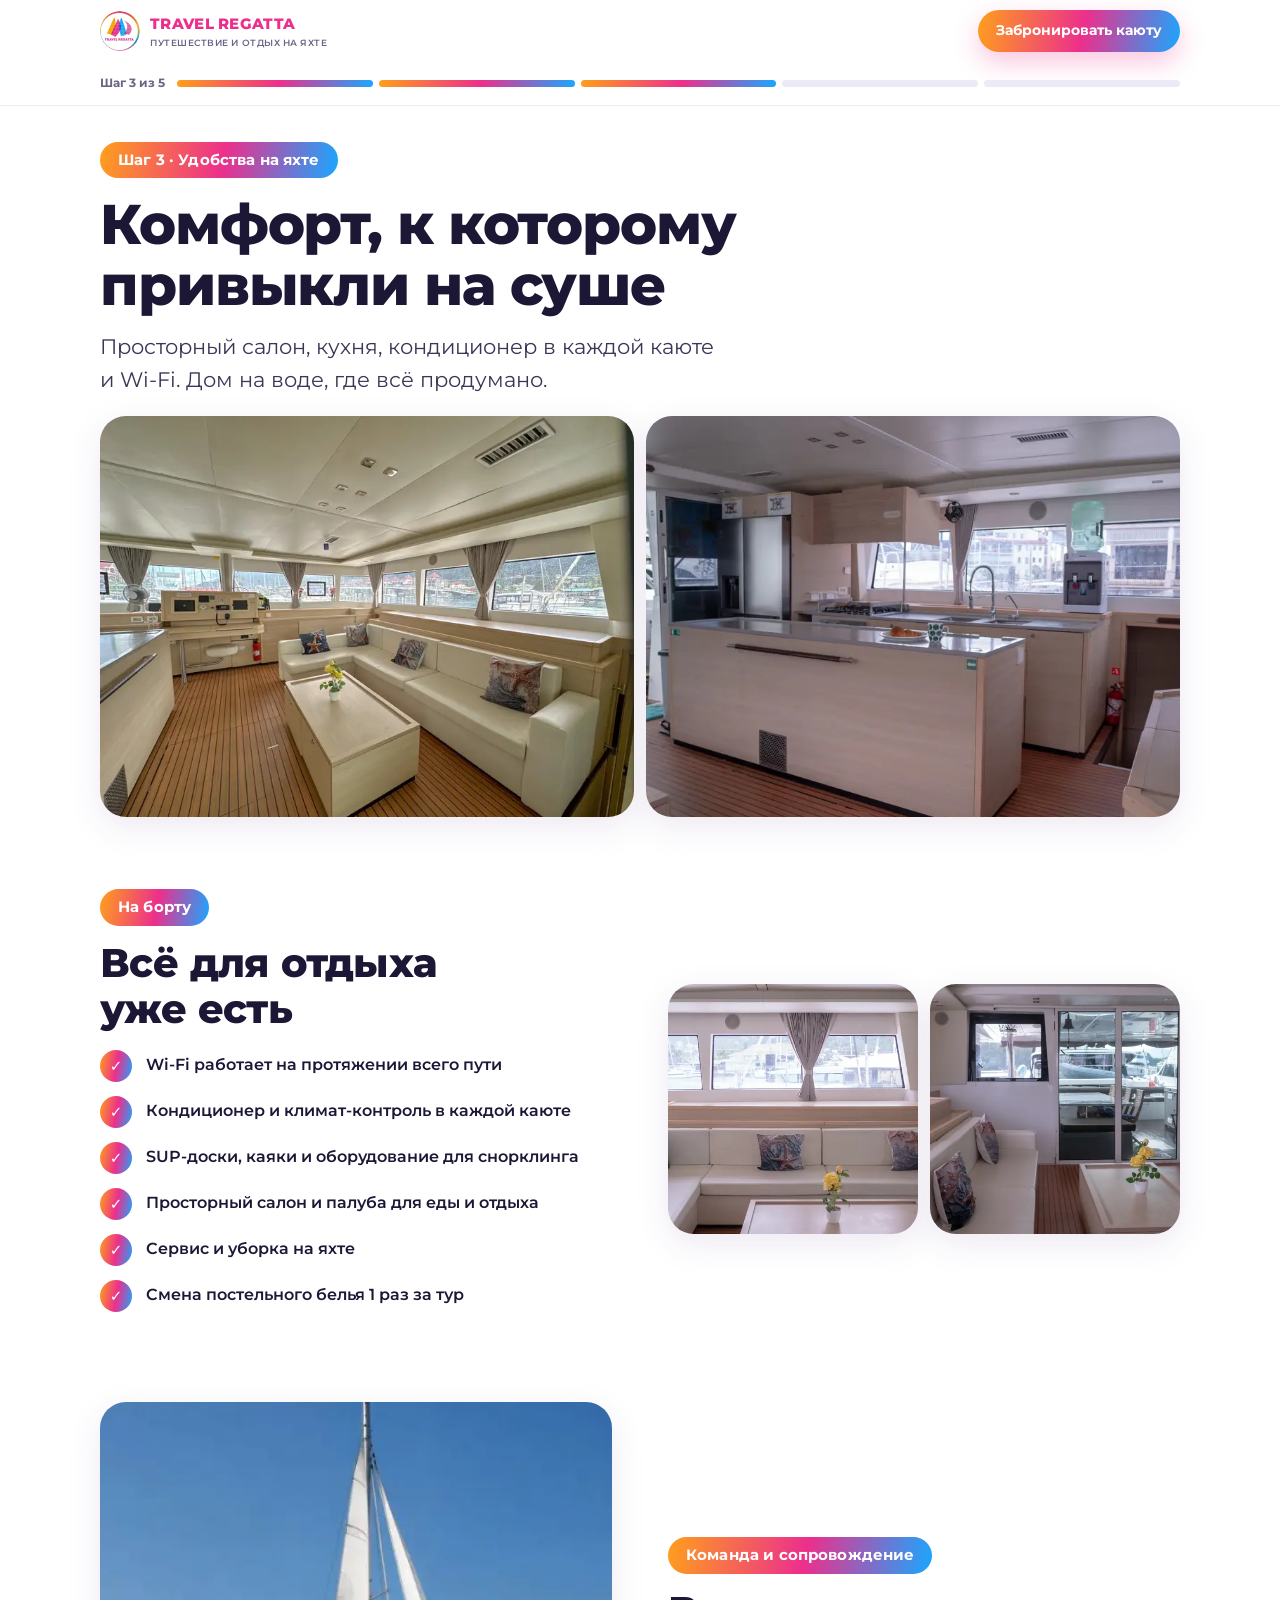
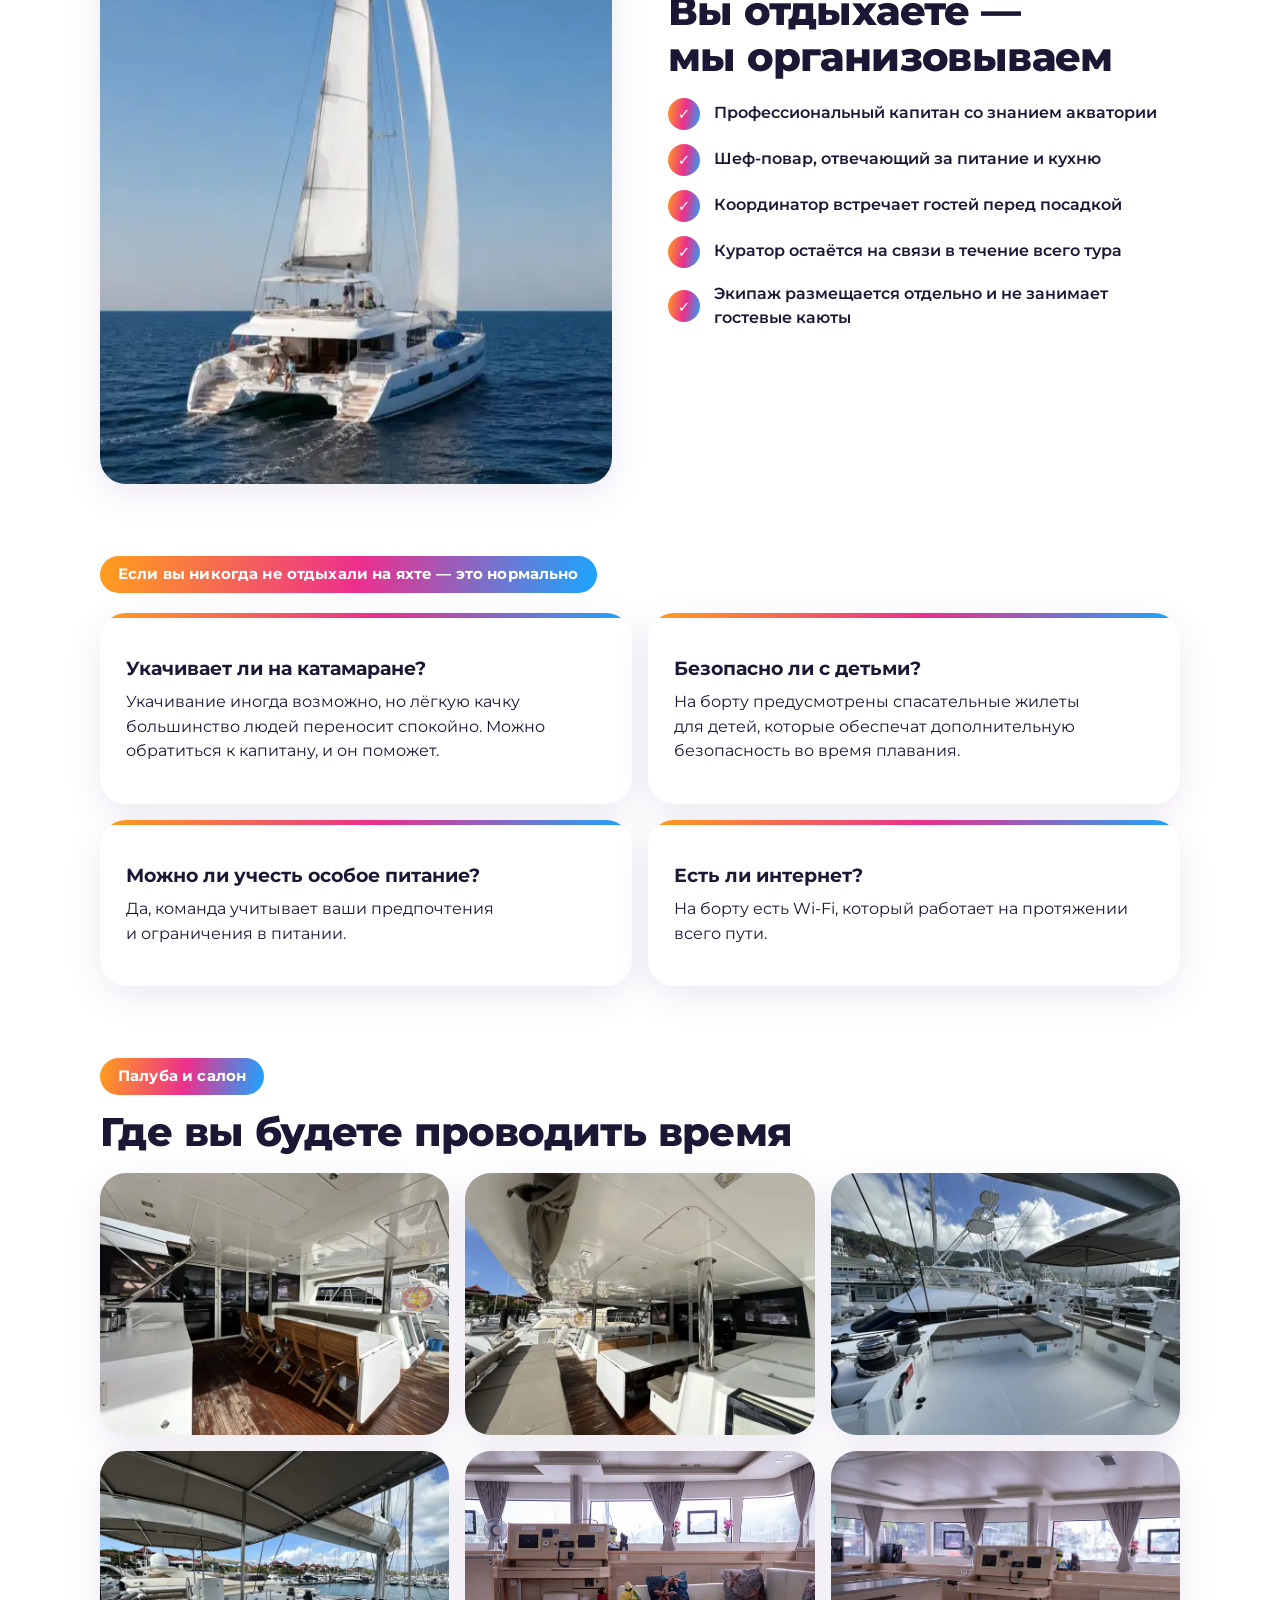
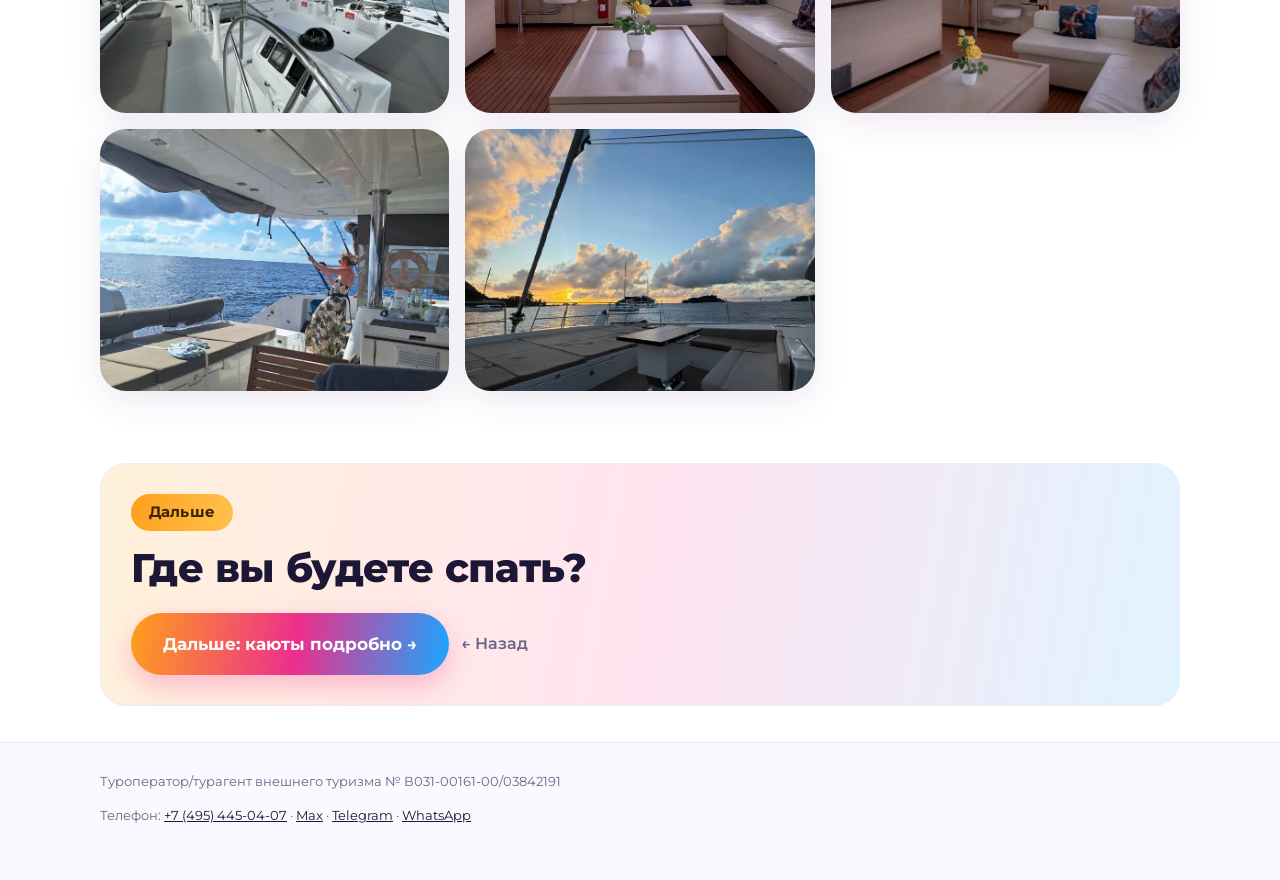
<file: step-3.html>
<!doctype html>
<html lang="ru">
<head>
<meta charset="utf-8">
<meta name="viewport" content="width=device-width,initial-scale=1">
<title>Шаг 3: удобства на яхте — Travel Regatta</title>
<meta name="description" content="Яхт-тур по Сейшелам на катамаране Lagoon 620 от Travel Regatta. Каждую субботу, 7 дней, от 140 000 ₽ с человека.">
<link rel="preconnect" href="https://fonts.googleapis.com">
<link rel="preconnect" href="https://fonts.gstatic.com" crossorigin>
<link rel="stylesheet" href="https://fonts.googleapis.com/css2?family=Montserrat:wght@400;600;700;800&display=swap">
<link rel="stylesheet" href="style.css">
<link rel="prefetch" href="step-4.html">
</head>
<body>
<header class="top">
 <div class="wrap"><a class="logo" href="index.html"><img src="logo.webp" alt="" width="40" height="40"><span>TRAVEL REGATTA<small>путешествие и отдых на яхте</small></span></a>
 <a class="btn blue" href="#book-modal" data-book>Забронировать каюту</a></div>
 <div class="wrap pw"><div class="progress"><b>Шаг 3 из 5</b><div class="bar"><a href="step-1.html" aria-label="Шаг 1"><i class="on"></i></a><a href="step-2.html" aria-label="Шаг 2"><i class="on"></i></a><a href="step-3.html" aria-label="Шаг 3"><i class="on"></i></a><a href="step-4.html" aria-label="Шаг 4"><i class=""></i></a><a href="step-5.html" aria-label="Шаг 5"><i class=""></i></a></div></div></div>
 <div style="height:12px"></div>
</header>

<section><div class="wrap">
 <span class="pill">Шаг 3 · Удобства на яхте</span>
 <h1>Комфорт, к которому привыкли на суше</h1>
 <p class="lead">Просторный салон, кухня, кондиционер в каждой каюте и Wi-Fi. Дом на воде, где всё продумано.</p>
 <div class="g2" style="margin-top:20px">
  <div class="ph r43"><img src="cabin-036-l.webp" srcset="cabin-036-s.webp 760w, cabin-036-l.webp 1400w" sizes="(max-width:860px) 50vw, 540px" alt="Салон яхты" loading="lazy" decoding="async"></div>
  <div class="ph r43"><img src="cabin-048-l.webp" srcset="cabin-048-s.webp 760w, cabin-048-l.webp 1400w" sizes="(max-width:860px) 50vw, 540px" alt="Камбуз яхты" loading="lazy" decoding="async"></div>
 </div>
</div></section>

<section><div class="wrap">
 <div class="split">
  <div>
   <span class="pill">На борту</span>
   <h2>Всё для отдыха уже есть</h2>
   <ul class="checks "><li>Wi-Fi работает на протяжении всего пути</li><li>Кондиционер и климат-контроль в каждой каюте</li><li>SUP-доски, каяки и оборудование для снорклинга</li><li>Просторный салон и палуба для еды и отдыха</li><li>Сервис и уборка на яхте</li><li>Смена постельного белья 1 раз за тур</li></ul>
  </div>
  <div class="g2">
   <div class="ph r11"><img src="cabin-050-l.webp" srcset="cabin-050-s.webp 760w, cabin-050-l.webp 1400w" sizes="(max-width:860px) 50vw, 270px" alt="Диван в салоне" loading="lazy" decoding="async"></div>
   <div class="ph r11"><img src="cabin-049-l.webp" srcset="cabin-049-s.webp 760w, cabin-049-l.webp 1400w" sizes="(max-width:860px) 50vw, 270px" alt="Выход на палубу" loading="lazy" decoding="async"></div>
  </div>
 </div>
</div></section>

<section><div class="wrap">
 <div class="split rev">
  <div>
   <span class="pill">Команда и сопровождение</span>
   <h2>Вы отдыхаете — мы организовываем</h2>
   <ul class="checks "><li>Профессиональный капитан со знанием акватории</li><li>Шеф-повар, отвечающий за питание и кухню</li><li>Координатор встречает гостей перед посадкой</li><li>Куратор остаётся на связи в течение всего тура</li><li>Экипаж размещается отдельно и не занимает гостевые каюты</li></ul>
  </div>
  <div class="ph r34"><img src="pdf-sail-l.webp" srcset="pdf-sail-s.webp 760w, pdf-sail-l.webp 1400w" sizes="(max-width:860px) 100vw, 400px" alt="Катамаран в открытом океане" loading="lazy" decoding="async"></div>
 </div>
</div></section>

<section><div class="wrap faq">
 <span class="pill">Если вы никогда не отдыхали на яхте — это нормально</span>
 <div class="cards c2" style="margin-top:20px">
  <div class="card"><h3>Укачивает ли на катамаране?</h3><p>Укачивание иногда возможно, но лёгкую качку большинство людей переносит спокойно. Можно обратиться к капитану, и он поможет.</p></div>
  <div class="card"><h3>Безопасно ли с детьми?</h3><p>На борту предусмотрены спасательные жилеты для детей, которые обеспечат дополнительную безопасность во время плавания.</p></div>
  <div class="card"><h3>Можно ли учесть особое питание?</h3><p>Да, команда учитывает ваши предпочтения и ограничения в питании.</p></div>
  <div class="card"><h3>Есть ли интернет?</h3><p>На борту есть Wi-Fi, который работает на протяжении всего пути.</p></div>
 </div>
</div></section>
<!--enh:deck-->
<section><div class="wrap"><span class="pill">Палуба и салон</span><h2>Где вы будете проводить время</h2><div class="mos"><div class="ph r43"><img src="heic-22-l.webp" srcset="heic-22-s.webp 760w, heic-22-l.webp 1400w" sizes="(max-width:760px) 50vw, 360px" alt="Кормовой салон с обеденным столом" loading="lazy" decoding="async"></div><div class="ph r43"><img src="heic-25-l.webp" srcset="heic-25-s.webp 760w, heic-25-l.webp 1400w" sizes="(max-width:760px) 50vw, 360px" alt="Обеденная зона на корме" loading="lazy" decoding="async"></div><div class="ph r43"><img src="heic-08-l.webp" srcset="heic-08-s.webp 760w, heic-08-l.webp 1400w" sizes="(max-width:760px) 50vw, 360px" alt="Верхняя палуба с лаунж-зоной" loading="lazy" decoding="async"></div><div class="ph r43"><img src="heic-07-l.webp" srcset="heic-07-s.webp 760w, heic-07-l.webp 1400w" sizes="(max-width:760px) 50vw, 360px" alt="Штурвал и верхняя палуба" loading="lazy" decoding="async"></div><div class="ph r43"><img src="cabin-051-l.webp" srcset="cabin-051-s.webp 760w, cabin-051-l.webp 1400w" sizes="(max-width:760px) 50vw, 360px" alt="Салон яхты" loading="lazy" decoding="async"></div><div class="ph r43"><img src="cabin-052-l.webp" srcset="cabin-052-s.webp 760w, cabin-052-l.webp 1400w" sizes="(max-width:760px) 50vw, 360px" alt="Салон и штурманский пост" loading="lazy" decoding="async"></div><!--enh:deck-add--><div class="ph r43"><img src="apr-5074-l.webp" srcset="apr-5074-s.webp 760w, apr-5074-l.webp 1400w" sizes="(max-width:760px) 50vw, 360px" alt="Палуба и штурвал" loading="lazy" decoding="async"></div><div class="ph r43"><img src="apr-5112-l.webp" srcset="apr-5112-s.webp 760w, apr-5112-l.webp 1400w" sizes="(max-width:760px) 50vw, 360px" alt="Палуба на закате" loading="lazy" decoding="async"></div></div></div></section>
<section><div class="wrap"><div class="next">
 <span class="pill yellow">Дальше</span>
 <h2>Где вы будете спать?</h2>
 <div class="nav2"><a class="btn" href="step-4.html">Дальше: каюты подробно →</a><a class="back" href="step-2.html">← Назад</a></div>
</div></div></section>

<footer><div class="wrap">
 <p>Туроператор/турагент внешнего туризма № В031-00161-00/03842191</p>
 <p>Телефон: <a href="tel:+74954450407">+7 (495) 445-04-07</a> · <a href="#">Max</a> · <a href="#">Telegram</a> · <a href="#">WhatsApp</a></p>
</div></footer>
<!--enh:modal-->
<div class="modal" id="book-modal" role="dialog" aria-modal="true" aria-labelledby="m-title">
 <div class="modal-box">
  <button class="modal-x" type="button" data-close aria-label="Закрыть">×</button>
  <span class="pill">Бронь</span>
  <h2 id="m-title">Забронируйте каюту</h2>
  <p class="modal-price">от 140 000 ₽ с человека при размещении по двое в каюте. Бронируйте заранее: выгоднее билеты и больше выбор кают.</p>
  <form id="m-lead" action="#" method="post" novalidate>
   <div><label for="m-name">Имя</label><input id="m-name" name="name" type="text" autocomplete="name" required placeholder="Как к вам обращаться"></div>
   <div><label for="m-phone">Телефон</label><input id="m-phone" name="phone" type="tel" autocomplete="tel" required placeholder="+7"></div>
   <div><label>Удобный мессенджер</label>
    <div class="msg">
     <label><input type="radio" name="messenger" value="Telegram" checked><span>Telegram</span></label>
     <label><input type="radio" name="messenger" value="WhatsApp"><span>WhatsApp</span></label>
     <label><input type="radio" name="messenger" value="Max"><span>Max</span></label>
    </div></div>
   <div><label for="m-date">Желаемая суббота</label><select id="m-date" name="date"><option>Пока не определился(лась)</option></select></div>
   <button class="btn wide" type="submit">Забронировать каюту</button>
   <p class="note">Нажимая кнопку, вы соглашаетесь на обработку персональных данных. Это прототип: форма пока никуда не отправляется.</p>
  </form>
  <div class="ok" id="m-ok"><h3>Спасибо!</h3><p style="margin:0">Менеджер напишет вам в выбранный мессенджер.</p></div>
 </div>
</div>
<script>
(function(){
  var m=document.getElementById('book-modal'),f=document.getElementById('m-lead'),ok=document.getElementById('m-ok'),s=document.getElementById('m-date'),d=new Date(),i,o;
  d.setDate(d.getDate()+((6-d.getDay()+7)%7||7));
  for(i=0;i<16;i++){o=document.createElement('option');o.textContent=d.toLocaleDateString('ru-RU',{day:'numeric',month:'long',year:'numeric'});s.appendChild(o);d.setDate(d.getDate()+7);}
  function open(){f.style.display='';ok.style.display='none';m.classList.add('open');document.documentElement.classList.add('modal-open');setTimeout(function(){document.getElementById('m-name').focus();},60);}
  function close(){m.classList.remove('open');document.documentElement.classList.remove('modal-open');}
  document.addEventListener('click',function(e){
    if(e.target.closest('[data-book]')){e.preventDefault();open();return;}
    if(m.classList.contains('open')&&(e.target===m||e.target.closest('[data-close]')))close();
  });
  document.addEventListener('keydown',function(e){if(e.key==='Escape')close();});
  f.addEventListener('submit',function(e){e.preventDefault();f.style.display='none';ok.style.display='block';});
})();
</script>
<!--enh:lightbox-->
<div class="lb" id="lb" role="dialog" aria-modal="true" aria-label="Просмотр фото">
 <button class="lb-x" type="button" aria-label="Закрыть">×</button>
 <button class="lb-p" type="button" aria-label="Предыдущее фото">‹</button>
 <img alt="" id="lb-img">
 <button class="lb-n" type="button" aria-label="Следующее фото">›</button>
 <div class="lb-c" id="lb-c"></div>
</div>
<script>
(function(){
  var lb=document.getElementById('lb'),im=document.getElementById('lb-img'),cap=document.getElementById('lb-c'),list=[],i=0,x0=null;
  function big(s){return s.replace(/-s\.webp/,'-l.webp');}
  function show(n){i=(n+list.length)%list.length;var e=list[i];im.src=big(e.currentSrc||e.src);im.alt=e.alt||'';cap.textContent=(e.alt?e.alt+' · ':'')+(i+1)+' / '+list.length;}
  function open(e){list=[].slice.call(document.querySelectorAll('.ph img, .map img')).filter(function(a){return !a.closest('.modal');});i=list.indexOf(e);if(i<0)return;show(i);lb.classList.add('open');document.documentElement.classList.add('modal-open');}
  function close(){lb.classList.remove('open');document.documentElement.classList.remove('modal-open');im.removeAttribute('src');}
  document.addEventListener('click',function(e){
    var t=e.target;
    if(lb.classList.contains('open')){
      if(t.closest('.lb-x')||t===lb)close();
      else if(t.closest('.lb-p'))show(i-1);
      else if(t.closest('.lb-n'))show(i+1);
      return;
    }
    if(t.tagName==='IMG'&&t.closest('.ph, .map')&&!t.closest('.modal')){open(t);}
  });
  document.addEventListener('keydown',function(e){
    if(!lb.classList.contains('open'))return;
    if(e.key==='Escape')close();else if(e.key==='ArrowLeft')show(i-1);else if(e.key==='ArrowRight')show(i+1);
  });
  lb.addEventListener('touchstart',function(e){x0=e.touches[0].clientX;},{passive:true});
  lb.addEventListener('touchend',function(e){if(x0===null)return;var dx=e.changedTouches[0].clientX-x0;x0=null;if(Math.abs(dx)>50)show(i+(dx<0?1:-1));},{passive:true});
})();
</script>
<div class="sticky"><a class="btn blue" href="step-4.html">Дальше →</a></div>
</body>
</html>
</file>
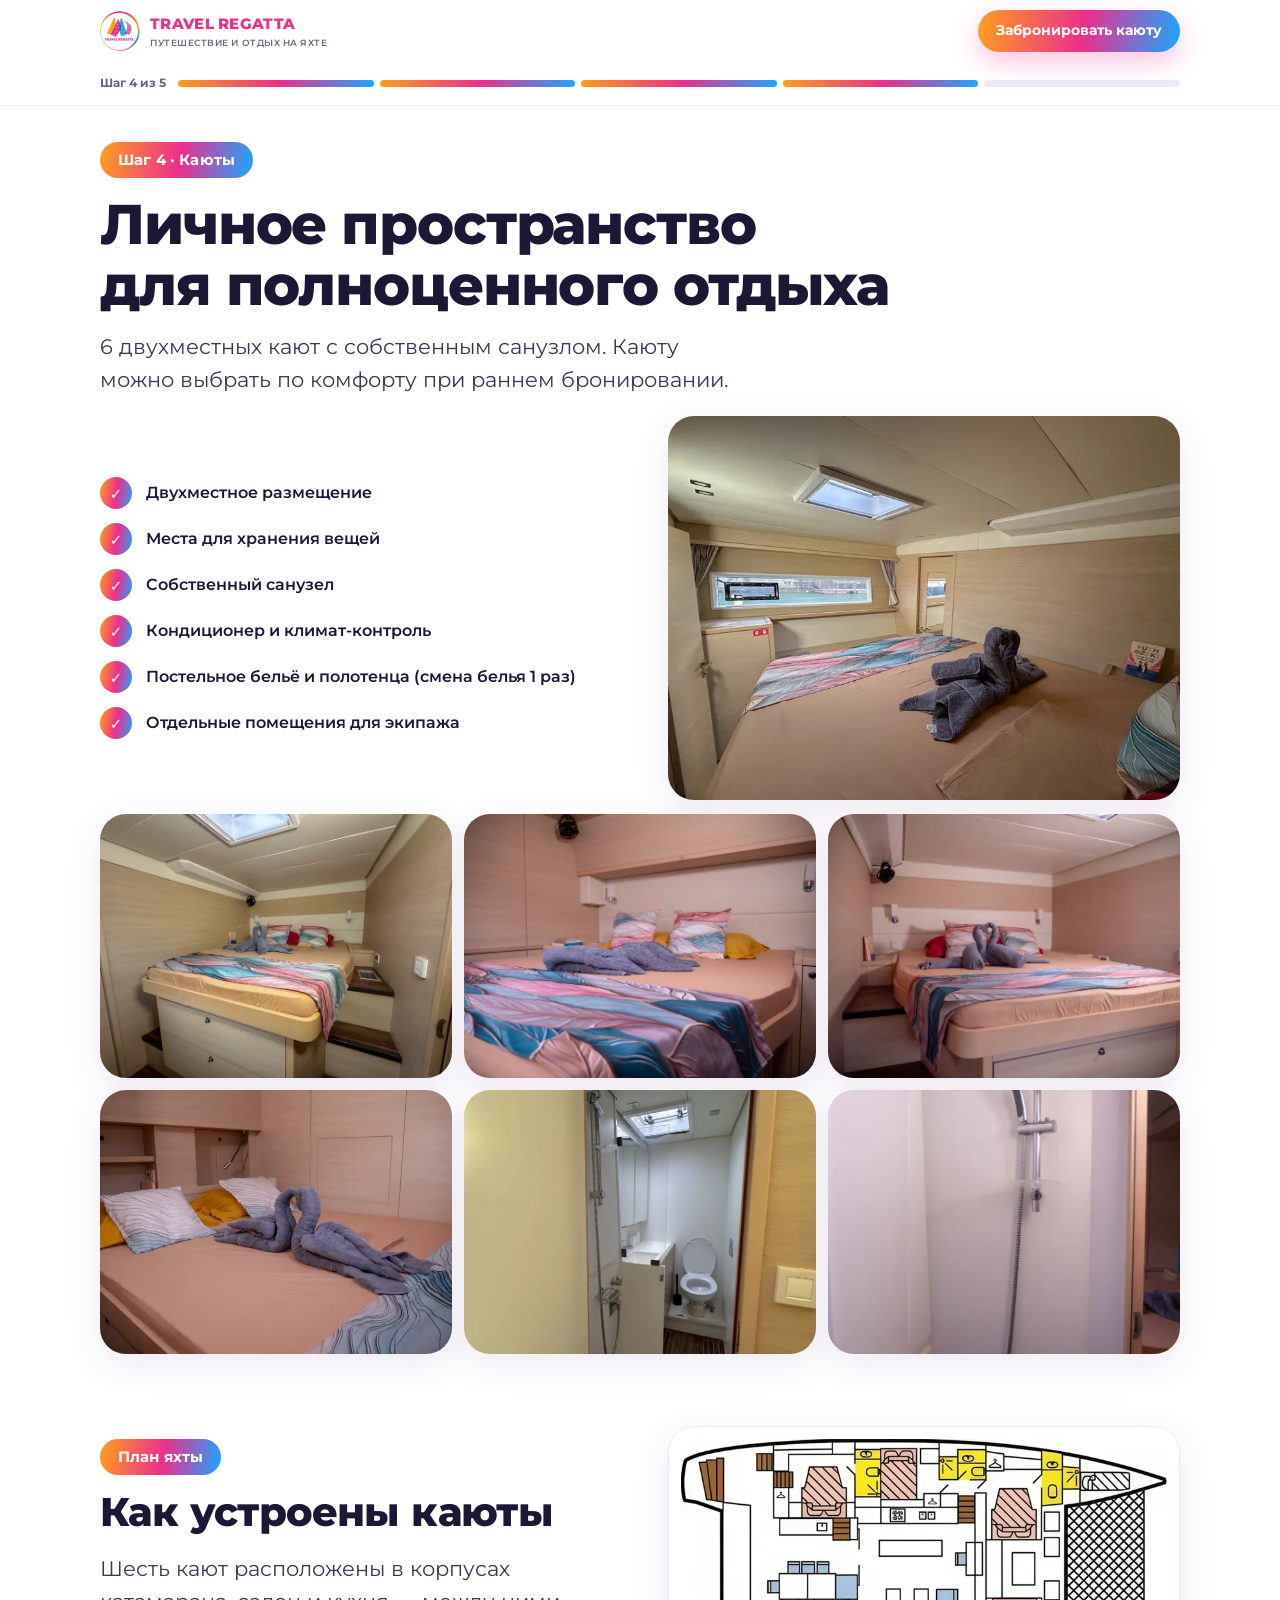
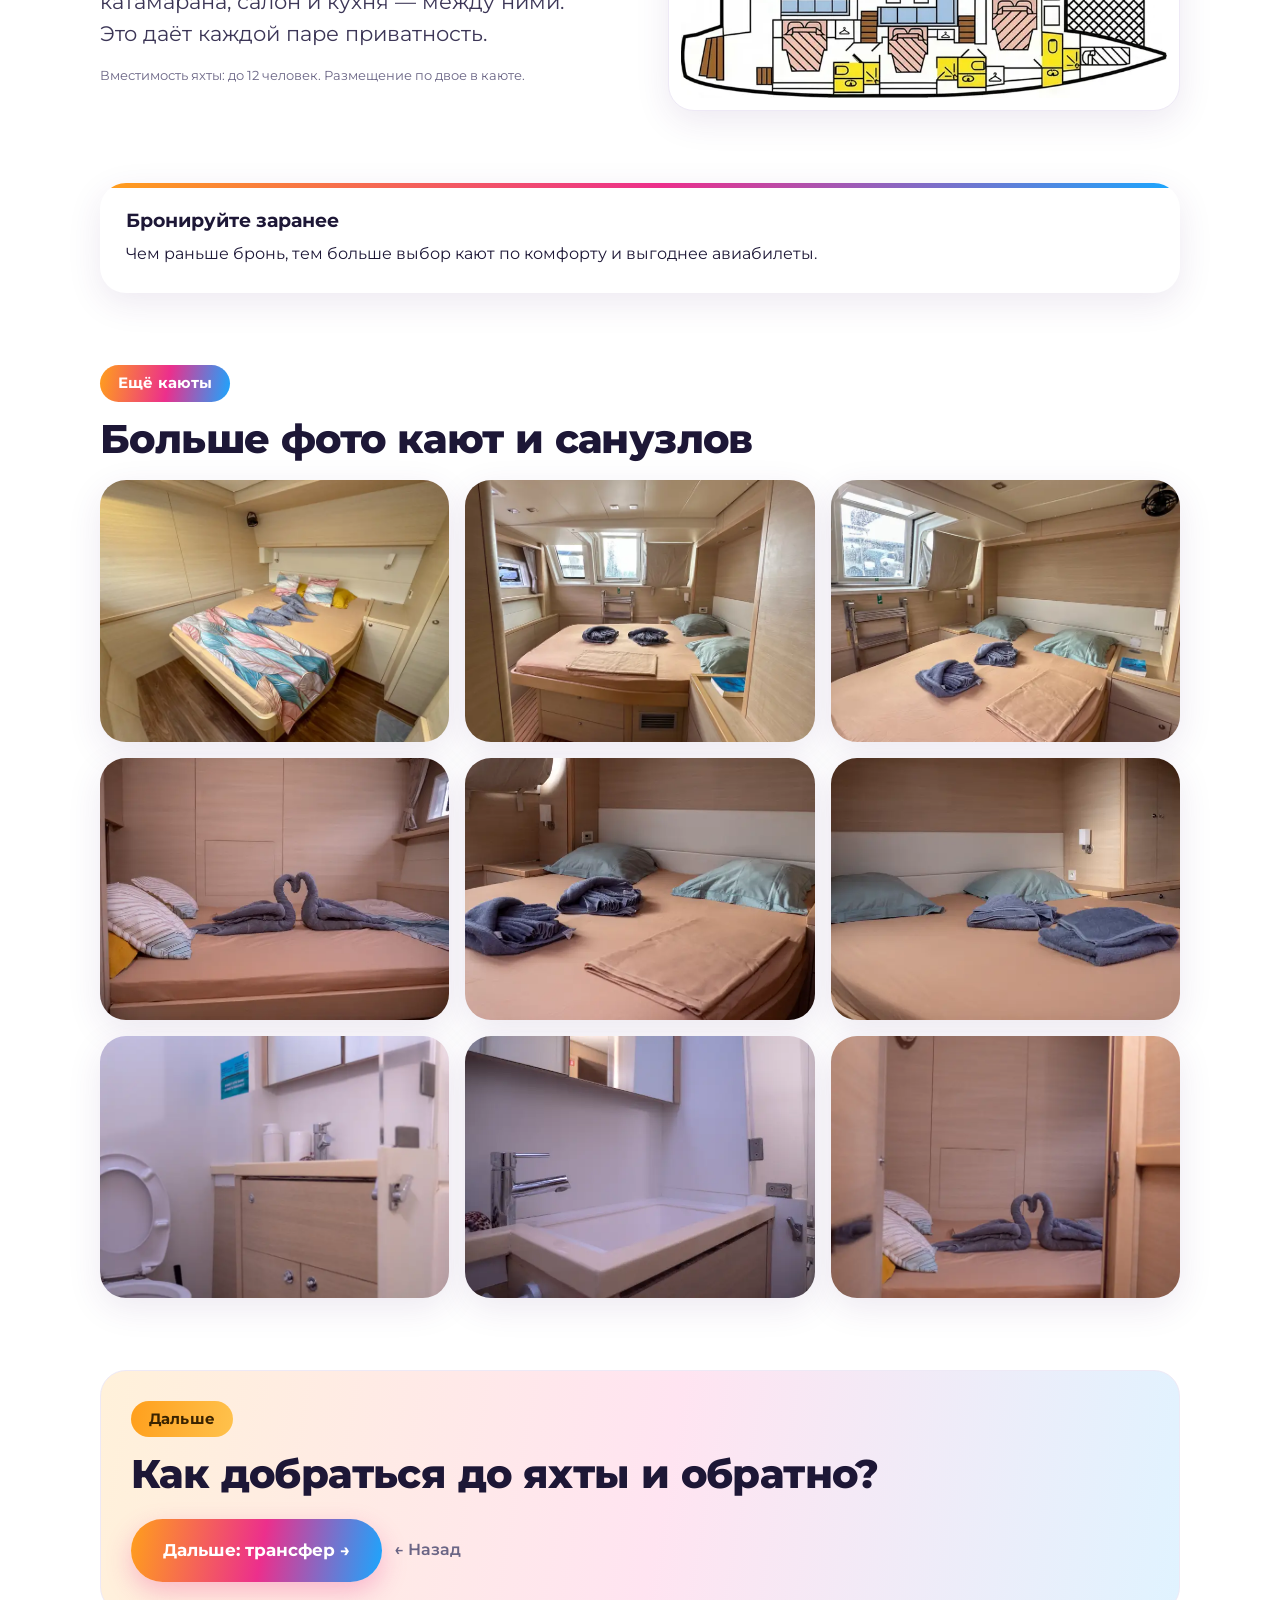
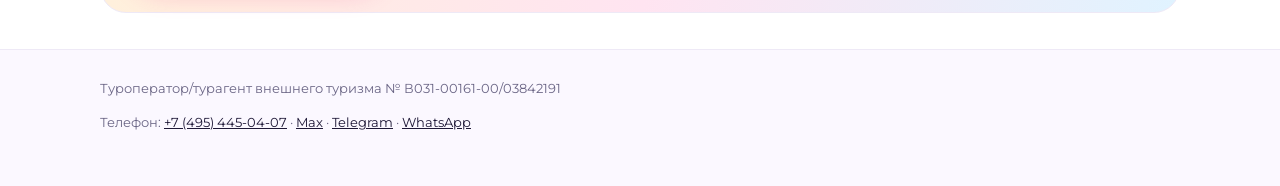
<file: step-4.html>
<!doctype html>
<html lang="ru">
<head>
<meta charset="utf-8">
<meta name="viewport" content="width=device-width,initial-scale=1">
<title>Шаг 4: каюты — Travel Regatta</title>
<meta name="description" content="Яхт-тур по Сейшелам на катамаране Lagoon 620 от Travel Regatta. Каждую субботу, 7 дней, от 140 000 ₽ с человека.">
<link rel="preconnect" href="https://fonts.googleapis.com">
<link rel="preconnect" href="https://fonts.gstatic.com" crossorigin>
<link rel="stylesheet" href="https://fonts.googleapis.com/css2?family=Montserrat:wght@400;600;700;800&display=swap">
<link rel="stylesheet" href="style.css">
<link rel="prefetch" href="step-5.html">
</head>
<body>
<header class="top">
 <div class="wrap"><a class="logo" href="index.html"><img src="logo.webp" alt="" width="40" height="40"><span>TRAVEL REGATTA<small>путешествие и отдых на яхте</small></span></a>
 <a class="btn blue" href="#book-modal" data-book>Забронировать каюту</a></div>
 <div class="wrap pw"><div class="progress"><b>Шаг 4 из 5</b><div class="bar"><a href="step-1.html" aria-label="Шаг 1"><i class="on"></i></a><a href="step-2.html" aria-label="Шаг 2"><i class="on"></i></a><a href="step-3.html" aria-label="Шаг 3"><i class="on"></i></a><a href="step-4.html" aria-label="Шаг 4"><i class="on"></i></a><a href="step-5.html" aria-label="Шаг 5"><i class=""></i></a></div></div></div>
 <div style="height:12px"></div>
</header>

<section><div class="wrap">
 <span class="pill">Шаг 4 · Каюты</span>
 <h1>Личное пространство для полноценного отдыха</h1>
 <p class="lead">6 двухместных кают с собственным санузлом. Каюту можно выбрать по комфорту при раннем бронировании.</p>
 <div class="split" style="margin-top:20px">
  <div>
   <ul class="checks "><li>Двухместное размещение</li><li>Места для хранения вещей</li><li>Собственный санузел</li><li>Кондиционер и климат-контроль</li><li>Постельное бельё и полотенца (смена белья 1 раз)</li><li>Отдельные помещения для экипажа</li></ul>
  </div>
  <div class="ph r43"><img src="cabin-030-l.webp" srcset="cabin-030-s.webp 760w, cabin-030-l.webp 1400w" sizes="(max-width:860px) 100vw, 520px" alt="Каюта катамарана" loading="lazy" decoding="async"></div>
 </div>
 <div class="g3" style="margin-top:14px">
  <div class="ph r43"><img src="cabin-031-l.webp" srcset="cabin-031-s.webp 760w, cabin-031-l.webp 1400w" sizes="(max-width:860px) 33vw, 360px" alt="Двуспальная кровать" loading="lazy" decoding="async"></div>
  <div class="ph r43"><img src="cabin-039-l.webp" srcset="cabin-039-s.webp 760w, cabin-039-l.webp 1400w" sizes="(max-width:860px) 33vw, 360px" alt="Постельное бельё" loading="lazy" decoding="async"></div>
  <div class="ph r43"><img src="cabin-046-l.webp" srcset="cabin-046-s.webp 760w, cabin-046-l.webp 1400w" sizes="(max-width:860px) 33vw, 360px" alt="Кровать и тумба" loading="lazy" decoding="async"></div>
  <div class="ph r43"><img src="cabin-043-l.webp" srcset="cabin-043-s.webp 760w, cabin-043-l.webp 1400w" sizes="(max-width:860px) 33vw, 360px" alt="Полотенца-лебеди" loading="lazy" decoding="async"></div>
  <div class="ph r43"><img src="cabin-033-l.webp" srcset="cabin-033-s.webp 760w, cabin-033-l.webp 1400w" sizes="(max-width:860px) 33vw, 360px" alt="Санузел с душем" loading="lazy" decoding="async"></div>
  <div class="ph r43"><img src="cabin-041-l.webp" srcset="cabin-041-s.webp 760w, cabin-041-l.webp 1400w" sizes="(max-width:860px) 33vw, 360px" alt="Душевая" loading="lazy" decoding="async"></div>
 </div>
</div></section>

<section><div class="wrap">
 <div class="split">
  <div>
   <span class="pill">План яхты</span>
   <h2>Как устроены каюты</h2>
   <p class="lead">Шесть кают расположены в корпусах катамарана, салон и кухня — между ними. Это даёт каждой паре приватность.</p>
   <p class="note">Вместимость яхты: до 12 человек. Размещение по двое в каюте.</p>
  </div>
  <div class="ph" style="background:#fff;padding:12px;border:1px solid var(--line)"><img src="cabin-056-l.webp" srcset="cabin-056-s.webp 760w, cabin-056-l.webp 1400w" sizes="(max-width:860px) 100vw, 520px" alt="Схема яхты и расположение кают" loading="lazy" style="height:auto;object-fit:contain"></div>
 </div>
</div></section>

<section><div class="wrap"><div class="card">
 <h3>Бронируйте заранее</h3>
 <p style="margin:0">Чем раньше бронь, тем больше выбор кают по комфорту и выгоднее авиабилеты.</p>
</div></div></section>
<!--enh:cabins-->
<section><div class="wrap"><span class="pill">Ещё каюты</span><h2>Больше фото кают и санузлов</h2><div class="mos"><div class="ph r43"><img src="cabin-035-l.webp" srcset="cabin-035-s.webp 760w, cabin-035-l.webp 1400w" sizes="(max-width:760px) 50vw, 360px" alt="Двухместная каюта" loading="lazy" decoding="async"></div><div class="ph r43"><img src="cabin-037-l.webp" srcset="cabin-037-s.webp 760w, cabin-037-l.webp 1400w" sizes="(max-width:760px) 50vw, 360px" alt="Каюта с окнами" loading="lazy" decoding="async"></div><div class="ph r43"><img src="cabin-038-l.webp" srcset="cabin-038-s.webp 760w, cabin-038-l.webp 1400w" sizes="(max-width:760px) 50vw, 360px" alt="Каюта и места для хранения" loading="lazy" decoding="async"></div><div class="ph r43"><img src="cabin-044-l.webp" srcset="cabin-044-s.webp 760w, cabin-044-l.webp 1400w" sizes="(max-width:760px) 50vw, 360px" alt="Кровать с полотенцами" loading="lazy" decoding="async"></div><div class="ph r43"><img src="cabin-053-l.webp" srcset="cabin-053-s.webp 760w, cabin-053-l.webp 1400w" sizes="(max-width:760px) 50vw, 360px" alt="Постель в каюте" loading="lazy" decoding="async"></div><div class="ph r43"><img src="cabin-054-l.webp" srcset="cabin-054-s.webp 760w, cabin-054-l.webp 1400w" sizes="(max-width:760px) 50vw, 360px" alt="Каюта крупным планом" loading="lazy" decoding="async"></div><div class="ph r43"><img src="cabin-040-l.webp" srcset="cabin-040-s.webp 760w, cabin-040-l.webp 1400w" sizes="(max-width:760px) 50vw, 360px" alt="Санузел в каюте" loading="lazy" decoding="async"></div><div class="ph r43"><img src="cabin-042-l.webp" srcset="cabin-042-s.webp 760w, cabin-042-l.webp 1400w" sizes="(max-width:760px) 50vw, 360px" alt="Раковина в санузле" loading="lazy" decoding="async"></div><div class="ph r43"><img src="cabin-045-l.webp" srcset="cabin-045-s.webp 760w, cabin-045-l.webp 1400w" sizes="(max-width:760px) 50vw, 360px" alt="Каюта и вход в санузел" loading="lazy" decoding="async"></div></div></div></section>
<section><div class="wrap"><div class="next">
 <span class="pill yellow">Дальше</span>
 <h2>Как добраться до яхты и обратно?</h2>
 <div class="nav2"><a class="btn" href="step-5.html">Дальше: трансфер →</a><a class="back" href="step-3.html">← Назад</a></div>
</div></div></section>

<footer><div class="wrap">
 <p>Туроператор/турагент внешнего туризма № В031-00161-00/03842191</p>
 <p>Телефон: <a href="tel:+74954450407">+7 (495) 445-04-07</a> · <a href="#">Max</a> · <a href="#">Telegram</a> · <a href="#">WhatsApp</a></p>
</div></footer>
<!--enh:modal-->
<div class="modal" id="book-modal" role="dialog" aria-modal="true" aria-labelledby="m-title">
 <div class="modal-box">
  <button class="modal-x" type="button" data-close aria-label="Закрыть">×</button>
  <span class="pill">Бронь</span>
  <h2 id="m-title">Забронируйте каюту</h2>
  <p class="modal-price">от 140 000 ₽ с человека при размещении по двое в каюте. Бронируйте заранее: выгоднее билеты и больше выбор кают.</p>
  <form id="m-lead" action="#" method="post" novalidate>
   <div><label for="m-name">Имя</label><input id="m-name" name="name" type="text" autocomplete="name" required placeholder="Как к вам обращаться"></div>
   <div><label for="m-phone">Телефон</label><input id="m-phone" name="phone" type="tel" autocomplete="tel" required placeholder="+7"></div>
   <div><label>Удобный мессенджер</label>
    <div class="msg">
     <label><input type="radio" name="messenger" value="Telegram" checked><span>Telegram</span></label>
     <label><input type="radio" name="messenger" value="WhatsApp"><span>WhatsApp</span></label>
     <label><input type="radio" name="messenger" value="Max"><span>Max</span></label>
    </div></div>
   <div><label for="m-date">Желаемая суббота</label><select id="m-date" name="date"><option>Пока не определился(лась)</option></select></div>
   <button class="btn wide" type="submit">Забронировать каюту</button>
   <p class="note">Нажимая кнопку, вы соглашаетесь на обработку персональных данных. Это прототип: форма пока никуда не отправляется.</p>
  </form>
  <div class="ok" id="m-ok"><h3>Спасибо!</h3><p style="margin:0">Менеджер напишет вам в выбранный мессенджер.</p></div>
 </div>
</div>
<script>
(function(){
  var m=document.getElementById('book-modal'),f=document.getElementById('m-lead'),ok=document.getElementById('m-ok'),s=document.getElementById('m-date'),d=new Date(),i,o;
  d.setDate(d.getDate()+((6-d.getDay()+7)%7||7));
  for(i=0;i<16;i++){o=document.createElement('option');o.textContent=d.toLocaleDateString('ru-RU',{day:'numeric',month:'long',year:'numeric'});s.appendChild(o);d.setDate(d.getDate()+7);}
  function open(){f.style.display='';ok.style.display='none';m.classList.add('open');document.documentElement.classList.add('modal-open');setTimeout(function(){document.getElementById('m-name').focus();},60);}
  function close(){m.classList.remove('open');document.documentElement.classList.remove('modal-open');}
  document.addEventListener('click',function(e){
    if(e.target.closest('[data-book]')){e.preventDefault();open();return;}
    if(m.classList.contains('open')&&(e.target===m||e.target.closest('[data-close]')))close();
  });
  document.addEventListener('keydown',function(e){if(e.key==='Escape')close();});
  f.addEventListener('submit',function(e){e.preventDefault();f.style.display='none';ok.style.display='block';});
})();
</script>
<!--enh:lightbox-->
<div class="lb" id="lb" role="dialog" aria-modal="true" aria-label="Просмотр фото">
 <button class="lb-x" type="button" aria-label="Закрыть">×</button>
 <button class="lb-p" type="button" aria-label="Предыдущее фото">‹</button>
 <img alt="" id="lb-img">
 <button class="lb-n" type="button" aria-label="Следующее фото">›</button>
 <div class="lb-c" id="lb-c"></div>
</div>
<script>
(function(){
  var lb=document.getElementById('lb'),im=document.getElementById('lb-img'),cap=document.getElementById('lb-c'),list=[],i=0,x0=null;
  function big(s){return s.replace(/-s\.webp/,'-l.webp');}
  function show(n){i=(n+list.length)%list.length;var e=list[i];im.src=big(e.currentSrc||e.src);im.alt=e.alt||'';cap.textContent=(e.alt?e.alt+' · ':'')+(i+1)+' / '+list.length;}
  function open(e){list=[].slice.call(document.querySelectorAll('.ph img, .map img')).filter(function(a){return !a.closest('.modal');});i=list.indexOf(e);if(i<0)return;show(i);lb.classList.add('open');document.documentElement.classList.add('modal-open');}
  function close(){lb.classList.remove('open');document.documentElement.classList.remove('modal-open');im.removeAttribute('src');}
  document.addEventListener('click',function(e){
    var t=e.target;
    if(lb.classList.contains('open')){
      if(t.closest('.lb-x')||t===lb)close();
      else if(t.closest('.lb-p'))show(i-1);
      else if(t.closest('.lb-n'))show(i+1);
      return;
    }
    if(t.tagName==='IMG'&&t.closest('.ph, .map')&&!t.closest('.modal')){open(t);}
  });
  document.addEventListener('keydown',function(e){
    if(!lb.classList.contains('open'))return;
    if(e.key==='Escape')close();else if(e.key==='ArrowLeft')show(i-1);else if(e.key==='ArrowRight')show(i+1);
  });
  lb.addEventListener('touchstart',function(e){x0=e.touches[0].clientX;},{passive:true});
  lb.addEventListener('touchend',function(e){if(x0===null)return;var dx=e.changedTouches[0].clientX-x0;x0=null;if(Math.abs(dx)>50)show(i+(dx<0?1:-1));},{passive:true});
})();
</script>
<div class="sticky"><a class="btn blue" href="step-5.html">Дальше →</a></div>
</body>
</html>
</file>
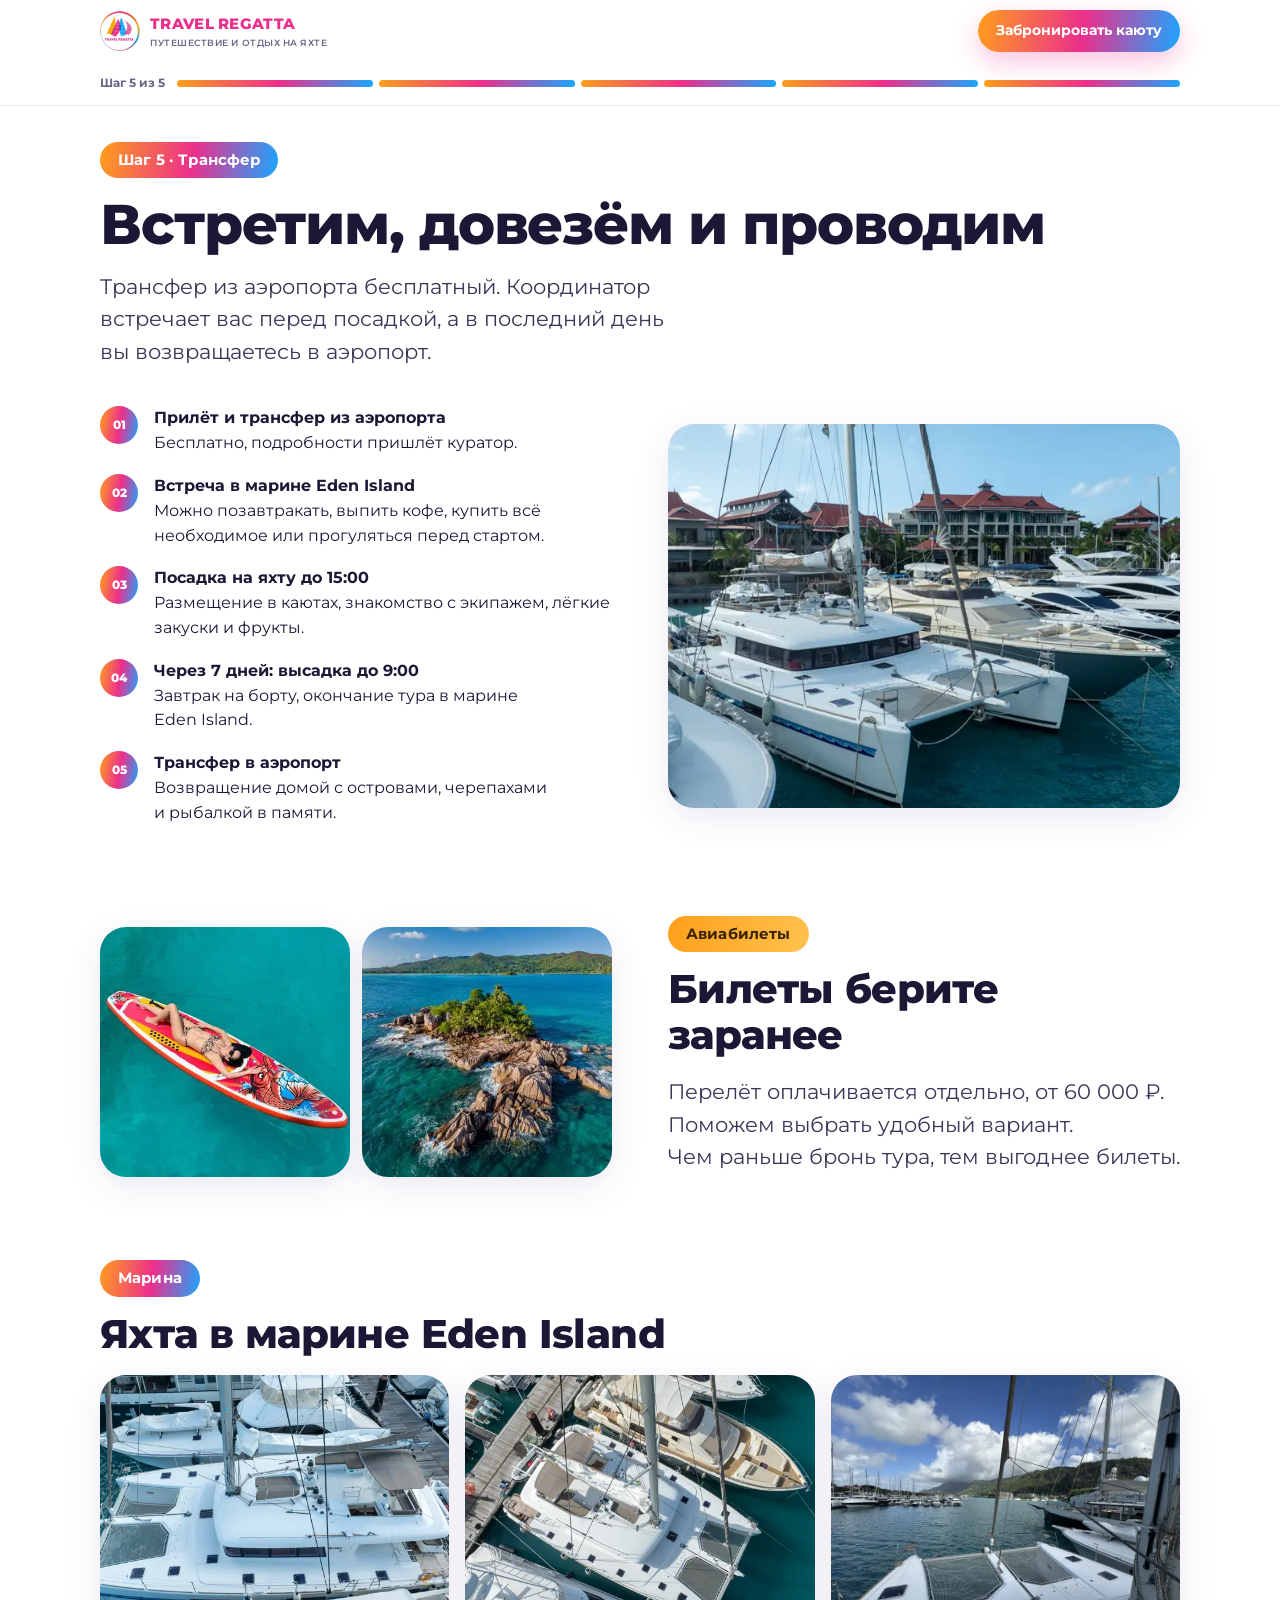
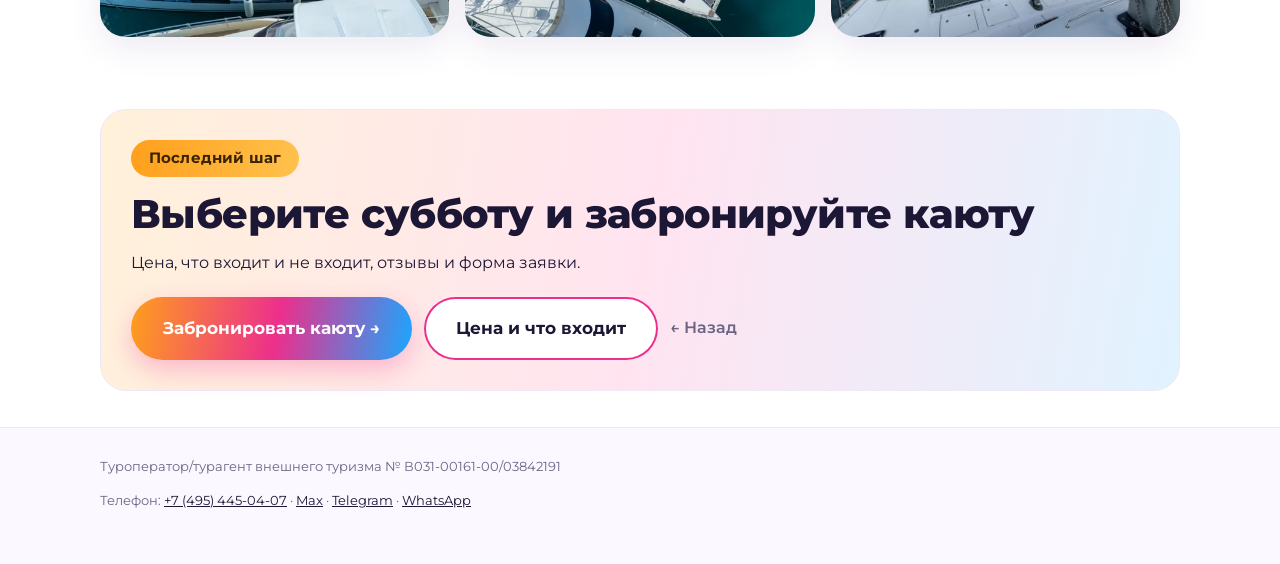
<file: step-5.html>
<!doctype html>
<html lang="ru">
<head>
<meta charset="utf-8">
<meta name="viewport" content="width=device-width,initial-scale=1">
<title>Шаг 5: трансфер — Travel Regatta</title>
<meta name="description" content="Яхт-тур по Сейшелам на катамаране Lagoon 620 от Travel Regatta. Каждую субботу, 7 дней, от 140 000 ₽ с человека.">
<link rel="preconnect" href="https://fonts.googleapis.com">
<link rel="preconnect" href="https://fonts.gstatic.com" crossorigin>
<link rel="stylesheet" href="https://fonts.googleapis.com/css2?family=Montserrat:wght@400;600;700;800&display=swap">
<link rel="stylesheet" href="style.css">
<link rel="prefetch" href="apply.html">
</head>
<body>
<header class="top">
 <div class="wrap"><a class="logo" href="index.html"><img src="logo.webp" alt="" width="40" height="40"><span>TRAVEL REGATTA<small>путешествие и отдых на яхте</small></span></a>
 <a class="btn blue" href="#book-modal" data-book>Забронировать каюту</a></div>
 <div class="wrap pw"><div class="progress"><b>Шаг 5 из 5</b><div class="bar"><a href="step-1.html" aria-label="Шаг 1"><i class="on"></i></a><a href="step-2.html" aria-label="Шаг 2"><i class="on"></i></a><a href="step-3.html" aria-label="Шаг 3"><i class="on"></i></a><a href="step-4.html" aria-label="Шаг 4"><i class="on"></i></a><a href="step-5.html" aria-label="Шаг 5"><i class="on"></i></a></div></div></div>
 <div style="height:12px"></div>
</header>

<section><div class="wrap">
 <span class="pill">Шаг 5 · Трансфер</span>
 <h1>Встретим, довезём и проводим</h1>
 <p class="lead">Трансфер из аэропорта бесплатный. Координатор встречает вас перед посадкой, а в последний день вы возвращаетесь в аэропорт.</p>
 <div class="split" style="margin-top:20px">
  <div>
   <ul class="steps">
    <li><b>Прилёт и трансфер из аэропорта</b>Бесплатно, подробности пришлёт куратор.</li>
    <li><b>Встреча в марине Eden Island</b>Можно позавтракать, выпить кофе, купить всё необходимое или прогуляться перед стартом.</li>
    <li><b>Посадка на яхту до 15:00</b>Размещение в каютах, знакомство с экипажем, лёгкие закуски и фрукты.</li>
    <li><b>Через 7 дней: высадка до 9:00</b>Завтрак на борту, окончание тура в марине Eden Island.</li>
    <li><b>Трансфер в аэропорт</b>Возвращение домой с островами, черепахами и рыбалкой в памяти.</li>
   </ul>
  </div>
  <div class="ph r43"><img src="yacht-084-l.webp" srcset="yacht-084-s.webp 760w, yacht-084-l.webp 1400w" sizes="(max-width:860px) 100vw, 520px" alt="Яхты в марине Eden Island" loading="lazy" decoding="async"></div>
 </div>
</div></section>

<section><div class="wrap">
 <div class="split rev">
  <div>
   <span class="pill yellow">Авиабилеты</span>
   <h2>Билеты берите заранее</h2>
   <p class="lead">Перелёт оплачивается отдельно, от 60 000 ₽. Поможем выбрать удобный вариант. Чем раньше бронь тура, тем выгоднее билеты.</p>
  </div>
  <div class="g2">
   <div class="ph r11"><img src="pdf-s2a-l.webp" srcset="pdf-s2a-s.webp 760w, pdf-s2a-l.webp 1400w" sizes="(max-width:860px) 50vw, 270px" alt="Лазурная вода и SUP" loading="lazy" decoding="async"></div>
   <div class="ph r11"><img src="pdf-s2d-l.webp" srcset="pdf-s2d-s.webp 760w, pdf-s2d-l.webp 1400w" sizes="(max-width:860px) 50vw, 270px" alt="Остров с высоты" loading="lazy" decoding="async"></div>
  </div>
 </div>
</div></section>

<!--enh:marina-->
<section><div class="wrap"><span class="pill">Марина</span><h2>Яхта в марине Eden Island</h2><div class="mos"><div class="ph r43"><img src="yacht-077-l.webp" srcset="yacht-077-s.webp 760w, yacht-077-l.webp 1400w" sizes="(max-width:760px) 50vw, 360px" alt="Lagoon 620 у причала сверху" loading="lazy" decoding="async"></div><div class="ph r43"><img src="yacht-081-l.webp" srcset="yacht-081-s.webp 760w, yacht-081-l.webp 1400w" sizes="(max-width:760px) 50vw, 360px" alt="Яхта у пирса" loading="lazy" decoding="async"></div><div class="ph r43"><img src="heic-12-l.webp" srcset="heic-12-s.webp 760w, heic-12-l.webp 1400w" sizes="(max-width:760px) 50vw, 360px" alt="Яхта в марине с носа" loading="lazy" decoding="async"></div></div></div></section>
<section><div class="wrap"><div class="next">
 <span class="pill yellow">Последний шаг</span>
 <h2>Выберите субботу и забронируйте каюту</h2>
 <p style="margin:0">Цена, что входит и не входит, отзывы и форма заявки.</p>
 <div class="nav2"><a class="btn" href="#book-modal" data-book>Забронировать каюту →</a><a class="btn ghost" href="apply.html">Цена и что входит</a><a class="back" href="step-4.html">← Назад</a></div>
</div></div></section>

<footer><div class="wrap">
 <p>Туроператор/турагент внешнего туризма № В031-00161-00/03842191</p>
 <p>Телефон: <a href="tel:+74954450407">+7 (495) 445-04-07</a> · <a href="#">Max</a> · <a href="#">Telegram</a> · <a href="#">WhatsApp</a></p>
</div></footer>
<!--enh:modal-->
<div class="modal" id="book-modal" role="dialog" aria-modal="true" aria-labelledby="m-title">
 <div class="modal-box">
  <button class="modal-x" type="button" data-close aria-label="Закрыть">×</button>
  <span class="pill">Бронь</span>
  <h2 id="m-title">Забронируйте каюту</h2>
  <p class="modal-price">от 140 000 ₽ с человека при размещении по двое в каюте. Бронируйте заранее: выгоднее билеты и больше выбор кают.</p>
  <form id="m-lead" action="#" method="post" novalidate>
   <div><label for="m-name">Имя</label><input id="m-name" name="name" type="text" autocomplete="name" required placeholder="Как к вам обращаться"></div>
   <div><label for="m-phone">Телефон</label><input id="m-phone" name="phone" type="tel" autocomplete="tel" required placeholder="+7"></div>
   <div><label>Удобный мессенджер</label>
    <div class="msg">
     <label><input type="radio" name="messenger" value="Telegram" checked><span>Telegram</span></label>
     <label><input type="radio" name="messenger" value="WhatsApp"><span>WhatsApp</span></label>
     <label><input type="radio" name="messenger" value="Max"><span>Max</span></label>
    </div></div>
   <div><label for="m-date">Желаемая суббота</label><select id="m-date" name="date"><option>Пока не определился(лась)</option></select></div>
   <button class="btn wide" type="submit">Забронировать каюту</button>
   <p class="note">Нажимая кнопку, вы соглашаетесь на обработку персональных данных. Это прототип: форма пока никуда не отправляется.</p>
  </form>
  <div class="ok" id="m-ok"><h3>Спасибо!</h3><p style="margin:0">Менеджер напишет вам в выбранный мессенджер.</p></div>
 </div>
</div>
<script>
(function(){
  var m=document.getElementById('book-modal'),f=document.getElementById('m-lead'),ok=document.getElementById('m-ok'),s=document.getElementById('m-date'),d=new Date(),i,o;
  d.setDate(d.getDate()+((6-d.getDay()+7)%7||7));
  for(i=0;i<16;i++){o=document.createElement('option');o.textContent=d.toLocaleDateString('ru-RU',{day:'numeric',month:'long',year:'numeric'});s.appendChild(o);d.setDate(d.getDate()+7);}
  function open(){f.style.display='';ok.style.display='none';m.classList.add('open');document.documentElement.classList.add('modal-open');setTimeout(function(){document.getElementById('m-name').focus();},60);}
  function close(){m.classList.remove('open');document.documentElement.classList.remove('modal-open');}
  document.addEventListener('click',function(e){
    if(e.target.closest('[data-book]')){e.preventDefault();open();return;}
    if(m.classList.contains('open')&&(e.target===m||e.target.closest('[data-close]')))close();
  });
  document.addEventListener('keydown',function(e){if(e.key==='Escape')close();});
  f.addEventListener('submit',function(e){e.preventDefault();f.style.display='none';ok.style.display='block';});
})();
</script>
<!--enh:lightbox-->
<div class="lb" id="lb" role="dialog" aria-modal="true" aria-label="Просмотр фото">
 <button class="lb-x" type="button" aria-label="Закрыть">×</button>
 <button class="lb-p" type="button" aria-label="Предыдущее фото">‹</button>
 <img alt="" id="lb-img">
 <button class="lb-n" type="button" aria-label="Следующее фото">›</button>
 <div class="lb-c" id="lb-c"></div>
</div>
<script>
(function(){
  var lb=document.getElementById('lb'),im=document.getElementById('lb-img'),cap=document.getElementById('lb-c'),list=[],i=0,x0=null;
  function big(s){return s.replace(/-s\.webp/,'-l.webp');}
  function show(n){i=(n+list.length)%list.length;var e=list[i];im.src=big(e.currentSrc||e.src);im.alt=e.alt||'';cap.textContent=(e.alt?e.alt+' · ':'')+(i+1)+' / '+list.length;}
  function open(e){list=[].slice.call(document.querySelectorAll('.ph img, .map img')).filter(function(a){return !a.closest('.modal');});i=list.indexOf(e);if(i<0)return;show(i);lb.classList.add('open');document.documentElement.classList.add('modal-open');}
  function close(){lb.classList.remove('open');document.documentElement.classList.remove('modal-open');im.removeAttribute('src');}
  document.addEventListener('click',function(e){
    var t=e.target;
    if(lb.classList.contains('open')){
      if(t.closest('.lb-x')||t===lb)close();
      else if(t.closest('.lb-p'))show(i-1);
      else if(t.closest('.lb-n'))show(i+1);
      return;
    }
    if(t.tagName==='IMG'&&t.closest('.ph, .map')&&!t.closest('.modal')){open(t);}
  });
  document.addEventListener('keydown',function(e){
    if(!lb.classList.contains('open'))return;
    if(e.key==='Escape')close();else if(e.key==='ArrowLeft')show(i-1);else if(e.key==='ArrowRight')show(i+1);
  });
  lb.addEventListener('touchstart',function(e){x0=e.touches[0].clientX;},{passive:true});
  lb.addEventListener('touchend',function(e){if(x0===null)return;var dx=e.changedTouches[0].clientX-x0;x0=null;if(Math.abs(dx)>50)show(i+(dx<0?1:-1));},{passive:true});
})();
</script>
<div class="sticky"><a class="btn blue" href="#book-modal" data-book>Забронировать каюту →</a></div>
</body>
</html>
</file>
<file: style.css>
/* Travel Regatta — вариант «по логотипу»: градиент оранжевый → розовый → голубой. Шрифт Montserrat. */
:root{
  --orange:#ff9f1c; --pink:#ec2f8c; --blue:#19a7ff; --ink:#1d1736; --muted:#6a6585;
  --grad:linear-gradient(100deg,#ff9f1c 0%,#ec2f8c 52%,#19a7ff 100%);
  --grad-soft:linear-gradient(100deg,#fff1da 0%,#ffe4f1 52%,#e0f3ff 100%);
  --card:#fff; --tint:#fbf8ff; --line:#eee9f6; --r:26px;
  --shadow:0 10px 34px rgba(80,40,120,.10);
}
*{box-sizing:border-box}
html{scroll-behavior:smooth}
body{margin:0;font-family:Montserrat,system-ui,"Segoe UI",Arial,sans-serif;color:var(--ink);background:#fff;line-height:1.55;font-size:16px;-webkit-font-smoothing:antialiased;padding-bottom:84px}
img{display:block;max-width:100%}
a{color:inherit}
h1,h2,h3,.pill,.num{font-family:Montserrat,system-ui,Arial,sans-serif}
h1,h2{hyphens:auto;overflow-wrap:break-word}
.split>*,.cards>*,.g2>*,.g3>*{min-width:0}
h1{font-size:clamp(26px,5.6vw,56px);line-height:1.08;font-weight:800;margin:16px 0;letter-spacing:-.02em}
h2{font-size:clamp(23px,4vw,40px);line-height:1.15;font-weight:800;margin:14px 0 18px;letter-spacing:-.015em}
h3{font-size:clamp(16px,2.2vw,19px);line-height:1.3;font-weight:700;margin:0 0 8px}
p{margin:0 0 14px}
.lead{font-size:clamp(17px,2.4vw,21px);color:#3b3556;max-width:640px}
.wrap{max-width:1120px;margin:0 auto;padding:0 20px}
section{padding:36px 0}
.pill{display:inline-block;background:var(--grad);color:#fff;padding:9px 18px;border-radius:999px;font-weight:700;font-size:clamp(12px,2.2vw,15px);line-height:1.25;letter-spacing:.01em}
.pill.green{background:linear-gradient(100deg,#19a7ff,#6a7bff)}
.pill.yellow{background:linear-gradient(100deg,#ff9f1c,#ffc24d);color:#3a2300}

/* top bar */
.top{position:sticky;top:0;z-index:20;background:rgba(255,255,255,.95);backdrop-filter:blur(8px);border-bottom:1px solid var(--line)}
.top .wrap{display:flex;align-items:center;justify-content:space-between;gap:12px;height:62px}
.top .wrap.pw{display:block;height:auto}
.logo{display:flex;align-items:center;gap:10px;font-weight:800;font-size:15px;letter-spacing:.02em;text-decoration:none;white-space:nowrap;color:var(--pink)}
.logo img{width:40px;height:40px;border-radius:50%}
.logo small{display:block;font-weight:600;font-size:9px;letter-spacing:.06em;color:var(--muted);text-transform:uppercase}
.top .btn{padding:10px 18px;font-size:14px}
@media(max-width:420px){.logo{font-size:12px}.logo small{display:none}.logo img{width:34px;height:34px}.top .btn{padding:9px 12px;font-size:12.5px}.top .wrap{gap:8px}}
.progress{display:flex;align-items:center;gap:12px;padding:12px 0 0}
.progress b{font-size:12px;white-space:nowrap;color:var(--muted)}
.bar{flex:1;display:flex;gap:6px}
.bar i{flex:1;height:7px;border-radius:7px;background:var(--line)}
.bar i.on{background:var(--grad)}
.bar a{flex:1;height:7px}
.bar a i{display:block;width:100%}

/* buttons */
.btn{display:inline-flex;align-items:center;justify-content:center;gap:10px;background:var(--grad);color:#fff;padding:18px 32px;border-radius:999px;font-weight:700;text-decoration:none;font-size:17px;border:0;cursor:pointer;font-family:inherit;box-shadow:0 10px 26px rgba(236,47,140,.28);transition:transform .15s,box-shadow .15s}
.btn:hover{transform:translateY(-2px);box-shadow:0 14px 32px rgba(236,47,140,.34)}
.btn.blue{background:var(--grad)}
.btn.ghost{background:#fff;color:var(--ink);box-shadow:inset 0 0 0 2px var(--pink)}
.btn.wide{width:100%}

/* layout */
.split{display:grid;gap:28px;grid-template-columns:1fr;align-items:center}
@media(min-width:860px){.split{grid-template-columns:1fr 1fr;gap:56px}.split.rev>:first-child{order:2}}
.ph{border-radius:var(--r);overflow:hidden;background:var(--tint);box-shadow:var(--shadow)}
.ph img{width:100%;height:100%;object-fit:cover}
.r43{aspect-ratio:4/3}.r11{aspect-ratio:1}.r34{aspect-ratio:3/4}.r169{aspect-ratio:16/9}
.g2{display:grid;grid-template-columns:1fr 1fr;gap:12px}
.g3{display:grid;grid-template-columns:repeat(3,1fr);gap:12px}
@media(max-width:600px){.g3{grid-template-columns:1fr 1fr}}
.card{background:var(--card);border-radius:var(--r);padding:26px;box-shadow:var(--shadow);position:relative;overflow:hidden}
.card::before{content:"";position:absolute;left:0;right:0;top:0;height:5px;background:var(--grad)}
.cards{display:grid;gap:16px;grid-template-columns:1fr}
@media(min-width:760px){.cards.c2{grid-template-columns:1fr 1fr}.cards.c3{grid-template-columns:repeat(3,1fr)}}

/* lists */
.checks{list-style:none;padding:0;margin:18px 0}
.checks li{position:relative;padding:0 0 0 46px;margin:0 0 14px;font-weight:600;min-height:32px;display:flex;align-items:center}
.checks li::before{content:"✓";position:absolute;left:0;top:50%;transform:translateY(-50%);width:32px;height:32px;border-radius:50%;background:var(--grad);color:#fff;display:grid;place-items:center;font-size:15px;font-weight:800}
.checks.green li::before{background:linear-gradient(135deg,#19a7ff,#6a7bff)}
.checks li span{font-weight:400;color:var(--muted);display:block}
.checks.minus li::before{content:"€";background:linear-gradient(135deg,#ffc24d,#ff9f1c);color:#3a2300}
.steps{list-style:none;padding:0;margin:18px 0;counter-reset:s}
.steps li{position:relative;padding:0 0 0 54px;margin:0 0 18px;counter-increment:s}
.steps li::before{content:counter(s,decimal-leading-zero);position:absolute;left:0;top:0;width:38px;height:38px;border-radius:50%;background:var(--grad);color:#fff;display:grid;place-items:center;font-size:12px;font-weight:800}
.steps b{display:block}

/* hero */
.hero{position:relative;color:#fff;min-height:min(86vh,720px);display:flex;align-items:flex-end;overflow:hidden;background:#2b7fb0}
.hero>img{position:absolute;inset:0;width:100%;height:100%;object-fit:cover;object-position:60% 40%}
.hero::after{content:"";position:absolute;inset:0;background:linear-gradient(180deg,rgba(60,10,70,.18) 0%,rgba(60,10,70,.08) 30%,rgba(45,12,70,.80) 100%)}
.hero::before{content:"";position:absolute;left:0;right:0;bottom:0;height:8px;background:var(--grad);z-index:3}
.hero .wrap{position:relative;z-index:2;padding-bottom:44px;padding-top:80px}
.hero h1{max-width:760px;text-shadow:0 2px 24px rgba(0,0,0,.28)}
.hero .lead{color:#fff;text-shadow:0 1px 12px rgba(0,0,0,.3)}
.chips{display:flex;flex-wrap:wrap;gap:8px;margin:18px 0 24px}
.chips span{background:rgba(255,255,255,.18);border:1px solid rgba(255,255,255,.55);backdrop-filter:blur(6px);padding:8px 16px;border-radius:999px;font-weight:600;font-size:14px}
.stats{display:grid;grid-template-columns:repeat(2,1fr);gap:8px;background:var(--grad-soft);border-radius:var(--r);padding:20px}
@media(min-width:760px){.stats{grid-template-columns:repeat(4,1fr)}}
.stats div{text-align:center;padding:8px}
.num{font-size:clamp(28px,5vw,46px);font-weight:800;line-height:1.1;display:block;background:var(--grad);-webkit-background-clip:text;background-clip:text;color:transparent;-webkit-text-fill-color:transparent}
.stats span:not(.num){color:#3b3556;font-size:15px;font-weight:600}

/* price, tables */
.price{background:linear-gradient(150deg,#2a1752,#5b1d6e 60%,#7a1f6a);color:#fff;border-radius:var(--r);padding:28px;box-shadow:var(--shadow)}
.price .num{font-size:clamp(34px,7vw,58px);background:linear-gradient(100deg,#ffc24d,#ff6fb0 60%,#6fd0ff);-webkit-background-clip:text;background-clip:text;-webkit-text-fill-color:transparent}
.price p{color:#e6dcf5;margin:6px 0 0}
.tag{display:inline-block;background:var(--grad);color:#fff;border-radius:999px;padding:4px 12px;font-weight:700;font-size:12px}
.faq h3{margin-top:18px}
.map{background:linear-gradient(160deg,#9fe6ff,#6fd0ff);border-radius:var(--r);padding:12px;box-shadow:var(--shadow)}
.map img{width:100%;height:auto;border-radius:18px}
.route{font-weight:800;font-size:clamp(15px,2.4vw,20px);line-height:1.7}
.route span{color:var(--pink)}
.rv{display:grid;gap:14px;grid-template-columns:1fr}
@media(min-width:760px){.rv{grid-template-columns:repeat(3,1fr)}}
.rv .ph{background:#fff}
.rv img{height:auto;object-fit:contain}

/* next block */
.next{background:var(--grad-soft);border-radius:var(--r);padding:30px;display:flex;flex-direction:column;gap:14px;align-items:flex-start;border:1px solid var(--line)}
.next h2{margin:0}
.nav2{display:flex;gap:12px;flex-wrap:wrap;margin-top:8px;align-items:center}
.back{font-weight:600;color:var(--muted);text-decoration:none}

/* sticky mobile cta */
.sticky{position:fixed;left:0;right:0;bottom:0;z-index:30;background:rgba(255,255,255,.96);border-top:1px solid var(--line);padding:12px 20px;display:flex;gap:10px;justify-content:center}
.sticky .btn{flex:1;max-width:520px;padding:15px 20px;font-size:16px}
@media(min-width:900px){body{padding-bottom:0}.sticky{display:none}}

/* form */
form{display:grid;gap:14px}
label{font-weight:600;font-size:14px;display:block;margin-bottom:6px}
input[type=text],input[type=tel],select{width:100%;padding:16px 18px;border-radius:16px;border:2px solid var(--line);font:inherit;background:#fff}
input:focus,select:focus{outline:0;border-color:var(--pink)}
.msg{display:flex;gap:10px;flex-wrap:wrap}
.msg label{margin:0;cursor:pointer}
.msg input{position:absolute;opacity:0}
.msg span{display:inline-block;padding:12px 18px;border-radius:999px;border:2px solid var(--line);font-weight:600}
.msg input:checked+span{border-color:var(--pink);background:#ffeef7}
.note{font-size:13px;color:var(--muted)}
.ok{display:none;background:#fff4fa;border-radius:var(--r);padding:24px;border:1px solid var(--line)}

footer{border-top:1px solid var(--line);padding:28px 0 40px;color:var(--muted);font-size:13px;background:var(--tint)}
footer a{color:var(--ink)}

/* ---- этапы 2 и 3 ---- */
.navchips{display:flex;gap:8px;overflow-x:auto;padding:4px 20px 10px;margin:0 -20px;scrollbar-width:none}
.navchips::-webkit-scrollbar{display:none}
.navchips a{flex:none;text-decoration:none;font-weight:700;font-size:14px;padding:10px 16px;border-radius:999px;background:#fff;border:2px solid var(--line);white-space:nowrap}
.navchips a:hover{border-color:var(--pink)}
.day{display:grid;gap:16px;grid-template-columns:1fr;align-items:center;background:#fff;border-radius:var(--r);box-shadow:var(--shadow);padding:16px;margin-bottom:18px;position:relative;overflow:hidden}
.day::before{content:"";position:absolute;left:0;top:0;bottom:0;width:6px;background:var(--grad)}
.day .ph{box-shadow:none}
.day .pill{margin-bottom:10px}
.day h3{font-size:clamp(17px,2.6vw,22px)}
.day ul{margin:10px 0 0;padding-left:20px}
.day li{margin-bottom:6px}
@media(min-width:760px){.day{grid-template-columns:5fr 4fr;padding:20px 20px 20px 28px}.day:nth-child(even){grid-template-columns:4fr 5fr}.day:nth-child(even) .ph{order:2}}
.cmp{width:100%;border-collapse:separate;border-spacing:0;border-radius:var(--r);overflow:hidden;box-shadow:var(--shadow);background:#fff}
.cmp th,.cmp td{padding:14px 16px;text-align:left;vertical-align:top;border-bottom:1px solid var(--line);font-size:15px}
.cmp th{background:var(--grad);color:#fff;font-weight:800}
.cmp td:first-child{font-weight:700;width:30%}
.cmp tr:last-child td{border-bottom:0}
.cmp td:last-child{background:#fff8fc}
.offer{background:linear-gradient(150deg,#2a1752,#5b1d6e 60%,#7a1f6a);color:#fff;border-radius:var(--r);padding:30px;box-shadow:var(--shadow)}
.offer .num{font-size:clamp(40px,9vw,72px);background:linear-gradient(100deg,#ffc24d,#ff6fb0 60%,#6fd0ff);-webkit-background-clip:text;background-clip:text;-webkit-text-fill-color:transparent}
.offer p{color:#e6dcf5}
.dirs{display:grid;gap:14px;grid-template-columns:1fr 1fr}
@media(min-width:860px){.dirs{grid-template-columns:repeat(4,1fr)}}
.dir{background:#fff;border-radius:var(--r);box-shadow:var(--shadow);overflow:hidden;display:flex;flex-direction:column}
.dir .ph{border-radius:0;box-shadow:none;aspect-ratio:4/3}
.dir>div{padding:14px 16px 18px}
.dir h3{font-size:16px;margin:0 0 4px}
.dir p{font-size:13px;color:var(--muted);margin:0}
.empty{display:grid;place-items:center;text-align:center;aspect-ratio:4/3;background:var(--grad-soft);color:var(--muted);font-weight:700;font-size:13px;padding:10px;border-bottom:1px dashed #d9c9ea}
.dir.here{outline:3px solid var(--pink)}
.hello{background:var(--grad-soft);padding:40px 0 20px}
@media(max-width:600px){.cmp{table-layout:fixed}.cmp th,.cmp td{padding:10px;font-size:13px;overflow-wrap:anywhere;hyphens:auto}.cmp td:first-child{width:27%}}

/* галереи */
.mos{display:grid;grid-template-columns:1fr 1fr;gap:12px;margin-top:6px}
@media(min-width:760px){.mos{grid-template-columns:repeat(3,1fr);gap:16px}}
h1,h2,h3{text-wrap:balance}
p,li,td{text-wrap:pretty}

/* pop-up бронирования */
html.modal-open{overflow:hidden}
.modal{position:fixed;inset:0;z-index:100;display:none;align-items:flex-end;justify-content:center;background:rgba(29,23,54,.58);backdrop-filter:blur(4px)}
.modal.open{display:flex}
.modal-box{position:relative;background:#fff;width:100%;max-width:520px;max-height:92vh;overflow:auto;border-radius:26px 26px 0 0;padding:28px 22px 30px;animation:trup .25s ease}
@keyframes trup{from{transform:translateY(40px);opacity:0}to{transform:none;opacity:1}}
@media(min-width:640px){.modal{align-items:center;padding:20px}.modal-box{border-radius:26px;padding:32px 30px}}
.modal-box h2{font-size:clamp(22px,4vw,30px);margin:10px 0 8px}
.modal-x{position:absolute;right:14px;top:14px;width:40px;height:40px;border-radius:50%;border:0;background:var(--tint);font-size:22px;line-height:1;cursor:pointer;color:var(--ink)}
.modal-price{background:var(--grad-soft);border-radius:16px;padding:12px 16px;font-weight:600;font-size:14px;margin:0 0 16px}
.top .btn{white-space:nowrap}
@media(max-width:380px){.logo span{display:none}}

/* увеличение фото */
.ph img,.map img{cursor:zoom-in}
.lb{position:fixed;inset:0;z-index:120;display:none;align-items:center;justify-content:center;background:rgba(18,12,36,.92);touch-action:pan-y}
.lb.open{display:flex}
.lb img{max-width:min(96vw,1400px);max-height:84vh;width:auto;height:auto;object-fit:contain;border-radius:14px;box-shadow:0 20px 60px rgba(0,0,0,.5);cursor:default;background:#fff}
.lb button{position:absolute;border:0;border-radius:50%;width:48px;height:48px;background:rgba(255,255,255,.16);color:#fff;font-size:26px;line-height:1;cursor:pointer;backdrop-filter:blur(6px)}
.lb button:hover{background:rgba(255,255,255,.3)}
.lb .lb-x{top:14px;right:14px}
.lb .lb-p{left:12px;top:50%;transform:translateY(-50%)}
.lb .lb-n{right:12px;top:50%;transform:translateY(-50%)}
.lb .lb-c{position:absolute;bottom:16px;left:0;right:0;text-align:center;color:#fff;font-weight:600;font-size:14px;padding:0 60px}
@media(max-width:600px){.lb button{width:42px;height:42px;font-size:22px}.lb .lb-p{left:6px}.lb .lb-n{right:6px}}

/* обложка: разные кадры для ПК и телефона */
.hero picture{position:absolute;inset:0;display:block}
.hero picture img{width:100%;height:100%;object-fit:cover;object-position:50% 38%}
@media(max-width:700px){.hero picture img{object-position:50% 30%}}
.hero::after{background:linear-gradient(90deg,rgba(40,10,65,.55) 0%,rgba(40,10,65,0) 62%),linear-gradient(180deg,rgba(60,10,70,.12) 0%,rgba(45,12,70,.05) 35%,rgba(45,12,70,.80) 100%)}
@media(max-width:700px){.hero::after{background:linear-gradient(180deg,rgba(60,10,70,.10) 0%,rgba(45,12,70,.05) 30%,rgba(45,12,70,.85) 100%)}}

/* обложка на ПК: текст слева, яхта справа */
@media(min-width:901px){
  .hero{display:grid;grid-template-columns:minmax(0,1fr) minmax(0,1.35fr);gap:48px;align-items:center;min-height:0;color:var(--ink);overflow:visible;background:var(--grad-soft);padding:48px max(20px,calc((100vw - 1120px)/2))}
  .hero::after,.hero::before{display:none}
  .hero picture{position:relative;inset:auto;order:2;aspect-ratio:4/3;border-radius:var(--r);overflow:hidden;box-shadow:0 24px 60px rgba(60,20,100,.25)}
  .hero picture img{object-position:50% 50%}
  .hero .wrap{order:1;padding:0;max-width:none;margin:0}
  .hero h1{text-shadow:none;color:var(--ink)}
  .hero .lead{color:#3b3556;text-shadow:none}
  .chips span{background:#fff;border:1px solid var(--line);color:var(--ink);backdrop-filter:none}
}
</file>
